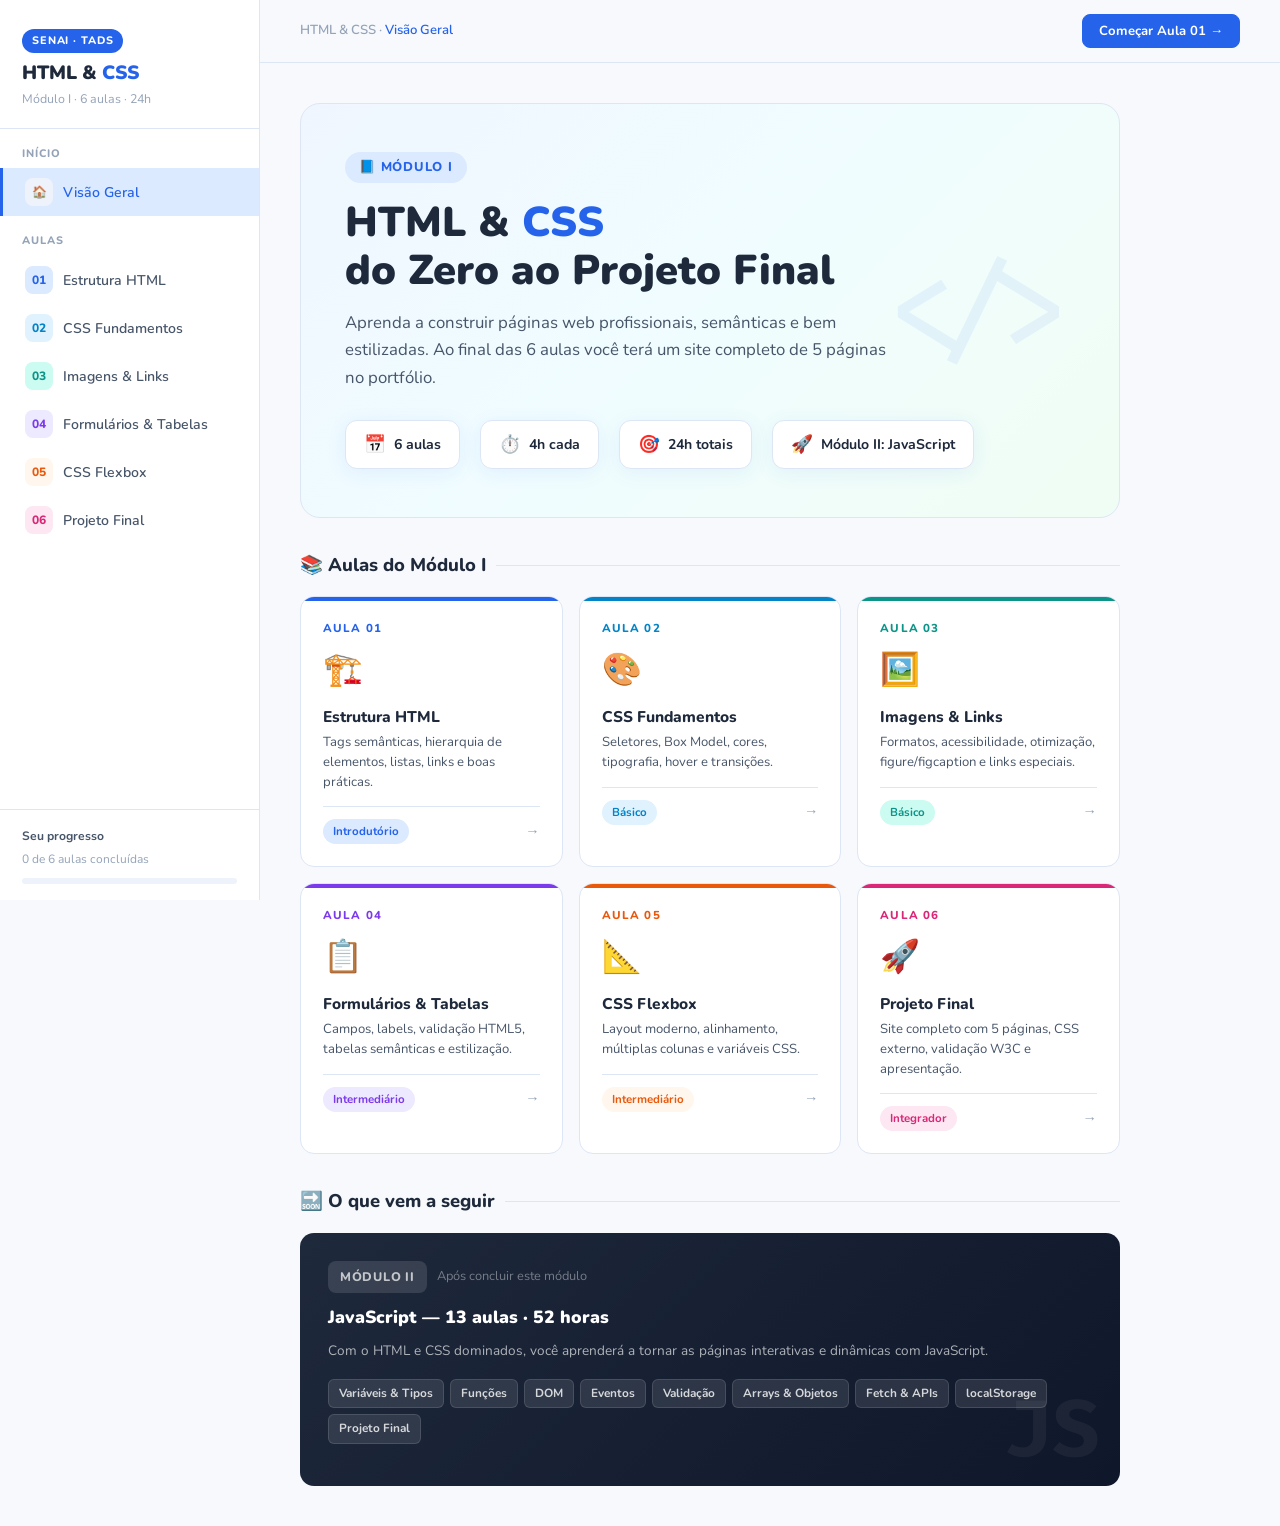
<file: plano-html-css-main/index.html>
<!DOCTYPE html>
<html lang="pt-BR">
<head>
<meta charset="UTF-8">
<meta name="viewport" content="width=device-width, initial-scale=1.0">
<title>HTML & CSS — Plano de Aulas SENAI</title>
<link rel="preconnect" href="https://fonts.googleapis.com">
<link href="https://fonts.googleapis.com/css2?family=Nunito:wght@400;600;700;800;900&family=Fira+Code:wght@400;500&display=swap" rel="stylesheet">
<style>
/* ══════════════════════════════════════════════
   RESET & VARIÁVEIS
══════════════════════════════════════════════ */
*, *::before, *::after { margin: 0; padding: 0; box-sizing: border-box; }

:root {
  --bg:        #F7F9FC;
  --surface:   #FFFFFF;
  --surface2:  #EEF3FB;
  --border:    #DDE6F5;

  --blue:      #2563EB;
  --blue-lt:   #DBEAFE;
  --blue-mid:  #3B82F6;
  --sky:       #38BDF8;
  --sky-lt:    #E0F7FF;

  --teal:      #0D9488;
  --teal-lt:   #CCFBF1;
  --green:     #16A34A;
  --green-lt:  #DCFCE7;
  --purple:    #7C3AED;
  --purple-lt: #EDE9FE;
  --orange:    #EA580C;
  --orange-lt: #FFF7ED;
  --pink:      #DB2777;
  --pink-lt:   #FCE7F3;
  --amber:     #D97706;
  --amber-lt:  #FEF3C7;

  --txt:       #1E293B;
  --txt-2:     #475569;
  --txt-3:     #94A3B8;

  --nav-w:     260px;
  --radius:    14px;
  --shadow:    0 4px 20px rgba(37,99,235,.08);
  --shadow-lg: 0 8px 40px rgba(37,99,235,.14);

  --font:      'Nunito', sans-serif;
  --mono:      'Fira Code', monospace;
}

html { scroll-behavior: smooth; }

body {
  font-family: var(--font);
  background: var(--bg);
  color: var(--txt);
  display: flex;
  min-height: 100vh;
  line-height: 1.65;
}

/* ══════════════════════════════════════════════
   SIDEBAR NAV
══════════════════════════════════════════════ */
#sidebar {
  width: var(--nav-w);
  background: var(--surface);
  border-right: 1px solid var(--border);
  position: fixed;
  top: 0; left: 0;
  height: 100vh;
  overflow-y: auto;
  display: flex;
  flex-direction: column;
  z-index: 200;
  transition: transform .3s ease;
}

.sidebar-brand {
  padding: 26px 22px 18px;
  border-bottom: 1px solid var(--border);
}
.brand-badge {
  display: inline-block;
  background: var(--blue);
  color: #fff;
  font-size: .68rem;
  font-weight: 800;
  letter-spacing: .08em;
  padding: 3px 10px;
  border-radius: 20px;
  margin-bottom: 8px;
  text-transform: uppercase;
}
.brand-title {
  font-size: 1.2rem;
  font-weight: 900;
  color: var(--txt);
  line-height: 1.25;
}
.brand-title span { color: var(--blue); }
.brand-sub {
  font-size: .78rem;
  color: var(--txt-3);
  margin-top: 4px;
}

.nav-section-label {
  font-size: .68rem;
  font-weight: 800;
  letter-spacing: .1em;
  color: var(--txt-3);
  text-transform: uppercase;
  padding: 16px 22px 6px;
}

.nav-item {
  display: flex;
  align-items: center;
  gap: 10px;
  padding: 10px 18px 10px 22px;
  border-radius: 0;
  cursor: pointer;
  text-decoration: none;
  color: var(--txt-2);
  font-size: .88rem;
  font-weight: 600;
  transition: background .18s, color .18s;
  border-left: 3px solid transparent;
  position: relative;
}
.nav-item:hover { background: var(--surface2); color: var(--blue); }
.nav-item.active {
  background: var(--blue-lt);
  color: var(--blue);
  border-left-color: var(--blue);
}
.nav-dot {
  width: 28px; height: 28px;
  border-radius: 8px;
  display: flex; align-items: center; justify-content: center;
  font-size: .75rem;
  font-weight: 800;
  flex-shrink: 0;
}
.nav-check {
  margin-left: auto;
  font-size: .7rem;
  opacity: 0;
  transition: opacity .2s;
}
.nav-item.done .nav-check { opacity: 1; color: var(--green); }

.sidebar-footer {
  margin-top: auto;
  padding: 16px 22px;
  border-top: 1px solid var(--border);
  font-size: .76rem;
  color: var(--txt-3);
}
.progress-bar-wrap {
  background: var(--surface2);
  border-radius: 20px;
  height: 6px;
  margin-top: 8px;
  overflow: hidden;
}
.progress-bar-fill {
  height: 100%;
  background: linear-gradient(90deg, var(--blue), var(--sky));
  border-radius: 20px;
  transition: width .4s ease;
}

/* ══════════════════════════════════════════════
   MAIN CONTENT
══════════════════════════════════════════════ */
#main {
  margin-left: var(--nav-w);
  flex: 1;
  min-height: 100vh;
}

/* ── TOP BAR ── */
.topbar {
  position: sticky; top: 0;
  background: rgba(247,249,252,.92);
  backdrop-filter: blur(12px);
  border-bottom: 1px solid var(--border);
  padding: 14px 40px;
  display: flex;
  align-items: center;
  justify-content: space-between;
  z-index: 100;
}
.topbar-left { display: flex; align-items: center; gap: 12px; }
.topbar-crumb {
  font-size: .82rem;
  color: var(--txt-3);
  font-weight: 600;
}
.topbar-crumb span { color: var(--blue); }
.topbar-right { display: flex; gap: 8px; }
.btn-nav {
  background: var(--surface);
  border: 1px solid var(--border);
  color: var(--txt-2);
  padding: 7px 16px;
  border-radius: 8px;
  font-size: .82rem;
  font-weight: 700;
  cursor: pointer;
  font-family: var(--font);
  transition: all .18s;
  display: flex; align-items: center; gap: 6px;
}
.btn-nav:hover { background: var(--blue); color: #fff; border-color: var(--blue); }
.btn-nav.primary { background: var(--blue); color: #fff; border-color: var(--blue); }
.btn-nav.primary:hover { background: #1D4ED8; }
#menu-toggle {
  display: none;
  background: none; border: none;
  font-size: 1.3rem; cursor: pointer; color: var(--txt);
}

/* ── PÁGINAS ── */
.page { display: none; padding: 40px; max-width: 900px; animation: fadeIn .35s ease; }
.page.active { display: block; }
@keyframes fadeIn { from { opacity: 0; transform: translateY(14px); } to { opacity: 1; transform: translateY(0); } }

/* ══════════════════════════════════════════════
   HOME PAGE
══════════════════════════════════════════════ */
.hero-home {
  background: linear-gradient(135deg, #EFF6FF 0%, #F0FDFF 50%, #F0FDF4 100%);
  border: 1px solid var(--border);
  border-radius: 20px;
  padding: 48px 44px;
  margin-bottom: 32px;
  position: relative;
  overflow: hidden;
}
.hero-home::before {
  content: '</>';
  position: absolute;
  right: 40px; top: 50%;
  transform: translateY(-50%);
  font-family: var(--mono);
  font-size: 7rem;
  color: rgba(37,99,235,.07);
  font-weight: 500;
  user-select: none;
}
.hero-eyebrow {
  display: inline-flex; align-items: center; gap: 8px;
  background: var(--blue-lt);
  color: var(--blue);
  font-size: .8rem;
  font-weight: 800;
  letter-spacing: .06em;
  padding: 5px 14px;
  border-radius: 20px;
  margin-bottom: 16px;
  text-transform: uppercase;
}
.hero-home h1 {
  font-size: 2.6rem;
  font-weight: 900;
  line-height: 1.15;
  color: var(--txt);
  margin-bottom: 14px;
}
.hero-home h1 span { color: var(--blue); }
.hero-home p { font-size: 1.05rem; color: var(--txt-2); max-width: 560px; margin-bottom: 28px; }

.hero-stats {
  display: flex; gap: 20px; flex-wrap: wrap;
}
.stat-pill {
  display: flex; align-items: center; gap: 8px;
  background: var(--surface);
  border: 1px solid var(--border);
  padding: 9px 18px;
  border-radius: 12px;
  font-size: .88rem;
  font-weight: 700;
  color: var(--txt);
  box-shadow: var(--shadow);
}
.stat-pill .icon { font-size: 1.1rem; }

/* ── GRID DE AULAS ── */
.section-title {
  font-size: 1.15rem;
  font-weight: 800;
  color: var(--txt);
  margin-bottom: 16px;
  display: flex; align-items: center; gap: 10px;
}
.section-title::after {
  content: '';
  flex: 1;
  height: 1px;
  background: var(--border);
}

.aulas-grid {
  display: grid;
  grid-template-columns: repeat(auto-fill, minmax(260px, 1fr));
  gap: 16px;
  margin-bottom: 32px;
}

.aula-card {
  background: var(--surface);
  border: 1px solid var(--border);
  border-radius: var(--radius);
  padding: 22px;
  cursor: pointer;
  transition: transform .2s, box-shadow .2s, border-color .2s;
  position: relative;
  overflow: hidden;
}
.aula-card::before {
  content: '';
  position: absolute;
  top: 0; left: 0; right: 0;
  height: 4px;
  border-radius: var(--radius) var(--radius) 0 0;
}
.aula-card:hover {
  transform: translateY(-4px);
  box-shadow: var(--shadow-lg);
  border-color: transparent;
}
.aula-card-num {
  font-size: .72rem;
  font-weight: 800;
  letter-spacing: .1em;
  text-transform: uppercase;
  margin-bottom: 6px;
}
.aula-card-icon {
  font-size: 2rem;
  margin-bottom: 10px;
  display: block;
}
.aula-card h3 {
  font-size: .97rem;
  font-weight: 800;
  color: var(--txt);
  margin-bottom: 6px;
  line-height: 1.3;
}
.aula-card p {
  font-size: .82rem;
  color: var(--txt-2);
  line-height: 1.5;
}
.aula-card-footer {
  display: flex;
  align-items: center;
  justify-content: space-between;
  margin-top: 14px;
  padding-top: 12px;
  border-top: 1px solid var(--border);
}
.tag-nivel {
  font-size: .72rem;
  font-weight: 700;
  padding: 3px 10px;
  border-radius: 20px;
}
.aula-card-arrow { font-size: .9rem; color: var(--txt-3); }

/* Módulo II card */
.modulo2-card {
  background: linear-gradient(135deg, #1E293B 0%, #0F172A 100%);
  border: none;
  border-radius: var(--radius);
  padding: 28px;
  color: #fff;
  position: relative;
  overflow: hidden;
}
.modulo2-card::after {
  content: 'JS';
  position: absolute;
  right: 20px; bottom: -10px;
  font-family: var(--mono);
  font-size: 5rem;
  font-weight: 700;
  color: rgba(255,255,255,.05);
}
.modulo2-card h3 { font-size: 1.1rem; font-weight: 900; margin-bottom: 8px; }
.modulo2-card p { font-size: .85rem; color: rgba(255,255,255,.65); margin-bottom: 16px; }
.js-topics {
  display: flex; flex-wrap: wrap; gap: 6px; margin-bottom: 14px;
}
.js-chip {
  background: rgba(255,255,255,.1);
  color: rgba(255,255,255,.8);
  font-size: .74rem;
  font-weight: 700;
  padding: 4px 10px;
  border-radius: 6px;
  border: 1px solid rgba(255,255,255,.12);
}

/* ══════════════════════════════════════════════
   AULA PAGE
══════════════════════════════════════════════ */
.aula-hero {
  border-radius: 20px;
  padding: 40px 40px 36px;
  margin-bottom: 28px;
  position: relative;
  overflow: hidden;
}
.aula-hero-eyebrow {
  font-size: .76rem;
  font-weight: 800;
  letter-spacing: .1em;
  text-transform: uppercase;
  opacity: .7;
  margin-bottom: 8px;
}
.aula-hero h1 {
  font-size: 2rem;
  font-weight: 900;
  line-height: 1.2;
  margin-bottom: 12px;
  color: var(--txt);
}
.aula-hero p {
  font-size: 1rem;
  color: var(--txt-2);
  max-width: 600px;
  margin-bottom: 22px;
}
.aula-meta-row {
  display: flex; gap: 10px; flex-wrap: wrap;
}
.meta-chip {
  display: flex; align-items: center; gap: 6px;
  background: rgba(255,255,255,.7);
  border: 1px solid var(--border);
  border-radius: 8px;
  padding: 6px 14px;
  font-size: .82rem;
  font-weight: 700;
  color: var(--txt);
  backdrop-filter: blur(4px);
}

/* ── SEÇÕES DA AULA ── */
.content-section {
  background: var(--surface);
  border: 1px solid var(--border);
  border-radius: var(--radius);
  margin-bottom: 20px;
  overflow: hidden;
}
.section-header {
  padding: 16px 22px;
  display: flex;
  align-items: center;
  gap: 12px;
  cursor: pointer;
  user-select: none;
  border-bottom: 1px solid transparent;
  transition: background .15s;
}
.section-header:hover { background: var(--surface2); }
.section-header.open { border-bottom-color: var(--border); }
.section-icon {
  width: 36px; height: 36px;
  border-radius: 10px;
  display: flex; align-items: center; justify-content: center;
  font-size: 1rem;
  flex-shrink: 0;
}
.section-label {
  font-size: .97rem;
  font-weight: 800;
  color: var(--txt);
  flex: 1;
}
.section-chevron {
  color: var(--txt-3);
  transition: transform .25s;
  font-size: .9rem;
}
.section-header.open .section-chevron { transform: rotate(180deg); }
.section-body {
  padding: 0;
  max-height: 0;
  overflow: hidden;
  transition: max-height .35s ease, padding .35s;
}
.section-body.open {
  padding: 20px 22px 22px;
  max-height: 2000px;
}

/* ── LISTAS ── */
.item-list { list-style: none; display: flex; flex-direction: column; gap: 8px; }
.item-list li {
  display: flex;
  align-items: flex-start;
  gap: 10px;
  font-size: .9rem;
  color: var(--txt-2);
  line-height: 1.55;
}
.item-list li::before {
  content: '›';
  font-size: 1.1rem;
  font-weight: 800;
  flex-shrink: 0;
  margin-top: 1px;
}

.steps-list { list-style: none; display: flex; flex-direction: column; gap: 12px; }
.steps-list li {
  display: flex;
  gap: 14px;
  align-items: flex-start;
  font-size: .9rem;
  color: var(--txt-2);
  line-height: 1.55;
}
.step-num {
  width: 26px; height: 26px;
  border-radius: 8px;
  background: var(--blue-lt);
  color: var(--blue);
  font-size: .78rem;
  font-weight: 800;
  display: flex; align-items: center; justify-content: center;
  flex-shrink: 0;
  margin-top: 2px;
}

/* ── RECURSOS ── */
.recursos-grid {
  display: grid;
  grid-template-columns: repeat(auto-fill, minmax(240px, 1fr));
  gap: 12px;
}
.recurso-card {
  background: var(--surface2);
  border: 1px solid var(--border);
  border-radius: 12px;
  padding: 16px;
  text-decoration: none;
  color: var(--txt);
  transition: all .2s;
  display: flex;
  flex-direction: column;
  gap: 6px;
}
.recurso-card:hover {
  border-color: var(--blue);
  box-shadow: 0 0 0 3px var(--blue-lt);
  transform: translateY(-2px);
}
.recurso-icon { font-size: 1.5rem; }
.recurso-title {
  font-size: .88rem;
  font-weight: 800;
  color: var(--txt);
  line-height: 1.3;
}
.recurso-desc {
  font-size: .78rem;
  color: var(--txt-3);
}
.recurso-link {
  display: flex; align-items: center; gap: 5px;
  font-size: .78rem;
  font-weight: 700;
  color: var(--blue);
  margin-top: 4px;
}

/* ── APROFUNDAMENTO ── */
.deep-list { display: flex; flex-direction: column; gap: 8px; }
.deep-link {
  display: flex;
  align-items: center;
  gap: 10px;
  background: var(--surface2);
  border: 1px solid var(--border);
  border-radius: 10px;
  padding: 11px 16px;
  text-decoration: none;
  color: var(--txt);
  font-size: .88rem;
  font-weight: 600;
  transition: all .18s;
}
.deep-link:hover {
  border-color: var(--blue);
  color: var(--blue);
  background: var(--blue-lt);
}
.deep-link-arrow { margin-left: auto; color: var(--txt-3); font-size: .85rem; transition: transform .18s; }
.deep-link:hover .deep-link-arrow { transform: translateX(4px); color: var(--blue); }

/* ── DESAFIO ── */
.desafio-box {
  border-radius: 16px;
  border: 2px solid;
  overflow: hidden;
}
.desafio-header {
  padding: 20px 24px 16px;
  display: flex;
  align-items: flex-start;
  gap: 14px;
}
.desafio-emoji { font-size: 2.2rem; line-height: 1; }
.desafio-header-text h3 {
  font-size: 1.1rem;
  font-weight: 900;
  margin-bottom: 4px;
}
.desafio-header-text p {
  font-size: .88rem;
  opacity: .75;
  line-height: 1.5;
}
.desafio-body { padding: 0 24px 24px; }
.desafio-checklist {
  list-style: none;
  display: flex;
  flex-direction: column;
  gap: 8px;
  margin-bottom: 20px;
}
.desafio-checklist li {
  display: flex;
  align-items: flex-start;
  gap: 10px;
  font-size: .9rem;
  line-height: 1.55;
  padding: 8px 12px;
  border-radius: 8px;
}
.check-box {
  width: 20px; height: 20px;
  border-radius: 5px;
  border: 2px solid;
  flex-shrink: 0;
  margin-top: 2px;
  cursor: pointer;
  display: flex; align-items: center; justify-content: center;
  font-size: .7rem;
  transition: all .15s;
}
.check-box.checked { content: '✓'; }
.desafio-entrega {
  border-radius: 10px;
  padding: 14px 16px;
  font-size: .88rem;
  margin-bottom: 16px;
}
.desafio-entrega strong { display: block; font-size: .8rem; font-weight: 800; letter-spacing: .06em; text-transform: uppercase; margin-bottom: 4px; }
.criterios-grid {
  display: grid;
  grid-template-columns: 1fr 1fr;
  gap: 8px;
}
.criterio-chip {
  background: rgba(255,255,255,.5);
  border: 1px solid;
  border-radius: 8px;
  padding: 8px 12px;
  font-size: .8rem;
  font-weight: 700;
  display: flex;
  align-items: center;
  gap: 6px;
}

/* ── MUNDO DO TRABALHO ── */
.mundo-box {
  background: linear-gradient(135deg, #EFF6FF, #F0FDFF);
  border: 1px solid var(--blue-lt);
  border-radius: 14px;
  padding: 22px 24px;
  display: flex;
  gap: 16px;
  align-items: flex-start;
}
.mundo-icon { font-size: 2rem; flex-shrink: 0; }
.mundo-box h4 { font-size: .88rem; font-weight: 800; color: var(--blue); margin-bottom: 6px; text-transform: uppercase; letter-spacing: .06em; }
.mundo-box p { font-size: .9rem; color: var(--txt-2); line-height: 1.6; }

/* ── PROGRESSO DA AULA ── */
.aula-progress {
  background: var(--surface);
  border: 1px solid var(--border);
  border-radius: var(--radius);
  padding: 18px 22px;
  margin-bottom: 20px;
  display: flex;
  align-items: center;
  gap: 16px;
}
.progress-ring { font-size: 2rem; }
.progress-text { flex: 1; }
.progress-text h4 { font-size: .88rem; font-weight: 800; color: var(--txt); margin-bottom: 2px; }
.progress-text p { font-size: .78rem; color: var(--txt-3); }
.btn-complete {
  background: var(--green);
  color: #fff;
  border: none;
  padding: 9px 20px;
  border-radius: 9px;
  font-size: .85rem;
  font-weight: 800;
  cursor: pointer;
  font-family: var(--font);
  transition: all .18s;
  display: flex; align-items: center; gap: 6px;
}
.btn-complete:hover { background: #15803D; transform: scale(1.03); }
.btn-complete.done { background: var(--surface2); color: var(--green); border: 2px solid var(--green); }

/* ── CÓDIGO INLINE ── */
code {
  font-family: var(--mono);
  background: var(--surface2);
  border: 1px solid var(--border);
  color: var(--blue);
  padding: 2px 7px;
  border-radius: 5px;
  font-size: .82em;
}

/* ══════════════════════════════════════════════
   AULA CORES TEMÁTICAS
══════════════════════════════════════════════ */
/* Aula 1 — Azul */
.t1 { --ac: var(--blue); --ac-lt: var(--blue-lt); --ac-mid: var(--blue-mid); }
/* Aula 2 — Sky */
.t2 { --ac: #0284C7; --ac-lt: #E0F2FE; --ac-mid: #0EA5E9; }
/* Aula 3 — Teal */
.t3 { --ac: var(--teal); --ac-lt: var(--teal-lt); --ac-mid: #14B8A6; }
/* Aula 4 — Roxo */
.t4 { --ac: var(--purple); --ac-lt: var(--purple-lt); --ac-mid: #8B5CF6; }
/* Aula 5 — Orange */
.t5 { --ac: var(--orange); --ac-lt: var(--orange-lt); --ac-mid: #F97316; }
/* Aula 6 — Pink */
.t6 { --ac: var(--pink); --ac-lt: var(--pink-lt); --ac-mid: #EC4899; }

/* Aplicação das cores */
[class*="t"] .aula-hero { background: linear-gradient(135deg, var(--ac-lt), #F7F9FC); border: 1px solid var(--border); }
[class*="t"] .aula-hero h1 { color: var(--txt); }
[class*="t"] .aula-hero-eyebrow { color: var(--ac); }
[class*="t"] .section-icon { background: var(--ac-lt); color: var(--ac); }
[class*="t"] .item-list li::before { color: var(--ac); }
[class*="t"] .step-num { background: var(--ac-lt); color: var(--ac); }

/* Cards na home */
.c1::before { background: var(--blue); }
.c2::before { background: #0284C7; }
.c3::before { background: var(--teal); }
.c4::before { background: var(--purple); }
.c5::before { background: var(--orange); }
.c6::before { background: var(--pink); }

.c1 .aula-card-num { color: var(--blue); }
.c2 .aula-card-num { color: #0284C7; }
.c3 .aula-card-num { color: var(--teal); }
.c4 .aula-card-num { color: var(--purple); }
.c5 .aula-card-num { color: var(--orange); }
.c6 .aula-card-num { color: var(--pink); }

.c1 .tag-nivel { background: var(--blue-lt); color: var(--blue); }
.c2 .tag-nivel { background: #E0F2FE; color: #0284C7; }
.c3 .tag-nivel { background: var(--teal-lt); color: var(--teal); }
.c4 .tag-nivel { background: var(--purple-lt); color: var(--purple); }
.c5 .tag-nivel { background: var(--orange-lt); color: var(--orange); }
.c6 .tag-nivel { background: var(--pink-lt); color: var(--pink); }

/* Sidebar nav dots */
.nd1 { background: var(--blue-lt); color: var(--blue); }
.nd2 { background: #E0F2FE; color: #0284C7; }
.nd3 { background: var(--teal-lt); color: var(--teal); }
.nd4 { background: var(--purple-lt); color: var(--purple); }
.nd5 { background: var(--orange-lt); color: var(--orange); }
.nd6 { background: var(--pink-lt); color: var(--pink); }

/* Desafio boxes */
.t1 .desafio-box { border-color: var(--blue-lt); }
.t1 .desafio-header { background: var(--blue-lt); }
.t1 .desafio-header-text h3 { color: var(--blue); }
.t1 .desafio-checklist li { background: #F0F7FF; }
.t1 .check-box { border-color: var(--blue); color: var(--blue); }
.t1 .check-box.checked { background: var(--blue); color: #fff; }
.t1 .desafio-entrega { background: var(--blue-lt); color: var(--blue); }
.t1 .criterio-chip { border-color: var(--blue-lt); background: var(--blue-lt); color: var(--blue); }

.t2 .desafio-box { border-color: #BAE6FD; }
.t2 .desafio-header { background: #E0F2FE; }
.t2 .desafio-header-text h3 { color: #0284C7; }
.t2 .desafio-checklist li { background: #F0F9FF; }
.t2 .check-box { border-color: #0284C7; color: #0284C7; }
.t2 .check-box.checked { background: #0284C7; color: #fff; }
.t2 .desafio-entrega { background: #E0F2FE; color: #0284C7; }
.t2 .criterio-chip { border-color: #BAE6FD; background: #E0F2FE; color: #0284C7; }

.t3 .desafio-box { border-color: var(--teal-lt); }
.t3 .desafio-header { background: var(--teal-lt); }
.t3 .desafio-header-text h3 { color: var(--teal); }
.t3 .desafio-checklist li { background: #F0FDFA; }
.t3 .check-box { border-color: var(--teal); color: var(--teal); }
.t3 .check-box.checked { background: var(--teal); color: #fff; }
.t3 .desafio-entrega { background: var(--teal-lt); color: var(--teal); }
.t3 .criterio-chip { border-color: var(--teal-lt); background: var(--teal-lt); color: var(--teal); }

.t4 .desafio-box { border-color: var(--purple-lt); }
.t4 .desafio-header { background: var(--purple-lt); }
.t4 .desafio-header-text h3 { color: var(--purple); }
.t4 .desafio-checklist li { background: #FAF5FF; }
.t4 .check-box { border-color: var(--purple); color: var(--purple); }
.t4 .check-box.checked { background: var(--purple); color: #fff; }
.t4 .desafio-entrega { background: var(--purple-lt); color: var(--purple); }
.t4 .criterio-chip { border-color: var(--purple-lt); background: var(--purple-lt); color: var(--purple); }

.t5 .desafio-box { border-color: #FED7AA; }
.t5 .desafio-header { background: var(--orange-lt); }
.t5 .desafio-header-text h3 { color: var(--orange); }
.t5 .desafio-checklist li { background: #FFF7ED; }
.t5 .check-box { border-color: var(--orange); color: var(--orange); }
.t5 .check-box.checked { background: var(--orange); color: #fff; }
.t5 .desafio-entrega { background: var(--orange-lt); color: var(--orange); }
.t5 .criterio-chip { border-color: #FED7AA; background: var(--orange-lt); color: var(--orange); }

.t6 .desafio-box { border-color: #FBCFE8; }
.t6 .desafio-header { background: var(--pink-lt); }
.t6 .desafio-header-text h3 { color: var(--pink); }
.t6 .desafio-checklist li { background: #FFF1F5; }
.t6 .check-box { border-color: var(--pink); color: var(--pink); }
.t6 .check-box.checked { background: var(--pink); color: #fff; }
.t6 .desafio-entrega { background: var(--pink-lt); color: var(--pink); }
.t6 .criterio-chip { border-color: #FBCFE8; background: var(--pink-lt); color: var(--pink); }

/* ══════════════════════════════════════════════
   MOBILE
══════════════════════════════════════════════ */
@media (max-width: 768px) {
  #sidebar { transform: translateX(-100%); }
  #sidebar.open { transform: translateX(0); }
  #main { margin-left: 0; }
  #menu-toggle { display: flex; }
  .page { padding: 24px 18px; }
  .hero-home { padding: 28px 22px; }
  .hero-home h1 { font-size: 1.9rem; }
  .hero-home::before { display: none; }
  .criterios-grid { grid-template-columns: 1fr; }
  .topbar { padding: 12px 18px; }
  .aula-hero { padding: 26px 22px; }
  .aula-hero h1 { font-size: 1.5rem; }
}

/* Overlay mobile */
#overlay {
  display: none;
  position: fixed;
  inset: 0;
  background: rgba(0,0,0,.35);
  z-index: 150;
}
#overlay.show { display: block; }
</style>
</head>
<body>

<!-- ══════════════════════════════════════════
     SIDEBAR
══════════════════════════════════════════ -->
<nav id="sidebar">
  <div class="sidebar-brand">
    <div class="brand-badge">SENAI · TADS</div>
    <div class="brand-title">HTML &amp; <span>CSS</span></div>
    <div class="brand-sub">Módulo I · 6 aulas · 24h</div>
  </div>

  <div class="nav-section-label">Início</div>
  <a class="nav-item active" onclick="goTo('home')" href="#">
    <span class="nav-dot" style="background:#EEF3FB;color:#64748B;">🏠</span>
    Visão Geral
  </a>

  <div class="nav-section-label">Aulas</div>
  <a class="nav-item" onclick="goTo('a1')" href="#" data-page="a1">
    <span class="nav-dot nd1">01</span>
    Estrutura HTML
    <span class="nav-check">✓</span>
  </a>
  <a class="nav-item" onclick="goTo('a2')" href="#" data-page="a2">
    <span class="nav-dot nd2">02</span>
    CSS Fundamentos
    <span class="nav-check">✓</span>
  </a>
  <a class="nav-item" onclick="goTo('a3')" href="#" data-page="a3">
    <span class="nav-dot nd3">03</span>
    Imagens &amp; Links
    <span class="nav-check">✓</span>
  </a>
  <a class="nav-item" onclick="goTo('a4')" href="#" data-page="a4">
    <span class="nav-dot nd4">04</span>
    Formulários &amp; Tabelas
    <span class="nav-check">✓</span>
  </a>
  <a class="nav-item" onclick="goTo('a5')" href="#" data-page="a5">
    <span class="nav-dot nd5">05</span>
    CSS Flexbox
    <span class="nav-check">✓</span>
  </a>
  <a class="nav-item" onclick="goTo('a6')" href="#" data-page="a6">
    <span class="nav-dot nd6">06</span>
    Projeto Final
    <span class="nav-check">✓</span>
  </a>

  <div class="sidebar-footer">
    <div style="font-weight:700;color:var(--txt-2);margin-bottom:4px;">Seu progresso</div>
    <div style="color:var(--txt-3);font-size:.75rem;" id="progress-label">0 de 6 aulas concluídas</div>
    <div class="progress-bar-wrap">
      <div class="progress-bar-fill" id="progress-fill" style="width:0%"></div>
    </div>
  </div>
</nav>

<div id="overlay" onclick="closeSidebar()"></div>

<!-- ══════════════════════════════════════════
     MAIN
══════════════════════════════════════════ -->
<div id="main">

  <!-- TOPBAR -->
  <div class="topbar">
    <div class="topbar-left">
      <button id="menu-toggle" onclick="toggleSidebar()">☰</button>
      <span class="topbar-crumb" id="topbar-crumb">HTML &amp; CSS · <span>Visão Geral</span></span>
    </div>
    <div class="topbar-right">
      <button class="btn-nav" id="btn-prev" onclick="prevPage()" style="display:none">← Anterior</button>
      <button class="btn-nav primary" id="btn-next" onclick="nextPage()">Próxima aula →</button>
    </div>
  </div>

  <!-- ════════════════ HOME ════════════════ -->
  <div class="page active" id="page-home">
    <div class="hero-home">
      <div class="hero-eyebrow">📘 Módulo I</div>
      <h1>HTML &amp; <span>CSS</span><br>do Zero ao Projeto Final</h1>
      <p>Aprenda a construir páginas web profissionais, semânticas e bem estilizadas. Ao final das 6 aulas você terá um site completo de 5 páginas no portfólio.</p>
      <div class="hero-stats">
        <div class="stat-pill"><span class="icon">📅</span> 6 aulas</div>
        <div class="stat-pill"><span class="icon">⏱️</span> 4h cada</div>
        <div class="stat-pill"><span class="icon">🎯</span> 24h totais</div>
        <div class="stat-pill"><span class="icon">🚀</span> Módulo II: JavaScript</div>
      </div>
    </div>

    <div class="section-title">📚 Aulas do Módulo I</div>
    <div class="aulas-grid">
      <div class="aula-card c1" onclick="goTo('a1')">
        <div class="aula-card-num">Aula 01</div>
        <span class="aula-card-icon">🏗️</span>
        <h3>Estrutura HTML</h3>
        <p>Tags semânticas, hierarquia de elementos, listas, links e boas práticas.</p>
        <div class="aula-card-footer">
          <span class="tag-nivel">Introdutório</span>
          <span class="aula-card-arrow">→</span>
        </div>
      </div>
      <div class="aula-card c2" onclick="goTo('a2')">
        <div class="aula-card-num">Aula 02</div>
        <span class="aula-card-icon">🎨</span>
        <h3>CSS Fundamentos</h3>
        <p>Seletores, Box Model, cores, tipografia, hover e transições.</p>
        <div class="aula-card-footer">
          <span class="tag-nivel">Básico</span>
          <span class="aula-card-arrow">→</span>
        </div>
      </div>
      <div class="aula-card c3" onclick="goTo('a3')">
        <div class="aula-card-num">Aula 03</div>
        <span class="aula-card-icon">🖼️</span>
        <h3>Imagens &amp; Links</h3>
        <p>Formatos, acessibilidade, otimização, figure/figcaption e links especiais.</p>
        <div class="aula-card-footer">
          <span class="tag-nivel">Básico</span>
          <span class="aula-card-arrow">→</span>
        </div>
      </div>
      <div class="aula-card c4" onclick="goTo('a4')">
        <div class="aula-card-num">Aula 04</div>
        <span class="aula-card-icon">📋</span>
        <h3>Formulários &amp; Tabelas</h3>
        <p>Campos, labels, validação HTML5, tabelas semânticas e estilização.</p>
        <div class="aula-card-footer">
          <span class="tag-nivel">Intermediário</span>
          <span class="aula-card-arrow">→</span>
        </div>
      </div>
      <div class="aula-card c5" onclick="goTo('a5')">
        <div class="aula-card-num">Aula 05</div>
        <span class="aula-card-icon">📐</span>
        <h3>CSS Flexbox</h3>
        <p>Layout moderno, alinhamento, múltiplas colunas e variáveis CSS.</p>
        <div class="aula-card-footer">
          <span class="tag-nivel">Intermediário</span>
          <span class="aula-card-arrow">→</span>
        </div>
      </div>
      <div class="aula-card c6" onclick="goTo('a6')">
        <div class="aula-card-num">Aula 06</div>
        <span class="aula-card-icon">🚀</span>
        <h3>Projeto Final</h3>
        <p>Site completo com 5 páginas, CSS externo, validação W3C e apresentação.</p>
        <div class="aula-card-footer">
          <span class="tag-nivel">Integrador</span>
          <span class="aula-card-arrow">→</span>
        </div>
      </div>
    </div>

    <div class="section-title">🔜 O que vem a seguir</div>
    <div class="modulo2-card">
      <div style="display:flex;align-items:center;gap:10px;margin-bottom:10px;">
        <span style="background:rgba(255,255,255,.12);border-radius:8px;padding:6px 12px;font-size:.78rem;font-weight:800;color:rgba(255,255,255,.7);letter-spacing:.06em;">MÓDULO II</span>
        <span style="color:rgba(255,255,255,.4);font-size:.8rem;">Após concluir este módulo</span>
      </div>
      <h3>JavaScript — 13 aulas · 52 horas</h3>
      <p>Com o HTML e CSS dominados, você aprenderá a tornar as páginas interativas e dinâmicas com JavaScript.</p>
      <div class="js-topics">
        <span class="js-chip">Variáveis &amp; Tipos</span>
        <span class="js-chip">Funções</span>
        <span class="js-chip">DOM</span>
        <span class="js-chip">Eventos</span>
        <span class="js-chip">Validação</span>
        <span class="js-chip">Arrays &amp; Objetos</span>
        <span class="js-chip">Fetch &amp; APIs</span>
        <span class="js-chip">localStorage</span>
        <span class="js-chip">Projeto Final</span>
      </div>
    </div>
  </div><!-- /home -->


<!-- ════════════════════════════════════════════════════════════
     AULA 01 — HTML
════════════════════════════════════════════════════════════ -->
<div class="page t1" id="page-a1">
  <div class="aula-progress">
    <span class="progress-ring">📖</span>
    <div class="progress-text">
      <h4>Aula 01 de 06</h4>
      <p>Marque como concluída quando terminar o desafio</p>
    </div>
    <button class="btn-complete" id="complete-a1" onclick="markDone('a1')">✓ Marcar como concluída</button>
  </div>
  <div class="aula-hero">
    <div class="aula-hero-eyebrow">Aula 01 · Introdutório · 4 horas</div>
    <h1>🏗️ Estrutura HTML</h1>
    <p>A espinha dorsal de qualquer página web. Aprenda a escrever HTML semântico, organizado e acessível — a base de tudo que vem depois.</p>
    <div class="aula-meta-row">
      <span class="meta-chip">⏱️ 4 horas</span>
      <span class="meta-chip">📁 1 arquivo HTML</span>
      <span class="meta-chip">🎯 Nível introdutório</span>
    </div>
  </div>

  <div class="content-section">
    <div class="section-header open" onclick="toggle(this)">
      <span class="section-icon">🎯</span>
      <span class="section-label">Objetivo Geral</span>
      <span class="section-chevron">▼</span>
    </div>
    <div class="section-body open">
      <p style="font-size:.95rem;color:var(--txt-2);line-height:1.7;">Desenvolver a capacidade de construir a estrutura básica de uma página HTML5, compreendendo a hierarquia de elementos, semântica e boas práticas de codificação — fundamentos que serão usados em todas as aulas seguintes.</p>
    </div>
  </div>

  <div class="content-section">
    <div class="section-header open" onclick="toggle(this)">
      <span class="section-icon">💡</span>
      <span class="section-label">O que você vai aprender</span>
      <span class="section-chevron">▼</span>
    </div>
    <div class="section-body open">
      <ul class="item-list">
        <li>A estrutura obrigatória de todo documento HTML5: <code>!DOCTYPE</code>, <code>html</code>, <code>head</code>, <code>body</code></li>
        <li>Tags de conteúdo: <code>h1–h6</code>, <code>p</code>, <code>strong</code>, <code>em</code>, <code>span</code>, <code>div</code></li>
        <li>Tags semânticas do HTML5: <code>header</code>, <code>nav</code>, <code>main</code>, <code>section</code>, <code>article</code>, <code>aside</code>, <code>footer</code></li>
        <li>Listas: <code>ul</code> (marcadores), <code>ol</code> (numerada), <code>li</code> (item)</li>
        <li>Hyperlinks: <code>&lt;a href&gt;</code>, atributos <code>target="_blank"</code> e <code>rel="noopener"</code></li>
        <li>Comentários no código: <code>&lt;!-- comentário --&gt;</code></li>
        <li>Boas práticas: indentação, nomenclatura de arquivos, organização</li>
      </ul>
    </div>
  </div>

  <div class="content-section">
    <div class="section-header" onclick="toggle(this)">
      <span class="section-icon">📋</span>
      <span class="section-label">Roteiro da Aula</span>
      <span class="section-chevron">▼</span>
    </div>
    <div class="section-body">
      <ol class="steps-list">
        <li><span class="step-num">1</span><span><strong>Exposição dialogada — 30 min:</strong> História do HTML e evolução até o HTML5, com linha do tempo visual no projetor.</span></li>
        <li><span class="step-num">2</span><span><strong>Demonstração ao vivo — 45 min:</strong> Docente cria uma página do zero no VS Code, explicando cada tag enquanto digita. Alunos acompanham sem digitar.</span></li>
        <li><span class="step-num">3</span><span><strong>Prática guiada — 60 min:</strong> Alunos replicam a página no próprio computador com acompanhamento do docente.</span></li>
        <li><span class="step-num">4</span><span><strong>Desafio autônomo — 60 min:</strong> Cada aluno cria sua própria página de apresentação (ver Desafio).</span></li>
        <li><span class="step-num">5</span><span><strong>Apresentação e feedback — 45 min:</strong> Alunos exibem as páginas no navegador; feedback coletivo sobre semântica e organização.</span></li>
      </ol>
    </div>
  </div>

  <div class="content-section">
    <div class="section-header" onclick="toggle(this)">
      <span class="section-icon">🔗</span>
      <span class="section-label">Ferramentas e Recursos</span>
      <span class="section-chevron">▼</span>
    </div>
    <div class="section-body">
      <div class="recursos-grid">
        <a href="https://code.visualstudio.com/" target="_blank" class="recurso-card">
          <span class="recurso-icon">🛠️</span>
          <div class="recurso-title">VS Code</div>
          <div class="recurso-desc">Editor de código gratuito da Microsoft</div>
          <div class="recurso-link">Download gratuito ↗</div>
        </a>
        <a href="https://marketplace.visualstudio.com/items?itemName=ritwickdey.LiveServer" target="_blank" class="recurso-card">
          <span class="recurso-icon">🔌</span>
          <div class="recurso-title">Live Server</div>
          <div class="recurso-desc">Extensão para ver o HTML ao vivo no navegador</div>
          <div class="recurso-link">VS Code Marketplace ↗</div>
        </a>
        <a href="https://developer.mozilla.org/pt-BR/docs/Web/HTML/Element" target="_blank" class="recurso-card">
          <span class="recurso-icon">📖</span>
          <div class="recurso-title">MDN — Todas as Tags</div>
          <div class="recurso-desc">Referência oficial e completa do HTML</div>
          <div class="recurso-link">Abrir referência ↗</div>
        </a>
        <a href="https://www.w3schools.com/html/default.asp" target="_blank" class="recurso-card">
          <span class="recurso-icon">🎓</span>
          <div class="recurso-title">W3Schools HTML</div>
          <div class="recurso-desc">Tutorial interativo passo a passo</div>
          <div class="recurso-link">Acessar tutorial ↗</div>
        </a>
        <a href="https://validator.w3.org/" target="_blank" class="recurso-card">
          <span class="recurso-icon">✅</span>
          <div class="recurso-title">W3C Validator</div>
          <div class="recurso-desc">Verifique se seu HTML está correto</div>
          <div class="recurso-link">Validar HTML ↗</div>
        </a>
        <a href="https://htmldog.com/guides/html/beginner/" target="_blank" class="recurso-card">
          <span class="recurso-icon">🐶</span>
          <div class="recurso-title">HTML Dog — Guia</div>
          <div class="recurso-desc">Exercícios práticos para iniciantes</div>
          <div class="recurso-link">Abrir guia ↗</div>
        </a>
      </div>
    </div>
  </div>

  <div class="content-section">
    <div class="section-header" onclick="toggle(this)">
      <span class="section-icon">📚</span>
      <span class="section-label">Para se Aprofundar</span>
      <span class="section-chevron">▼</span>
    </div>
    <div class="section-body">
      <div class="deep-list">
        <a href="https://css-tricks.com/why-how-and-when-to-use-semantic-html-and-aria/" target="_blank" class="deep-link">
          Por que HTML Semântico importa — CSS-Tricks <span class="deep-link-arrow">→</span>
        </a>
        <a href="https://web.dev/learn/html/document-structure/" target="_blank" class="deep-link">
          Estrutura de documentos HTML5 — web.dev (Google) <span class="deep-link-arrow">→</span>
        </a>
        <a href="https://github.com/hail2u/html-best-practices" target="_blank" class="deep-link">
          Boas práticas de HTML — repositório GitHub <span class="deep-link-arrow">→</span>
        </a>
        <a href="https://www.w3.org/WAI/fundamentals/accessibility-intro/pt-br" target="_blank" class="deep-link">
          Introdução à Acessibilidade na Web — W3C/WAI <span class="deep-link-arrow">→</span>
        </a>
        <a href="https://developer.mozilla.org/pt-BR/docs/Learn/HTML/Introduction_to_HTML" target="_blank" class="deep-link">
          Guia introdutório ao HTML — MDN Learning Area <span class="deep-link-arrow">→</span>
        </a>
      </div>
    </div>
  </div>

  <div class="desafio-box t1" style="margin-bottom:20px;">
    <div class="desafio-header">
      <span class="desafio-emoji">🎯</span>
      <div class="desafio-header-text">
        <h3>Desafio — Minha Página de Apresentação</h3>
        <p>Crie uma página HTML completa que apresente você ao mundo. Use tudo que aprendeu nesta aula.</p>
      </div>
    </div>
    <div class="desafio-body">
      <ul class="desafio-checklist" id="check-a1">
        <li><span class="check-box" onclick="checkItem(this)"></span>Estrutura completa e válida: <code>!DOCTYPE</code>, <code>html lang="pt-BR"</code>, <code>head</code> com charset e title, <code>body</code></li>
        <li><span class="check-box" onclick="checkItem(this)"></span>Cabeçalho <code>&lt;header&gt;</code> com seu nome em <code>&lt;h1&gt;</code> e uma frase de efeito em <code>&lt;p&gt;</code></li>
        <li><span class="check-box" onclick="checkItem(this)"></span>Navegação <code>&lt;nav&gt;</code> com pelo menos 3 links para páginas futuras do projeto</li>
        <li><span class="check-box" onclick="checkItem(this)"></span>Seção principal <code>&lt;main&gt;</code> com <code>h2</code>, dois parágrafos sobre você e suas áreas de interesse</li>
        <li><span class="check-box" onclick="checkItem(this)"></span>Lista não-ordenada <code>&lt;ul&gt;</code> com 5 tecnologias ou curiosidades</li>
        <li><span class="check-box" onclick="checkItem(this)"></span>Lista ordenada <code>&lt;ol&gt;</code> com os passos para acessar um site de sua escolha</li>
        <li><span class="check-box" onclick="checkItem(this)"></span>Link externo para um site de tecnologia que você usa (abre em nova aba com <code>target="_blank"</code>)</li>
        <li><span class="check-box" onclick="checkItem(this)"></span>Rodapé <code>&lt;footer&gt;</code> com seu nome e o ano</li>
        <li><span class="check-box" onclick="checkItem(this)"></span>Comentários no código indicando cada seção</li>
      </ul>
      <div class="desafio-entrega">
        <strong>📦 Entrega</strong>
        Arquivo <code>index.html</code> salvo na pasta do projeto, exibido no navegador e validado no W3C Validator (zero erros).
      </div>
      <div class="criterios-grid">
        <div class="criterio-chip">✓ HTML válido no W3C</div>
        <div class="criterio-chip">✓ Tags semânticas corretas</div>
        <div class="criterio-chip">✓ Código indentado</div>
        <div class="criterio-chip">✓ Todos os links funcionando</div>
        <div class="criterio-chip">✓ Comentários em cada seção</div>
      </div>
    </div>
  </div>

  <div class="mundo-box">
    <span class="mundo-icon">🌐</span>
    <div>
      <h4>Conexão com o Mundo do Trabalho</h4>
      <p>Empresas como Totvs, CI&amp;T e Stefanini exigem HTML semântico em todos os projetos. A semântica correta melhora o SEO (posicionamento no Google) e a acessibilidade — dois requisitos obrigatórios em contratos corporativos. Saber escrever HTML limpo é o primeiro passo para qualquer vaga de desenvolvedor web.</p>
    </div>
  </div>
</div><!-- /a1 -->


<!-- ════════════════════════════════════════════════════════════
     AULA 02 — CSS
════════════════════════════════════════════════════════════ -->
<div class="page t2" id="page-a2">
  <div class="aula-progress">
    <span class="progress-ring">📖</span>
    <div class="progress-text"><h4>Aula 02 de 06</h4><p>Marque como concluída quando terminar o desafio</p></div>
    <button class="btn-complete" id="complete-a2" onclick="markDone('a2')">✓ Marcar como concluída</button>
  </div>
  <div class="aula-hero">
    <div class="aula-hero-eyebrow">Aula 02 · Básico · 4 horas</div>
    <h1>🎨 CSS Fundamentos</h1>
    <p>Transforme páginas sem estilo em interfaces atraentes. Domine seletores, cores, tipografia e o Box Model — a lógica por trás de todo layout CSS.</p>
    <div class="aula-meta-row">
      <span class="meta-chip">⏱️ 4 horas</span>
      <span class="meta-chip">📁 + arquivo CSS externo</span>
      <span class="meta-chip">🎯 Nível básico</span>
    </div>
  </div>

  <div class="content-section">
    <div class="section-header open" onclick="toggle(this)">
      <span class="section-icon">💡</span>
      <span class="section-label">O que você vai aprender</span>
      <span class="section-chevron">▼</span>
    </div>
    <div class="section-body open">
      <ul class="item-list">
        <li>As 3 formas de aplicar CSS: inline (<code>style=""</code>), interno (<code>&lt;style&gt;</code>) e externo (arquivo <code>.css</code>)</li>
        <li>Seletores: por tag, <code>.classe</code>, <code>#id</code>, agrupado (<code>A, B</code>), descendente (<code>A B</code>), filho direto (<code>A &gt; B</code>)</li>
        <li>Cores: palavras-chave, hexadecimal (<code>#1a73e8</code>), RGB e RGBA com transparência</li>
        <li>Box Model: <code>box-sizing</code>, <code>width</code>, <code>height</code>, <code>padding</code>, <code>margin</code>, <code>border</code></li>
        <li>Tipografia: <code>font-family</code>, <code>font-size</code>, <code>font-weight</code>, <code>line-height</code>, <code>text-align</code></li>
        <li>Pseudo-classes: <code>:hover</code>, <code>:focus</code>, <code>:active</code>, <code>:nth-child</code></li>
        <li>Transições: <code>transition: property duration timing-function</code></li>
      </ul>
    </div>
  </div>

  <div class="content-section">
    <div class="section-header" onclick="toggle(this)">
      <span class="section-icon">📋</span>
      <span class="section-label">Roteiro da Aula</span>
      <span class="section-chevron">▼</span>
    </div>
    <div class="section-body">
      <ol class="steps-list">
        <li><span class="step-num">1</span><span><strong>Exposição dialogada — 30 min:</strong> CSS com exemplos ao vivo no DevTools do Chrome: alterar estilos em tempo real.</span></li>
        <li><span class="step-num">2</span><span><strong>Atividade Box Model — 25 min:</strong> Alunos desenham no papel o Box Model de um elemento, depois inspecionam um site real no Chrome DevTools.</span></li>
        <li><span class="step-num">3</span><span><strong>Prática guiada — 60 min:</strong> Criar o <code>estilos.css</code> externo e estilizar a página da Aula 01 juntos, passo a passo.</span></li>
        <li><span class="step-num">4</span><span><strong>Exploração livre — 30 min:</strong> Alunos testam variações de cores, fontes e espaçamentos no próprio projeto.</span></li>
        <li><span class="step-num">5</span><span><strong>Desafio autônomo — 55 min:</strong> Estilização completa com foco em Box Model e seletores.</span></li>
        <li><span class="step-num">6</span><span><strong>Code review coletivo — 20 min:</strong> 3 alunos exibem o CSS no projetor; turma discute as escolhas.</span></li>
      </ol>
    </div>
  </div>

  <div class="content-section">
    <div class="section-header" onclick="toggle(this)">
      <span class="section-icon">🔗</span>
      <span class="section-label">Ferramentas e Recursos</span>
      <span class="section-chevron">▼</span>
    </div>
    <div class="section-body">
      <div class="recursos-grid">
        <a href="https://coolors.co/" target="_blank" class="recurso-card">
          <span class="recurso-icon">🎨</span>
          <div class="recurso-title">Coolors.co</div>
          <div class="recurso-desc">Gerador de paletas de cores profissionais</div>
          <div class="recurso-link">Criar paleta ↗</div>
        </a>
        <a href="https://fonts.google.com/" target="_blank" class="recurso-card">
          <span class="recurso-icon">🔤</span>
          <div class="recurso-title">Google Fonts</div>
          <div class="recurso-desc">Centenas de fontes gratuitas para web</div>
          <div class="recurso-link">Escolher fonte ↗</div>
        </a>
        <a href="https://developer.mozilla.org/pt-BR/docs/Web/CSS/Reference" target="_blank" class="recurso-card">
          <span class="recurso-icon">📖</span>
          <div class="recurso-title">MDN — Referência CSS</div>
          <div class="recurso-desc">Todas as propriedades CSS documentadas</div>
          <div class="recurso-link">Abrir referência ↗</div>
        </a>
        <a href="https://developer.chrome.com/docs/devtools/css/box-model/" target="_blank" class="recurso-card">
          <span class="recurso-icon">🔍</span>
          <div class="recurso-title">Chrome DevTools</div>
          <div class="recurso-desc">Inspecionar o Box Model ao vivo</div>
          <div class="recurso-link">Ver tutorial ↗</div>
        </a>
        <a href="https://www.w3schools.com/colors/colors_picker.asp" target="_blank" class="recurso-card">
          <span class="recurso-icon">🌈</span>
          <div class="recurso-title">Color Picker</div>
          <div class="recurso-desc">Conversor interativo RGB / HEX / HSL</div>
          <div class="recurso-link">Abrir ferramenta ↗</div>
        </a>
        <a href="https://www.w3schools.com/css/default.asp" target="_blank" class="recurso-card">
          <span class="recurso-icon">🎓</span>
          <div class="recurso-title">W3Schools CSS</div>
          <div class="recurso-desc">Tutorial interativo com exercícios</div>
          <div class="recurso-link">Acessar tutorial ↗</div>
        </a>
      </div>
    </div>
  </div>

  <div class="content-section">
    <div class="section-header" onclick="toggle(this)">
      <span class="section-icon">📚</span>
      <span class="section-label">Para se Aprofundar</span>
      <span class="section-chevron">▼</span>
    </div>
    <div class="section-body">
      <div class="deep-list">
        <a href="https://developer.mozilla.org/pt-BR/docs/Web/CSS/CSS_box_model/Introduction_to_the_CSS_box_model" target="_blank" class="deep-link">Box Model em detalhes — MDN <span class="deep-link-arrow">→</span></a>
        <a href="https://css-tricks.com/specifics-on-css-specificity/" target="_blank" class="deep-link">Especificidade CSS — como a cascata decide qual estilo vence <span class="deep-link-arrow">→</span></a>
        <a href="https://web.dev/articles/css-variables" target="_blank" class="deep-link">Variáveis CSS (Custom Properties) — web.dev <span class="deep-link-arrow">→</span></a>
        <a href="https://developer.mozilla.org/pt-BR/docs/Web/CSS/Pseudo-classes" target="_blank" class="deep-link">Guia completo de pseudo-classes — MDN <span class="deep-link-arrow">→</span></a>
        <a href="https://developer.mozilla.org/pt-BR/docs/Web/CSS/CSS_transitions/Using_CSS_transitions" target="_blank" class="deep-link">Transições CSS — MDN <span class="deep-link-arrow">→</span></a>
      </div>
    </div>
  </div>

  <div class="desafio-box t2" style="margin-bottom:20px;">
    <div class="desafio-header">
      <span class="desafio-emoji">🎯</span>
      <div class="desafio-header-text">
        <h3>Desafio — Página Estilizada com CSS Externo</h3>
        <p>Crie o <code>estilos.css</code> e aplique à página da Aula 01. Deixe-a irreconhecível (no bom sentido)!</p>
      </div>
    </div>
    <div class="desafio-body">
      <ul class="desafio-checklist">
        <li><span class="check-box" onclick="checkItem(this)"></span>Arquivo <code>estilos.css</code> externo linkado com <code>&lt;link rel="stylesheet"&gt;</code></li>
        <li><span class="check-box" onclick="checkItem(this)"></span>Paleta de 3 cores comentada no topo do CSS (primária, secundária, destaque)</li>
        <li><span class="check-box" onclick="checkItem(this)"></span>Cabeçalho com cor de fundo, padding generoso e texto centralizado</li>
        <li><span class="check-box" onclick="checkItem(this)"></span>Navegação com links sem sublinhado, com padding e efeito <code>:hover</code> + <code>transition</code></li>
        <li><span class="check-box" onclick="checkItem(this)"></span>Pelo menos 3 classes CSS criadas por você e aplicadas no HTML</li>
        <li><span class="check-box" onclick="checkItem(this)"></span>Box Model explorado: margin, padding e border visíveis e intencionais</li>
        <li><span class="check-box" onclick="checkItem(this)"></span>Fonte do Google Fonts aplicada, com tamanhos diferentes para h1, h2 e p</li>
        <li><span class="check-box" onclick="checkItem(this)"></span>CSS comentado por seção: <code>/* === HEADER === */</code></li>
      </ul>
      <div class="desafio-entrega">
        <strong>📦 Entrega</strong>
        Pasta com <code>index.html</code> + <code>estilos.css</code>. Mostrar no navegador e explicar ao docente uma escolha de estilo.
      </div>
      <div class="criterios-grid">
        <div class="criterio-chip">✓ CSS externo sem erros</div>
        <div class="criterio-chip">✓ Seletores tag, classe e ID</div>
        <div class="criterio-chip">✓ Box Model visível</div>
        <div class="criterio-chip">✓ CSS comentado</div>
        <div class="criterio-chip">✓ Identidade visual coerente</div>
      </div>
    </div>
  </div>

  <div class="mundo-box">
    <span class="mundo-icon">🌐</span>
    <div>
      <h4>Conexão com o Mundo do Trabalho</h4>
      <p>Todo sistema web — de aplicativos bancários a e-commerces — tem um CSS que define sua identidade visual. Equipes de front-end em empresas como iFood, Nubank e Magazine Luiza mantêm design systems completos construídos em CSS. Saber escrever CSS organizado é diferencial em qualquer vaga.</p>
    </div>
  </div>
</div><!-- /a2 -->


<!-- ════════════════════════════════════════════════════════════
     AULA 03 — IMAGENS & LINKS
════════════════════════════════════════════════════════════ -->
<div class="page t3" id="page-a3">
  <div class="aula-progress">
    <span class="progress-ring">📖</span>
    <div class="progress-text"><h4>Aula 03 de 06</h4><p>Marque como concluída quando terminar o desafio</p></div>
    <button class="btn-complete" id="complete-a3" onclick="markDone('a3')">✓ Marcar como concluída</button>
  </div>
  <div class="aula-hero">
    <div class="aula-hero-eyebrow">Aula 03 · Básico · 4 horas</div>
    <h1>🖼️ Imagens &amp; Links</h1>
    <p>Enriqueça suas páginas com imagens otimizadas, ícones e links de todos os tipos. Aprenda acessibilidade e performance desde o início.</p>
    <div class="aula-meta-row">
      <span class="meta-chip">⏱️ 4 horas</span>
      <span class="meta-chip">📁 pasta img/</span>
      <span class="meta-chip">🎯 Nível básico</span>
    </div>
  </div>

  <div class="content-section">
    <div class="section-header open" onclick="toggle(this)">
      <span class="section-icon">💡</span>
      <span class="section-label">O que você vai aprender</span>
      <span class="section-chevron">▼</span>
    </div>
    <div class="section-body open">
      <ul class="item-list">
        <li>Tag <code>&lt;img&gt;</code>: atributos <code>src</code>, <code>alt</code>, <code>width</code>, <code>height</code>, <code>loading="lazy"</code></li>
        <li>Formatos de imagem: JPG (fotos), PNG (transparência), WebP (moderno e leve), SVG (vetorial)</li>
        <li>Tags semânticas <code>&lt;figure&gt;</code> e <code>&lt;figcaption&gt;</code> para imagens com legenda</li>
        <li>Links especiais: <code>mailto:</code>, <code>tel:</code>, âncoras com <code>id</code> (<code>#secao</code>), links relativos e absolutos</li>
        <li>Ícones com Font Awesome via CDN</li>
        <li>CSS para imagens: <code>object-fit</code>, <code>border-radius</code>, <code>box-shadow</code>, <code>opacity</code> com <code>transition</code></li>
        <li>Otimização: imagens com menos de 300 KB, lazy loading nativo</li>
      </ul>
    </div>
  </div>

  <div class="content-section">
    <div class="section-header" onclick="toggle(this)">
      <span class="section-icon">📋</span>
      <span class="section-label">Roteiro da Aula</span>
      <span class="section-chevron">▼</span>
    </div>
    <div class="section-body">
      <ol class="steps-list">
        <li><span class="step-num">1</span><span><strong>Exposição — 25 min:</strong> Comparação visual de formatos de imagem lado a lado (JPG vs PNG vs WebP). Diferença no tamanho do arquivo.</span></li>
        <li><span class="step-num">2</span><span><strong>Análise em sites reais — 20 min:</strong> Alunos inspecionam imagens de um site popular no DevTools: atributos alt, src, loading.</span></li>
        <li><span class="step-num">3</span><span><strong>Prática guiada — 60 min:</strong> Montar uma galeria com figure/figcaption, baixar imagens do Unsplash e otimizar no Squoosh.</span></li>
        <li><span class="step-num">4</span><span><strong>Atividade de links — 30 min:</strong> Criar uma página de links com todos os tipos: externo, âncora, e-mail, telefone.</span></li>
        <li><span class="step-num">5</span><span><strong>Desafio autônomo — 50 min:</strong> Seção hero e galeria do projeto.</span></li>
        <li><span class="step-num">6</span><span><strong>Feedback — 35 min:</strong> Exibir projetos e discutir acessibilidade, tamanho de arquivo e organização.</span></li>
      </ol>
    </div>
  </div>

  <div class="content-section">
    <div class="section-header" onclick="toggle(this)">
      <span class="section-icon">🔗</span>
      <span class="section-label">Ferramentas e Recursos</span>
      <span class="section-chevron">▼</span>
    </div>
    <div class="section-body">
      <div class="recursos-grid">
        <a href="https://unsplash.com/" target="_blank" class="recurso-card">
          <span class="recurso-icon">📸</span>
          <div class="recurso-title">Unsplash</div>
          <div class="recurso-desc">Fotos gratuitas de alta qualidade</div>
          <div class="recurso-link">Baixar fotos ↗</div>
        </a>
        <a href="https://www.pexels.com/pt-br/" target="_blank" class="recurso-card">
          <span class="recurso-icon">🖼️</span>
          <div class="recurso-title">Pexels</div>
          <div class="recurso-desc">Fotos e vídeos gratuitos para projetos</div>
          <div class="recurso-link">Explorar ↗</div>
        </a>
        <a href="https://squoosh.app/" target="_blank" class="recurso-card">
          <span class="recurso-icon">📉</span>
          <div class="recurso-title">Squoosh</div>
          <div class="recurso-desc">Comprimir imagens sem perder qualidade</div>
          <div class="recurso-link">Otimizar imagem ↗</div>
        </a>
        <a href="https://fontawesome.com/start" target="_blank" class="recurso-card">
          <span class="recurso-icon">⭐</span>
          <div class="recurso-title">Font Awesome</div>
          <div class="recurso-desc">Ícones gratuitos via CDN no HTML</div>
          <div class="recurso-link">Ver ícones ↗</div>
        </a>
        <a href="https://developer.mozilla.org/pt-BR/docs/Web/HTML/Element/img" target="_blank" class="recurso-card">
          <span class="recurso-icon">📖</span>
          <div class="recurso-title">MDN — tag &lt;img&gt;</div>
          <div class="recurso-desc">Todos os atributos da tag de imagem</div>
          <div class="recurso-link">Ler documentação ↗</div>
        </a>
        <a href="https://developer.mozilla.org/pt-BR/docs/Web/CSS/object-fit" target="_blank" class="recurso-card">
          <span class="recurso-icon">🎛️</span>
          <div class="recurso-title">CSS object-fit</div>
          <div class="recurso-desc">Controlar o recorte de imagens com CSS</div>
          <div class="recurso-link">Ver exemplos ↗</div>
        </a>
      </div>
    </div>
  </div>

  <div class="content-section">
    <div class="section-header" onclick="toggle(this)">
      <span class="section-icon">📚</span>
      <span class="section-label">Para se Aprofundar</span>
      <span class="section-chevron">▼</span>
    </div>
    <div class="section-body">
      <div class="deep-list">
        <a href="https://web.dev/articles/lazy-loading-images" target="_blank" class="deep-link">Lazy loading de imagens — web.dev <span class="deep-link-arrow">→</span></a>
        <a href="https://web.dev/articles/choose-the-right-image-format" target="_blank" class="deep-link">Como escolher o formato de imagem certo — web.dev <span class="deep-link-arrow">→</span></a>
        <a href="https://developer.mozilla.org/pt-BR/docs/Learn/Accessibility/HTML" target="_blank" class="deep-link">Acessibilidade em HTML — atributo alt e mais — MDN <span class="deep-link-arrow">→</span></a>
        <a href="https://css-tricks.com/almanac/properties/b/background-image/" target="_blank" class="deep-link">background-image no CSS — CSS-Tricks <span class="deep-link-arrow">→</span></a>
        <a href="https://developer.mozilla.org/pt-BR/docs/Web/HTML/Element/figure" target="_blank" class="deep-link">Tags figure e figcaption — MDN <span class="deep-link-arrow">→</span></a>
      </div>
    </div>
  </div>

  <div class="desafio-box t3" style="margin-bottom:20px;">
    <div class="desafio-header">
      <span class="desafio-emoji">🎯</span>
      <div class="desafio-header-text">
        <h3>Desafio — Seção Hero e Galeria de Imagens</h3>
        <p>Crie a seção de destaque e uma galeria para o projeto final, com imagens otimizadas e acessíveis.</p>
      </div>
    </div>
    <div class="desafio-body">
      <ul class="desafio-checklist">
        <li><span class="check-box" onclick="checkItem(this)"></span>Seção hero com <code>background-image</code> no CSS, título e parágrafo em sobreposição</li>
        <li><span class="check-box" onclick="checkItem(this)"></span>Galeria com pelo menos 6 imagens usando <code>&lt;figure&gt;</code> e <code>&lt;figcaption&gt;</code> para cada</li>
        <li><span class="check-box" onclick="checkItem(this)"></span>Todas as imagens com <code>alt</code> descritivo e <code>loading="lazy"</code></li>
        <li><span class="check-box" onclick="checkItem(this)"></span>Nenhuma imagem maior que 300 KB (use o Squoosh para comprimir)</li>
        <li><span class="check-box" onclick="checkItem(this)"></span>Ícones do Font Awesome em pelo menos 3 elementos da página</li>
        <li><span class="check-box" onclick="checkItem(this)"></span>Links de todos os tipos: externo, âncora (<code>#secao</code>), e-mail (<code>mailto:</code>), telefone (<code>tel:</code>)</li>
        <li><span class="check-box" onclick="checkItem(this)"></span>CSS: imagens com <code>border-radius</code>, <code>box-shadow</code> e efeito hover com <code>opacity</code> e <code>transition</code></li>
        <li><span class="check-box" onclick="checkItem(this)"></span>Pasta <code>img/</code> criada com nomes de arquivo padronizados (sem espaços, em minúsculas)</li>
      </ul>
      <div class="desafio-entrega">
        <strong>📦 Entrega</strong>
        Pasta do projeto atualizada. Apresentar a galeria no navegador e explicar a escolha de formato de imagem e por que otimizou.
      </div>
      <div class="criterios-grid">
        <div class="criterio-chip">✓ alt em todas as imagens</div>
        <div class="criterio-chip">✓ figure/figcaption corretos</div>
        <div class="criterio-chip">✓ Imagens otimizadas</div>
        <div class="criterio-chip">✓ Links de todos os tipos</div>
        <div class="criterio-chip">✓ Hover + transition no CSS</div>
      </div>
    </div>
  </div>

  <div class="mundo-box">
    <span class="mundo-icon">🌐</span>
    <div>
      <h4>Conexão com o Mundo do Trabalho</h4>
      <p>A performance de carregamento de imagens impacta diretamente a taxa de conversão de e-commerces — estudos do Google mostram que cada segundo a mais de carregamento custa vendas. Sites do Mercado Livre e Amazon investem muito em otimização de imagens. É habilidade cobrada em toda vaga front-end.</p>
    </div>
  </div>
</div><!-- /a3 -->


<!-- ════════════════════════════════════════════════════════════
     AULA 04 — FORMULÁRIOS & TABELAS
════════════════════════════════════════════════════════════ -->
<div class="page t4" id="page-a4">
  <div class="aula-progress">
    <span class="progress-ring">📖</span>
    <div class="progress-text"><h4>Aula 04 de 06</h4><p>Marque como concluída quando terminar o desafio</p></div>
    <button class="btn-complete" id="complete-a4" onclick="markDone('a4')">✓ Marcar como concluída</button>
  </div>
  <div class="aula-hero">
    <div class="aula-hero-eyebrow">Aula 04 · Intermediário · 4 horas</div>
    <h1>📋 Formulários &amp; Tabelas</h1>
    <p>Formulários são a porta de entrada de dados em qualquer sistema. Aprenda a construí-los corretamente, com acessibilidade e validação nativa do HTML5.</p>
    <div class="aula-meta-row">
      <span class="meta-chip">⏱️ 4 horas</span>
      <span class="meta-chip">📄 contato.html</span>
      <span class="meta-chip">🎯 Nível intermediário</span>
    </div>
  </div>

  <div class="content-section">
    <div class="section-header open" onclick="toggle(this)">
      <span class="section-icon">💡</span>
      <span class="section-label">O que você vai aprender</span>
      <span class="section-chevron">▼</span>
    </div>
    <div class="section-body open">
      <ul class="item-list">
        <li>Tag <code>&lt;form&gt;</code> com atributos <code>action</code>, <code>method</code> (get/post)</li>
        <li>Tipos de input: <code>text</code>, <code>email</code>, <code>password</code>, <code>number</code>, <code>date</code>, <code>tel</code>, <code>url</code>, <code>color</code>, <code>range</code></li>
        <li>Inputs especiais: <code>radio</code>, <code>checkbox</code>, <code>file</code>, <code>submit</code>, <code>reset</code></li>
        <li><code>&lt;label for&gt;</code>, <code>&lt;select&gt;</code> + <code>&lt;option&gt;</code>, <code>&lt;textarea&gt;</code>, <code>&lt;fieldset&gt;</code>, <code>&lt;legend&gt;</code></li>
        <li>Validação HTML5: <code>required</code>, <code>minlength</code>, <code>maxlength</code>, <code>min</code>, <code>max</code>, <code>pattern</code>, <code>placeholder</code></li>
        <li>Tabelas: <code>&lt;table&gt;</code>, <code>&lt;caption&gt;</code>, <code>&lt;thead&gt;</code>, <code>&lt;tbody&gt;</code>, <code>&lt;tfoot&gt;</code>, <code>colspan</code>, <code>rowspan</code></li>
        <li>CSS: <code>:focus</code> com <code>box-shadow</code>, linhas alternadas com <code>:nth-child</code>, hover em linhas</li>
      </ul>
    </div>
  </div>

  <div class="content-section">
    <div class="section-header" onclick="toggle(this)">
      <span class="section-icon">📋</span>
      <span class="section-label">Roteiro da Aula</span>
      <span class="section-chevron">▼</span>
    </div>
    <div class="section-body">
      <ol class="steps-list">
        <li><span class="step-num">1</span><span><strong>Exposição — 25 min:</strong> Análise de formulários reais (Google Forms, iFood, login bancário) identificando tipos de campo.</span></li>
        <li><span class="step-num">2</span><span><strong>Análise em duplas — 20 min:</strong> Cada dupla recebe um formulário real impresso e identifica todos os tipos de campo e atributos.</span></li>
        <li><span class="step-num">3</span><span><strong>Prática guiada — 55 min:</strong> Construção de formulário de cadastro completo com todos os tipos de campo.</span></li>
        <li><span class="step-num">4</span><span><strong>Prática guiada — 25 min:</strong> Tabela de dados com mescla de células (colspan/rowspan).</span></li>
        <li><span class="step-num">5</span><span><strong>Desafio autônomo — 55 min:</strong> Criar a página de contato completa do projeto.</span></li>
        <li><span class="step-num">6</span><span><strong>Feedback — 40 min:</strong> Testar os formulários dos colegas e dar feedback sobre usabilidade.</span></li>
      </ol>
    </div>
  </div>

  <div class="content-section">
    <div class="section-header" onclick="toggle(this)">
      <span class="section-icon">🔗</span>
      <span class="section-label">Ferramentas e Recursos</span>
      <span class="section-chevron">▼</span>
    </div>
    <div class="section-body">
      <div class="recursos-grid">
        <a href="https://developer.mozilla.org/pt-BR/docs/Learn/Forms" target="_blank" class="recurso-card">
          <span class="recurso-icon">📖</span>
          <div class="recurso-title">MDN — Formulários Web</div>
          <div class="recurso-desc">Guia completo de formulários HTML</div>
          <div class="recurso-link">Ler guia ↗</div>
        </a>
        <a href="https://www.w3schools.com/html/html_form_input_types.asp" target="_blank" class="recurso-card">
          <span class="recurso-icon">📋</span>
          <div class="recurso-title">W3Schools — Input Types</div>
          <div class="recurso-desc">Todos os tipos de input com exemplos</div>
          <div class="recurso-link">Ver tipos ↗</div>
        </a>
        <a href="https://webaim.org/techniques/forms/" target="_blank" class="recurso-card">
          <span class="recurso-icon">♿</span>
          <div class="recurso-title">WebAIM — Forms</div>
          <div class="recurso-desc">Acessibilidade em formulários web</div>
          <div class="recurso-link">Ler artigo ↗</div>
        </a>
        <a href="https://developer.mozilla.org/pt-BR/docs/Web/HTML/Element/table" target="_blank" class="recurso-card">
          <span class="recurso-icon">📊</span>
          <div class="recurso-title">MDN — Tabelas HTML</div>
          <div class="recurso-desc">Referência completa da tag table</div>
          <div class="recurso-link">Ver referência ↗</div>
        </a>
        <a href="https://developer.mozilla.org/pt-BR/docs/Learn/Forms/Form_validation" target="_blank" class="recurso-card">
          <span class="recurso-icon">✅</span>
          <div class="recurso-title">Validação HTML5</div>
          <div class="recurso-desc">required, pattern, minlength e mais</div>
          <div class="recurso-link">Ler guia ↗</div>
        </a>
        <a href="https://developer.mozilla.org/pt-BR/docs/Web/HTML/Element/fieldset" target="_blank" class="recurso-card">
          <span class="recurso-icon">🗂️</span>
          <div class="recurso-title">Fieldset e Legend</div>
          <div class="recurso-desc">Quando e como agrupar campos</div>
          <div class="recurso-link">Ver MDN ↗</div>
        </a>
      </div>
    </div>
  </div>

  <div class="content-section">
    <div class="section-header" onclick="toggle(this)">
      <span class="section-icon">📚</span>
      <span class="section-label">Para se Aprofundar</span>
      <span class="section-chevron">▼</span>
    </div>
    <div class="section-body">
      <div class="deep-list">
        <a href="https://www.smashingmagazine.com/2011/11/extensive-guide-web-form-usability/" target="_blank" class="deep-link">Guia de usabilidade em formulários — Smashing Magazine <span class="deep-link-arrow">→</span></a>
        <a href="https://www.w3.org/WAI/tutorials/tables/" target="_blank" class="deep-link">Tabelas HTML acessíveis — W3C WAI <span class="deep-link-arrow">→</span></a>
        <a href="https://developer.mozilla.org/pt-BR/docs/Web/CSS/border-collapse" target="_blank" class="deep-link">CSS border-collapse e estilização de tabelas — MDN <span class="deep-link-arrow">→</span></a>
        <a href="https://css-tricks.com/styling-cross-browser-compatible-range-inputs-css/" target="_blank" class="deep-link">Estilizando formulários com CSS — CSS-Tricks <span class="deep-link-arrow">→</span></a>
      </div>
    </div>
  </div>

  <div class="desafio-box t4" style="margin-bottom:20px;">
    <div class="desafio-header">
      <span class="desafio-emoji">🎯</span>
      <div class="desafio-header-text">
        <h3>Desafio — Página de Contato Profissional</h3>
        <p>Crie a <code>contato.html</code> do projeto com formulário completo e tabela de informações.</p>
      </div>
    </div>
    <div class="desafio-body">
      <ul class="desafio-checklist">
        <li><span class="check-box" onclick="checkItem(this)"></span>Formulário com: nome (<code>text, required</code>), e-mail (<code>email, required</code>), telefone (<code>tel</code>), assunto (<code>select</code> com 4 opções) e mensagem (<code>textarea, required, minlength="20"</code>)</li>
        <li><span class="check-box" onclick="checkItem(this)"></span>Todos os campos com <code>&lt;label for&gt;</code> associado ao <code>id</code> do campo</li>
        <li><span class="check-box" onclick="checkItem(this)"></span>Agrupamento com <code>&lt;fieldset&gt;</code> e <code>&lt;legend&gt;</code> (ex: "Dados pessoais" e "Mensagem")</li>
        <li><span class="check-box" onclick="checkItem(this)"></span>Botão enviar e botão limpar com estilos CSS diferentes</li>
        <li><span class="check-box" onclick="checkItem(this)"></span>Tabela com endereço, telefone, e-mail e horário de atendimento</li>
        <li><span class="check-box" onclick="checkItem(this)"></span>Tabela com <code>&lt;thead&gt;</code>, <code>&lt;tbody&gt;</code> e pelo menos 1 uso de <code>colspan</code></li>
        <li><span class="check-box" onclick="checkItem(this)"></span>CSS: campos com <code>:focus</code> + <code>box-shadow</code> colorido, linhas com <code>:hover</code>, botões com <code>:active</code></li>
      </ul>
      <div class="desafio-entrega">
        <strong>📦 Entrega</strong>
        <code>contato.html</code> completo e integrado à navegação. Testar preenchimento e validação nativa dos campos obrigatórios.
      </div>
      <div class="criterios-grid">
        <div class="criterio-chip">✓ Labels associados</div>
        <div class="criterio-chip">✓ Validação HTML5</div>
        <div class="criterio-chip">✓ Fieldset/Legend usados</div>
        <div class="criterio-chip">✓ Tabela com thead/tbody</div>
        <div class="criterio-chip">✓ :focus e :hover no CSS</div>
      </div>
    </div>
  </div>

  <div class="mundo-box">
    <span class="mundo-icon">🌐</span>
    <div>
      <h4>Conexão com o Mundo do Trabalho</h4>
      <p>Formulários são a principal interface de entrada de dados em qualquer sistema. Todo ERP, CRM e e-commerce depende de formulários HTML bem construídos. A acessibilidade é exigida por lei no Brasil — Lei Brasileira de Inclusão, Art. 63.</p>
    </div>
  </div>
</div><!-- /a4 -->


<!-- ════════════════════════════════════════════════════════════
     AULA 05 — FLEXBOX
════════════════════════════════════════════════════════════ -->
<div class="page t5" id="page-a5">
  <div class="aula-progress">
    <span class="progress-ring">📖</span>
    <div class="progress-text"><h4>Aula 05 de 06</h4><p>Marque como concluída quando terminar o desafio</p></div>
    <button class="btn-complete" id="complete-a5" onclick="markDone('a5')">✓ Marcar como concluída</button>
  </div>
  <div class="aula-hero">
    <div class="aula-hero-eyebrow">Aula 05 · Intermediário · 4 horas</div>
    <h1>📐 CSS Flexbox</h1>
    <p>Esqueça os floats — aprenda o jeito moderno de criar layouts. Com Flexbox, alinhar, distribuir e organizar elementos se torna intuitivo e preciso.</p>
    <div class="aula-meta-row">
      <span class="meta-chip">⏱️ 4 horas</span>
      <span class="meta-chip">📁 estilos.css atualizado</span>
      <span class="meta-chip">🎯 Nível intermediário</span>
    </div>
  </div>

  <div class="content-section">
    <div class="section-header open" onclick="toggle(this)">
      <span class="section-icon">💡</span>
      <span class="section-label">O que você vai aprender</span>
      <span class="section-chevron">▼</span>
    </div>
    <div class="section-body open">
      <ul class="item-list">
        <li>Conceito de flex container vs. flex items</li>
        <li><code>display: flex</code> — ativando o contexto Flexbox</li>
        <li><code>flex-direction</code>: <code>row</code> | <code>column</code> | <code>row-reverse</code> | <code>column-reverse</code></li>
        <li><code>justify-content</code>: <code>flex-start</code> | <code>center</code> | <code>flex-end</code> | <code>space-between</code> | <code>space-evenly</code></li>
        <li><code>align-items</code>: <code>stretch</code> | <code>center</code> | <code>flex-start</code> | <code>flex-end</code> | <code>baseline</code></li>
        <li><code>gap</code>: espaçamento uniforme entre itens</li>
        <li><code>flex: 1</code> e <code>flex-grow</code>, <code>flex-shrink</code>, <code>flex-basis</code></li>
        <li><code>flex-wrap: wrap</code> — layout que se adapta à tela</li>
        <li>Variáveis CSS: <code>--cor-primaria: #2563eb</code> + uso com <code>var()</code></li>
      </ul>
    </div>
  </div>

  <div class="content-section">
    <div class="section-header" onclick="toggle(this)">
      <span class="section-icon">📋</span>
      <span class="section-label">Roteiro da Aula</span>
      <span class="section-chevron">▼</span>
    </div>
    <div class="section-body">
      <ol class="steps-list">
        <li><span class="step-num">1</span><span><strong>Comparação — 20 min:</strong> Layout com float (código antigo e cheio de hacks) vs. Flexbox (simples e limpo). Diferença visual imediata.</span></li>
        <li><span class="step-num">2</span><span><strong>Flexbox Froggy — 30 min:</strong> Alunos jogam no próprio computador para aprender as propriedades de forma gamificada.</span></li>
        <li><span class="step-num">3</span><span><strong>Prática guiada — 65 min:</strong> Recriação de um layout real (cabeçalho + cards + rodapé) usando Flexbox.</span></li>
        <li><span class="step-num">4</span><span><strong>Refatoração — 30 min:</strong> Aplicar Flexbox na navegação e nos cards das páginas já criadas.</span></li>
        <li><span class="step-num">5</span><span><strong>Desafio autônomo — 55 min:</strong> Layout completo com variáveis CSS.</span></li>
      </ol>
    </div>
  </div>

  <div class="content-section">
    <div class="section-header" onclick="toggle(this)">
      <span class="section-icon">🔗</span>
      <span class="section-label">Ferramentas e Recursos</span>
      <span class="section-chevron">▼</span>
    </div>
    <div class="section-body">
      <div class="recursos-grid">
        <a href="https://flexboxfroggy.com/#pt-br" target="_blank" class="recurso-card">
          <span class="recurso-icon">🐸</span>
          <div class="recurso-title">Flexbox Froggy</div>
          <div class="recurso-desc">Aprenda Flexbox jogando — em português!</div>
          <div class="recurso-link">Jogar agora ↗</div>
        </a>
        <a href="https://css-tricks.com/snippets/css/a-guide-to-flexbox/" target="_blank" class="recurso-card">
          <span class="recurso-icon">📐</span>
          <div class="recurso-title">CSS-Tricks — Guia Flexbox</div>
          <div class="recurso-desc">O guia visual mais completo da internet</div>
          <div class="recurso-link">Abrir guia ↗</div>
        </a>
        <a href="http://www.flexboxdefense.com/" target="_blank" class="recurso-card">
          <span class="recurso-icon">🎮</span>
          <div class="recurso-title">Flexbox Defense</div>
          <div class="recurso-desc">Outro jogo para praticar Flexbox</div>
          <div class="recurso-link">Jogar ↗</div>
        </a>
        <a href="https://yoksel.github.io/flex-cheatsheet/" target="_blank" class="recurso-card">
          <span class="recurso-icon">📑</span>
          <div class="recurso-title">Flexbox Cheatsheet</div>
          <div class="recurso-desc">Referência visual interativa de todas as propriedades</div>
          <div class="recurso-link">Abrir cheatsheet ↗</div>
        </a>
        <a href="https://loading.io/flexbox/" target="_blank" class="recurso-card">
          <span class="recurso-icon">🔧</span>
          <div class="recurso-title">Flexbox Generator</div>
          <div class="recurso-desc">Gere código Flexbox visualmente</div>
          <div class="recurso-link">Usar ferramenta ↗</div>
        </a>
        <a href="https://developer.mozilla.org/pt-BR/docs/Learn/CSS/CSS_layout/Flexbox" target="_blank" class="recurso-card">
          <span class="recurso-icon">📖</span>
          <div class="recurso-title">MDN — Flexbox</div>
          <div class="recurso-desc">Documentação oficial com exemplos</div>
          <div class="recurso-link">Ler docs ↗</div>
        </a>
      </div>
    </div>
  </div>

  <div class="content-section">
    <div class="section-header" onclick="toggle(this)">
      <span class="section-icon">📚</span>
      <span class="section-label">Para se Aprofundar</span>
      <span class="section-chevron">▼</span>
    </div>
    <div class="section-body">
      <div class="deep-list">
        <a href="https://css-tricks.com/quick-whats-the-difference-between-flexbox-and-grid/" target="_blank" class="deep-link">Flexbox vs CSS Grid — quando usar cada um <span class="deep-link-arrow">→</span></a>
        <a href="https://developer.mozilla.org/pt-BR/docs/Web/CSS/Using_CSS_custom_properties" target="_blank" class="deep-link">Variáveis CSS (Custom Properties) em profundidade — MDN <span class="deep-link-arrow">→</span></a>
        <a href="https://flexbox.io/" target="_blank" class="deep-link">What The Flexbox! — Curso gratuito de Wes Bos <span class="deep-link-arrow">→</span></a>
        <a href="https://developer.mozilla.org/pt-BR/docs/Web/CSS/align-self" target="_blank" class="deep-link">align-self e order — controle individual de itens — MDN <span class="deep-link-arrow">→</span></a>
      </div>
    </div>
  </div>

  <div class="desafio-box t5" style="margin-bottom:20px;">
    <div class="desafio-header">
      <span class="desafio-emoji">🎯</span>
      <div class="desafio-header-text">
        <h3>Desafio — Layout Completo com Flexbox</h3>
        <p>Recrie ou finalize o layout das páginas do projeto usando <strong>exclusivamente Flexbox</strong> — zero floats.</p>
      </div>
    </div>
    <div class="desafio-body">
      <ul class="desafio-checklist">
        <li><span class="check-box" onclick="checkItem(this)"></span>Cabeçalho: logo alinhado à esquerda e nav à direita — tudo com Flexbox</li>
        <li><span class="check-box" onclick="checkItem(this)"></span>Seção hero: texto e imagem lado a lado, verticalmente centralizados com <code>align-items: center</code></li>
        <li><span class="check-box" onclick="checkItem(this)"></span>Grade de cards: mínimo 4 cards em linha com <code>gap</code> uniforme e <code>flex-wrap: wrap</code></li>
        <li><span class="check-box" onclick="checkItem(this)"></span>Layout de 2 colunas: <code>flex: 2</code> (principal) + <code>flex: 1</code> (lateral)</li>
        <li><span class="check-box" onclick="checkItem(this)"></span>Rodapé: 3 colunas distribuídas com <code>justify-content: space-between</code></li>
        <li><span class="check-box" onclick="checkItem(this)"></span>Variáveis CSS no topo: <code>--cor-primaria</code>, <code>--cor-secundaria</code>, <code>--cor-destaque</code>, <code>--fonte-principal</code></li>
        <li><span class="check-box" onclick="checkItem(this)"></span>Nenhum <code>float</code>, <code>position: absolute</code> ou tabela para layout</li>
        <li><span class="check-box" onclick="checkItem(this)"></span>CSS comentado por componente: <code>/* === HEADER === */</code></li>
      </ul>
      <div class="desafio-entrega">
        <strong>📦 Entrega</strong>
        <code>index.html</code> e <code>sobre.html</code> com layout Flexbox completo. CSS com variáveis. Apresentar e explicar o uso de flex em cada contexto.
      </div>
      <div class="criterios-grid">
        <div class="criterio-chip">✓ Flexbox em 5+ contextos</div>
        <div class="criterio-chip">✓ Zero floats</div>
        <div class="criterio-chip">✓ flex-wrap nos cards</div>
        <div class="criterio-chip">✓ Variáveis CSS</div>
        <div class="criterio-chip">✓ CSS comentado</div>
      </div>
    </div>
  </div>

  <div class="mundo-box">
    <span class="mundo-icon">🌐</span>
    <div>
      <h4>Conexão com o Mundo do Trabalho</h4>
      <p>Flexbox é a tecnologia padrão de layout em todas as equipes de front-end modernas. É cobrado diretamente em entrevistas técnicas de empresas como PicPay, QuintoAndar e Totvs. Gmail, Trello e GitHub usam Flexbox em suas interfaces.</p>
    </div>
  </div>
</div><!-- /a5 -->


<!-- ════════════════════════════════════════════════════════════
     AULA 06 — PROJETO FINAL
════════════════════════════════════════════════════════════ -->
<div class="page t6" id="page-a6">
  <div class="aula-progress">
    <span class="progress-ring">📖</span>
    <div class="progress-text"><h4>Aula 06 de 06</h4><p>A aula final! Entregue seu projeto e celebre o aprendizado.</p></div>
    <button class="btn-complete" id="complete-a6" onclick="markDone('a6')">🎉 Concluir Módulo I!</button>
  </div>
  <div class="aula-hero">
    <div class="aula-hero-eyebrow">Aula 06 · Integrador · 4 horas</div>
    <h1>🚀 Projeto Final</h1>
    <p>A hora de juntar tudo. Crie, integre e apresente seu site completo com 5 páginas — o primeiro projeto do seu portfólio como desenvolvedor web.</p>
    <div class="aula-meta-row">
      <span class="meta-chip">⏱️ 4 horas</span>
      <span class="meta-chip">📁 5 páginas HTML</span>
      <span class="meta-chip">🎯 Integrador</span>
    </div>
  </div>

  <div class="content-section">
    <div class="section-header open" onclick="toggle(this)">
      <span class="section-icon">💡</span>
      <span class="section-label">O que esta aula consolida</span>
      <span class="section-chevron">▼</span>
    </div>
    <div class="section-body open">
      <ul class="item-list">
        <li>HTML5 semântico e acessível em múltiplas páginas com consistência</li>
        <li>CSS externo compartilhado com variáveis e Flexbox</li>
        <li>Formulário completo com validação HTML nativa</li>
        <li>Imagens otimizadas, com alt e lazy loading</li>
        <li>Organização de projeto: <code>css/</code>, <code>img/</code>, <code>pages/</code>, nomenclatura padronizada</li>
        <li>Validação W3C para HTML e CSS antes da entrega</li>
        <li>Apresentação oral: explicar decisões técnicas e criativas</li>
      </ul>
    </div>
  </div>

  <div class="content-section">
    <div class="section-header" onclick="toggle(this)">
      <span class="section-icon">📋</span>
      <span class="section-label">Roteiro da Aula</span>
      <span class="section-chevron">▼</span>
    </div>
    <div class="section-body">
      <ol class="steps-list">
        <li><span class="step-num">1</span><span><strong>Revisão e planejamento — 30 min:</strong> Docente apresenta o checklist do projeto final. Alunos planejam páginas restantes e definem a temática.</span></li>
        <li><span class="step-num">2</span><span><strong>Desenvolvimento autônomo — 120 min:</strong> Alunos finalizam o projeto com suporte do docente.</span></li>
        <li><span class="step-num">3</span><span><strong>Integração e testes — 30 min:</strong> Verificar links, validar HTML e CSS no W3C, testar em janela redimensionada.</span></li>
        <li><span class="step-num">4</span><span><strong>Apresentações — 40 min:</strong> Cada aluno apresenta o site por 3 min, explicando pelo menos uma decisão técnica.</span></li>
        <li><span class="step-num">5</span><span><strong>Retrospectiva — 20 min:</strong> Feedback do docente e conexão com o Módulo II (JavaScript).</span></li>
      </ol>
    </div>
  </div>

  <div class="content-section">
    <div class="section-header" onclick="toggle(this)">
      <span class="section-icon">🔗</span>
      <span class="section-label">Ferramentas e Recursos</span>
      <span class="section-chevron">▼</span>
    </div>
    <div class="section-body">
      <div class="recursos-grid">
        <a href="https://validator.w3.org/" target="_blank" class="recurso-card">
          <span class="recurso-icon">✅</span>
          <div class="recurso-title">W3C HTML Validator</div>
          <div class="recurso-desc">Valide o HTML antes de entregar</div>
          <div class="recurso-link">Validar HTML ↗</div>
        </a>
        <a href="https://jigsaw.w3.org/css-validator/" target="_blank" class="recurso-card">
          <span class="recurso-icon">✅</span>
          <div class="recurso-title">W3C CSS Validator</div>
          <div class="recurso-desc">Valide o CSS antes de entregar</div>
          <div class="recurso-link">Validar CSS ↗</div>
        </a>
        <a href="https://app.netlify.com/drop" target="_blank" class="recurso-card">
          <span class="recurso-icon">🚀</span>
          <div class="recurso-title">Netlify Drop</div>
          <div class="recurso-desc">Publique o site online arrastando a pasta</div>
          <div class="recurso-link">Publicar grátis ↗</div>
        </a>
        <a href="https://pages.github.com/" target="_blank" class="recurso-card">
          <span class="recurso-icon">🐱</span>
          <div class="recurso-title">GitHub Pages</div>
          <div class="recurso-desc">Hospede o site grátis no GitHub</div>
          <div class="recurso-link">Ver como ↗</div>
        </a>
        <a href="https://responsively.app/" target="_blank" class="recurso-card">
          <span class="recurso-icon">📱</span>
          <div class="recurso-title">Responsively App</div>
          <div class="recurso-desc">Veja o site em vários tamanhos ao mesmo tempo</div>
          <div class="recurso-link">Baixar grátis ↗</div>
        </a>
        <a href="https://dribbble.com/tags/web-design" target="_blank" class="recurso-card">
          <span class="recurso-icon">💡</span>
          <div class="recurso-title">Dribbble</div>
          <div class="recurso-desc">Inspiração de layouts e design web</div>
          <div class="recurso-link">Explorar ↗</div>
        </a>
      </div>
    </div>
  </div>

  <div class="content-section">
    <div class="section-header" onclick="toggle(this)">
      <span class="section-icon">📚</span>
      <span class="section-label">Para se Aprofundar</span>
      <span class="section-chevron">▼</span>
    </div>
    <div class="section-body">
      <div class="deep-list">
        <a href="https://web.dev/explore/fast" target="_blank" class="deep-link">Checklist de performance web — web.dev <span class="deep-link-arrow">→</span></a>
        <a href="https://developer.mozilla.org/pt-BR/docs/Web/CSS/CSS_grid_layout" target="_blank" class="deep-link">Próximo passo: CSS Grid — MDN <span class="deep-link-arrow">→</span></a>
        <a href="https://developer.mozilla.org/pt-BR/docs/Learn/JavaScript/First_steps" target="_blank" class="deep-link">Próximo passo: JavaScript para iniciantes — MDN <span class="deep-link-arrow">→</span></a>
        <a href="https://docs.github.com/pt/repositories/managing-your-repositorys-settings-and-features/customizing-your-repository/about-readmes" target="_blank" class="deep-link">Como criar um README para o projeto — GitHub Docs <span class="deep-link-arrow">→</span></a>
      </div>
    </div>
  </div>

  <div class="desafio-box t6" style="margin-bottom:20px;">
    <div class="desafio-header">
      <span class="desafio-emoji">🚀</span>
      <div class="desafio-header-text">
        <h3>Projeto Final — Site Completo com 5 Páginas</h3>
        <p>Tema livre: portfólio, loja, restaurante, ONG, escola, etc. Mostre o que aprendeu!</p>
      </div>
    </div>
    <div class="desafio-body">
      <ul class="desafio-checklist">
        <li><span class="check-box" onclick="checkItem(this)"></span><strong>index.html:</strong> hero com background-image, grade de cards Flexbox e chamada para ação</li>
        <li><span class="check-box" onclick="checkItem(this)"></span><strong>sobre.html:</strong> layout de 2 colunas Flexbox, imagem + texto</li>
        <li><span class="check-box" onclick="checkItem(this)"></span><strong>produtos.html</strong> (ou serviços): grade de cards com imagem, título, descrição e botão</li>
        <li><span class="check-box" onclick="checkItem(this)"></span><strong>contato.html:</strong> formulário completo + tabela de informações + ícones Font Awesome</li>
        <li><span class="check-box" onclick="checkItem(this)"></span><strong>obrigado.html:</strong> confirmação de envio com link de retorno ao início</li>
        <li><span class="check-box" onclick="checkItem(this)"></span>Cabeçalho e rodapé idênticos nas 5 páginas</li>
        <li><span class="check-box" onclick="checkItem(this)"></span>Um único <code>css/estilos.css</code> compartilhado com variáveis CSS no <code>:root</code></li>
        <li><span class="check-box" onclick="checkItem(this)"></span>Pelo menos 8 imagens otimizadas em <code>img/</code> com <code>alt</code> e <code>loading="lazy"</code></li>
        <li><span class="check-box" onclick="checkItem(this)"></span>HTML validado no W3C (zero erros em todas as páginas)</li>
      </ul>
      <div class="desafio-entrega">
        <strong>📦 Entrega</strong>
        Pasta do projeto compactada em .zip. Apresentação de 3 min para a turma, abrindo pelo menos 3 páginas no navegador.
      </div>
      <div class="criterios-grid">
        <div class="criterio-chip">✓ 5 páginas interligadas</div>
        <div class="criterio-chip">✓ HTML W3C válido</div>
        <div class="criterio-chip">✓ CSS + Flexbox + Variáveis</div>
        <div class="criterio-chip">✓ Formulário validado</div>
        <div class="criterio-chip">✓ Imagens otimizadas</div>
        <div class="criterio-chip">✓ Consistência visual</div>
      </div>
    </div>
  </div>

  <div class="mundo-box">
    <span class="mundo-icon">🌐</span>
    <div>
      <h4>Conexão com o Mundo do Trabalho</h4>
      <p>Este projeto representa o portfólio básico exigido em vagas de desenvolvedor web júnior. Plataformas como LinkedIn, Indeed e Workana publicam centenas de vagas semanalmente que pedem como requisito mínimo a criação de sites estáticos com HTML e CSS — exatamente o que você acaba de aprender.</p>
    </div>
  </div>
</div><!-- /a6 -->

</div><!-- /main -->

<script>
// ══════════════════════════════════════════════
// ESTADO
// ══════════════════════════════════════════════
const PAGES = ['home','a1','a2','a3','a4','a5','a6'];
const PAGE_LABELS = {
  home: 'Visão Geral',
  a1: 'Aula 01 — Estrutura HTML',
  a2: 'Aula 02 — CSS Fundamentos',
  a3: 'Aula 03 — Imagens & Links',
  a4: 'Aula 04 — Formulários & Tabelas',
  a5: 'Aula 05 — CSS Flexbox',
  a6: 'Aula 06 — Projeto Final',
};
let current = 'home';
const done = new Set(JSON.parse(localStorage.getItem('senai-done') || '[]'));

// ── NAVEGAÇÃO ──────────────────────────────────
function goTo(id) {
  // esconde tudo
  document.querySelectorAll('.page').forEach(p => p.classList.remove('active'));
  document.querySelectorAll('.nav-item').forEach(n => n.classList.remove('active'));

  document.getElementById('page-' + id).classList.add('active');
  const navEl = document.querySelector(`.nav-item[data-page="${id}"]`);
  if (navEl) navEl.classList.add('active');
  else document.querySelectorAll('.nav-item')[0].classList.add('active');

  current = id;
  document.getElementById('topbar-crumb').innerHTML =
    `HTML &amp; CSS · <span>${PAGE_LABELS[id]}</span>`;

  // botões anterior/próximo
  const idx = PAGES.indexOf(id);
  document.getElementById('btn-prev').style.display = idx > 0 ? 'flex' : 'none';
  document.getElementById('btn-next').style.display = idx < PAGES.length - 1 ? 'flex' : 'none';
  document.getElementById('btn-next').textContent =
    idx === 0 ? 'Começar Aula 01 →' : 'Próxima →';

  window.scrollTo({ top: 0, behavior: 'smooth' });
  closeSidebar();
  syncDoneState();
}

function prevPage() {
  const i = PAGES.indexOf(current);
  if (i > 0) goTo(PAGES[i - 1]);
}
function nextPage() {
  const i = PAGES.indexOf(current);
  if (i < PAGES.length - 1) goTo(PAGES[i + 1]);
}

// ── ACCORDION ─────────────────────────────────
function toggle(header) {
  header.classList.toggle('open');
  const body = header.nextElementSibling;
  body.classList.toggle('open');
}

// ── CHECKLIST ─────────────────────────────────
function checkItem(box) {
  box.classList.toggle('checked');
  box.textContent = box.classList.contains('checked') ? '✓' : '';
}

// ── MARCAR AULA COMO CONCLUÍDA ────────────────
function markDone(id) {
  done.add(id);
  localStorage.setItem('senai-done', JSON.stringify([...done]));
  syncDoneState();

  const btn = document.getElementById('complete-' + id);
  btn.classList.add('done');
  btn.textContent = '✓ Aula concluída!';

  // feedback visual
  btn.parentElement.style.background = 'var(--green-lt)';
  btn.parentElement.style.borderColor = 'var(--green-lt)';
}

function syncDoneState() {
  const count = done.size;
  document.getElementById('progress-label').textContent =
    `${count} de 6 aulas concluídas`;
  document.getElementById('progress-fill').style.width =
    `${(count / 6) * 100}%`;

  done.forEach(id => {
    const navEl = document.querySelector(`.nav-item[data-page="${id}"]`);
    if (navEl) navEl.classList.add('done');

    const btn = document.getElementById('complete-' + id);
    if (btn) {
      btn.classList.add('done');
      btn.textContent = id === 'a6' ? '🎉 Módulo I concluído!' : '✓ Aula concluída!';
      btn.parentElement.style.background = 'var(--green-lt)';
    }
  });
}

// ── SIDEBAR MOBILE ─────────────────────────────
function toggleSidebar() {
  document.getElementById('sidebar').classList.toggle('open');
  document.getElementById('overlay').classList.toggle('show');
}
function closeSidebar() {
  document.getElementById('sidebar').classList.remove('open');
  document.getElementById('overlay').classList.remove('show');
}

// ── INIT ──────────────────────────────────────
goTo('home');
syncDoneState();
</script>
</body>
</html>
</file>
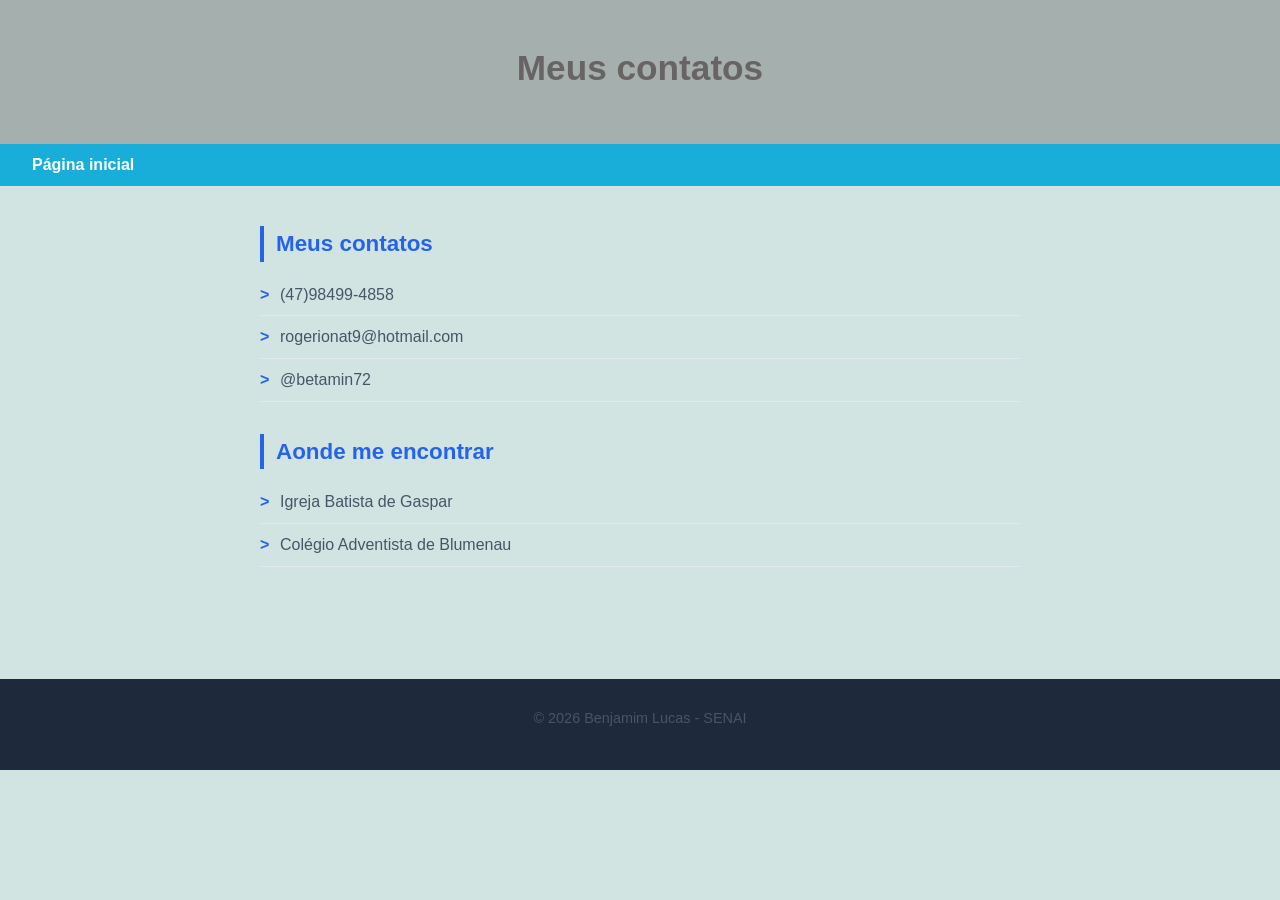
<file: site/sobremim.html>
<!DOCTYPE html>
<html lang="pt-BR">
<head>
    <meta charset="UTF-8">
    <meta name="viewport" content="width=device-width, initial-scale=1.0">
    <link rel="stylesheet" href="css/style.css">
    <title>Benjamim Lucas</title>
</head>
<body>
    <!-- CABEÇALHO -->
    <header>
        <h1>Meus contatos</h1>
    </header>
    <!-- NAVEGAÇÃO -->
    <nav>
        <a href="index.html">Página inicial</a>
    </nav>
    <!-- CONTEÚDO PRINCIPAL -->
    <main>
        <section>
            <h2>Meus contatos</h2>
            <ul>
                <li>(47)98499-4858</li>
                <li>rogerionat9@hotmail.com</li>
                <li>@betamin72</li>
            </ul>
        </section>
        <section>
            <h2>Aonde me encontrar</h2>
            <ul>
                <li>Igreja Batista de Gaspar</li>
                <li>Colégio Adventista de Blumenau</li>
            </ul>
        </section>
    </main>
    <!-- RODAPÉ -->
    <footer>
        <p>
            &copy; 2026 Benjamim Lucas - SENAI
        </p>
    </footer>
</body>
</html>
</file>
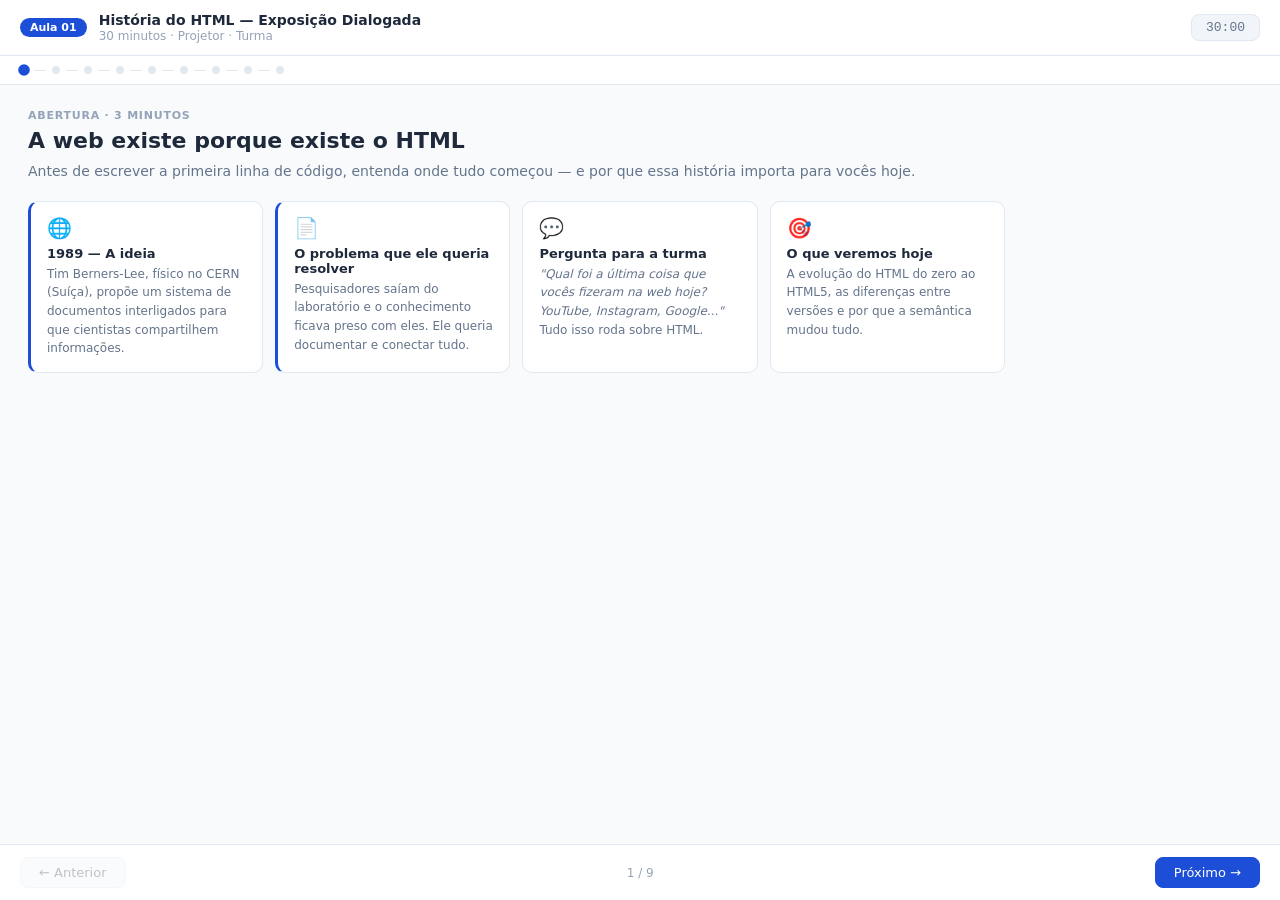
<file: plano-html-css-main/aula 01/02 -exposicao_historia_html.html>
<!DOCTYPE html>
<html lang="pt-BR">
<head>
<meta charset="UTF-8">
<meta name="viewport" content="width=device-width, initial-scale=1.0">
<title>Exposição Dialogada — História do HTML · Aula 01</title>
<style>
*{box-sizing:border-box;margin:0;padding:0}
body{font-family:system-ui,sans-serif;color:#1e293b;background:#f8fafc;overflow:hidden}

#app{display:flex;flex-direction:column;height:100vh}

/* HEADER */
.hdr{display:flex;align-items:center;justify-content:space-between;padding:12px 20px;border-bottom:1px solid #e2e8f0;background:#fff;flex-shrink:0;flex-wrap:wrap;gap:8px}
.hdr-left{display:flex;align-items:center;gap:12px}
.badge{background:#1d4ed8;color:#fff;font-size:11px;font-weight:600;padding:3px 10px;border-radius:20px}
.hdr-title{font-size:14px;font-weight:600;color:#1e293b}
.hdr-sub{font-size:12px;color:#94a3b8;margin-top:1px}
.timer{font-size:13px;font-weight:500;color:#64748b;background:#f1f5f9;padding:5px 14px;border-radius:8px;border:1px solid #e2e8f0;min-width:64px;text-align:center;font-family:'Courier New',monospace}
.timer.warn{color:#d97706;background:#fffbeb;border-color:#fcd34d}
.timer.danger{color:#dc2626;background:#fef2f2;border-color:#fca5a5}

/* PROGRESS DOTS */
.dots{display:flex;align-items:center;gap:6px;padding:10px 20px;border-bottom:1px solid #e2e8f0;background:#fff;flex-shrink:0;overflow-x:auto;white-space:nowrap}
.dot{width:8px;height:8px;border-radius:50%;background:#e2e8f0;cursor:pointer;transition:all .2s;flex-shrink:0}
.dot.active{background:#1d4ed8;transform:scale(1.45)}
.dot.done{background:#93c5fd;opacity:.6}
.dot-sep{width:12px;height:1px;background:#e2e8f0;flex-shrink:0}

/* SLIDE AREA */
.slide-wrap{flex:1;overflow:hidden;position:relative}
.slide{position:absolute;inset:0;padding:24px 28px;overflow-y:auto;display:none}
.slide.active{display:block;animation:sIn .25s ease}
@keyframes sIn{from{opacity:0;transform:translateY(10px)}to{opacity:1;transform:translateY(0)}}

/* TYPOGRAPHY */
.eyebrow{font-size:11px;font-weight:600;letter-spacing:.07em;text-transform:uppercase;color:#94a3b8;margin-bottom:6px}
.slide-title{font-size:22px;font-weight:600;color:#1e293b;line-height:1.2;margin-bottom:6px}
.slide-sub{font-size:14px;color:#64748b;line-height:1.6;margin-bottom:18px}

/* CARDS */
.cards{display:grid;grid-template-columns:repeat(auto-fill,minmax(220px,1fr));gap:12px;margin-bottom:16px}
.card{background:#fff;border:1px solid #e2e8f0;border-radius:10px;padding:14px 16px}
.card.accent{border-left:3px solid #1d4ed8}
.card-icon{font-size:20px;margin-bottom:6px}
.card-title{font-size:13px;font-weight:600;color:#1e293b;margin-bottom:4px}
.card-body{font-size:12px;color:#64748b;line-height:1.55}
.card-body em{font-style:italic}
.card-body code{font-family:'Courier New',monospace;font-size:11px;background:#f1f5f9;padding:1px 4px;border-radius:3px;border:1px solid #e2e8f0}

/* TIMELINE */
.timeline{position:relative;padding-left:26px}
.timeline::before{content:'';position:absolute;left:7px;top:0;bottom:0;width:1.5px;background:#e2e8f0}
.tl-item{position:relative;margin-bottom:14px;cursor:pointer}
.tl-item::before{content:'';position:absolute;left:-22px;top:6px;width:10px;height:10px;border-radius:50%;border:2px solid #e2e8f0;background:#fff;transition:all .2s}
.tl-item:hover::before{background:#3b82f6;border-color:#3b82f6}
.tl-item.tl-open::before{background:#1d4ed8;border-color:#1d4ed8;transform:scale(1.25)}
.tl-year{font-size:11px;font-weight:600;color:#94a3b8;margin-bottom:2px}
.tl-head{font-size:13px;font-weight:600;color:#1e293b;margin-bottom:3px}
.tl-desc{font-size:12px;color:#64748b;line-height:1.55;max-height:0;overflow:hidden;transition:max-height .3s ease}
.tl-item.tl-open .tl-desc{max-height:160px}
.tl-tag{display:inline-block;font-size:11px;font-weight:600;padding:2px 8px;border-radius:10px;margin-top:5px}

/* CODE */
.code-wrap{border:1px solid #e2e8f0;border-radius:10px;overflow:hidden;margin:10px 0}
.code-hdr{display:flex;align-items:center;justify-content:space-between;background:#f8fafc;padding:7px 14px;border-bottom:1px solid #e2e8f0}
.code-lang{font-size:11px;font-weight:500;color:#64748b}
.cdots{display:flex;gap:5px}
.cdot{width:10px;height:10px;border-radius:50%}
pre{background:#1e293b;color:#e2e8f0;padding:14px 16px;font-size:12px;line-height:1.75;overflow-x:auto;font-family:'Courier New',monospace;white-space:pre}
.k{color:#93c5fd}.kv{color:#6ee7b7}.a{color:#fde68a}.s{color:#fda4af}.t{color:#e2e8f0}.c{color:#475569;font-style:italic}

/* COMPARE */
.compare{display:grid;grid-template-columns:1fr 1fr;gap:12px;margin-bottom:14px}
@media(max-width:560px){.compare{grid-template-columns:1fr}}
.comp-side{border:1px solid #e2e8f0;border-radius:10px;overflow:hidden}
.comp-hdr{padding:8px 14px;font-size:12px;font-weight:600}
.comp-body{padding:10px 14px;font-size:12px;color:#64748b;line-height:1.65}
.comp-body code{font-family:'Courier New',monospace;font-size:11px;background:#f1f5f9;padding:1px 4px;border-radius:3px;border:1px solid #e2e8f0}

/* TAG EXPLORER */
.tag-grid{display:grid;grid-template-columns:repeat(3,1fr);gap:8px;margin-bottom:10px}
@media(max-width:500px){.tag-grid{grid-template-columns:1fr 1fr}}
.tag-item{background:#fff;border:1px solid #e2e8f0;border-radius:8px;padding:10px 12px;cursor:pointer;transition:all .15s}
.tag-item:hover{border-color:#93c5fd;background:#eff6ff}
.tag-item.tag-on{border-color:#1d4ed8;background:#eff6ff}
.tag-code{font-size:12px;font-weight:600;color:#1d4ed8;font-family:'Courier New',monospace;margin-bottom:3px}
.tag-name{font-size:11px;color:#94a3b8}
.tag-preview{background:#fff;border:1px solid #e2e8f0;border-radius:8px;padding:12px 14px;min-height:56px;font-size:13px;color:#64748b;line-height:1.6}
.tag-preview strong{color:#1e293b;font-weight:600;font-family:'Courier New',monospace}

/* QUIZ */
.quiz-q{font-size:14px;font-weight:600;color:#1e293b;margin-bottom:12px;line-height:1.5}
.quiz-opts{display:flex;flex-direction:column;gap:8px}
.quiz-opt{background:#f8fafc;border:1px solid #e2e8f0;border-radius:8px;padding:10px 14px;font-size:13px;color:#1e293b;cursor:pointer;transition:all .15s;display:flex;align-items:center;gap:10px}
.quiz-opt:hover:not(.correct):not(.wrong):not(.dimmed){border-color:#93c5fd;background:#eff6ff}
.quiz-opt.correct{background:#f0fdf4;border-color:#86efac;color:#15803d;pointer-events:none}
.quiz-opt.wrong{background:#fef2f2;border-color:#fca5a5;color:#dc2626;pointer-events:none}
.quiz-opt.dimmed{opacity:.4;pointer-events:none}
.quiz-feedback{margin-top:10px;padding:10px 14px;border-radius:8px;font-size:13px;line-height:1.5;display:none}
.quiz-block{margin-bottom:18px}

/* REFLECT */
.reflect-list{display:flex;flex-direction:column;gap:8px;margin-bottom:14px}
.reflect-item{display:flex;gap:12px;align-items:flex-start;background:#fff;border:1px solid #e2e8f0;border-radius:10px;padding:12px 14px}
.reflect-num{width:24px;height:24px;min-width:24px;border-radius:6px;background:#eff6ff;color:#1d4ed8;font-size:12px;font-weight:600;display:flex;align-items:center;justify-content:center;margin-top:1px}
.reflect-text{font-size:13px;color:#64748b;line-height:1.55}
.reflect-text strong{color:#1e293b;font-weight:600}

/* HIGHLIGHT BOX */
.hl{background:#fffbeb;border-left:3px solid #f59e0b;padding:10px 14px;font-size:13px;color:#78350f;line-height:1.55;margin:10px 0}
.hl strong{color:#92400e;font-weight:600}

/* NAV BAR */
.nav{display:flex;align-items:center;justify-content:space-between;padding:12px 20px;border-top:1px solid #e2e8f0;background:#fff;flex-shrink:0}
.nav-btn{background:#f1f5f9;border:1px solid #e2e8f0;color:#475569;padding:7px 18px;border-radius:8px;font-size:13px;font-weight:500;cursor:pointer;font-family:inherit;transition:all .15s;display:flex;align-items:center;gap:6px}
.nav-btn:hover{background:#e2e8f0;color:#1e293b}
.nav-btn.primary{background:#1d4ed8;color:#fff;border-color:#1d4ed8}
.nav-btn.primary:hover{background:#1e40af}
.nav-btn:disabled{opacity:.35;pointer-events:none}
.nav-counter{font-size:12px;color:#94a3b8}

code{font-family:'Courier New',monospace;font-size:12px;background:#f1f5f9;padding:1px 5px;border-radius:3px;border:1px solid #e2e8f0}
</style>
</head>
<body>

<div id="app">
  <div class="hdr">
    <div class="hdr-left">
      <span class="badge">Aula 01</span>
      <div>
        <div class="hdr-title">História do HTML — Exposição Dialogada</div>
        <div class="hdr-sub">30 minutos · Projetor · Turma</div>
      </div>
    </div>
    <div class="timer" id="timer">30:00</div>
  </div>

  <div class="dots" id="dots-bar"></div>

  <div class="slide-wrap" id="slide-wrap"></div>

  <div class="nav">
    <button class="nav-btn" id="btn-prev" onclick="nav(-1)" disabled>← Anterior</button>
    <span class="nav-counter" id="counter">1 / 9</span>
    <button class="nav-btn primary" id="btn-next" onclick="nav(1)">Próximo →</button>
  </div>
</div>

<script>
const SLIDES = [
  {
    id:'intro', time:3,
    render:()=>`
      <div class="eyebrow">Abertura · 3 minutos</div>
      <div class="slide-title">A web existe porque existe o HTML</div>
      <div class="slide-sub">Antes de escrever a primeira linha de código, entenda onde tudo começou — e por que essa história importa para vocês hoje.</div>
      <div class="cards">
        <div class="card accent">
          <div class="card-icon">🌐</div>
          <div class="card-title">1989 — A ideia</div>
          <div class="card-body">Tim Berners-Lee, físico no CERN (Suíça), propõe um sistema de documentos interligados para que cientistas compartilhem informações.</div>
        </div>
        <div class="card accent">
          <div class="card-icon">📄</div>
          <div class="card-title">O problema que ele queria resolver</div>
          <div class="card-body">Pesquisadores saíam do laboratório e o conhecimento ficava preso com eles. Ele queria documentar e conectar tudo.</div>
        </div>
        <div class="card">
          <div class="card-icon">💬</div>
          <div class="card-title">Pergunta para a turma</div>
          <div class="card-body"><em>"Qual foi a última coisa que vocês fizeram na web hoje? YouTube, Instagram, Google..."</em><br>Tudo isso roda sobre HTML.</div>
        </div>
        <div class="card">
          <div class="card-icon">🎯</div>
          <div class="card-title">O que veremos hoje</div>
          <div class="card-body">A evolução do HTML do zero ao HTML5, as diferenças entre versões e por que a semântica mudou tudo.</div>
        </div>
      </div>`
  },
  {
    id:'timeline', time:8,
    render:()=>`
      <div class="eyebrow">Contexto histórico · 8 minutos</div>
      <div class="slide-title">De 1991 até hoje</div>
      <div class="slide-sub">Clique em cada versão para expandir os detalhes.</div>
      <div class="timeline" id="tl">
        <div class="tl-item" onclick="tlClick(0)">
          <div class="tl-year">1991</div>
          <div class="tl-head">HTML 1.0 — O início</div>
          <div class="tl-desc">Tim Berners-Lee publica a primeira especificação. Apenas 18 tags. Sem imagens, sem tabelas, sem CSS. Era só texto com links.<br><span class="tl-tag" style="background:#eff6ff;color:#1d4ed8">18 tags</span></div>
        </div>
        <div class="tl-item" onclick="tlClick(1)">
          <div class="tl-year">1995</div>
          <div class="tl-head">HTML 2.0 — Formulários chegam</div>
          <div class="tl-desc">Primeira versão oficial publicada como padrão. Formulários e inputs chegam — a web começa a ser interativa.<br><span class="tl-tag" style="background:#f0fdf4;color:#15803d">padrão oficial</span></div>
        </div>
        <div class="tl-item" onclick="tlClick(2)">
          <div class="tl-year">1997</div>
          <div class="tl-head">HTML 3.2 — Tabelas e scripts</div>
          <div class="tl-desc">Suporte a tabelas usadas como layout. Cada empresa inventava suas próprias tags. &lt;blink&gt; e &lt;marquee&gt; existiam.<br><span class="tl-tag" style="background:#fffbeb;color:#92400e">era das tabelas</span></div>
        </div>
        <div class="tl-item" onclick="tlClick(3)">
          <div class="tl-year">1999</div>
          <div class="tl-head">HTML 4.01 — Separação de responsabilidades</div>
          <div class="tl-desc">Grande avanço: HTML cuida da estrutura, CSS cuida da aparência. Tags de apresentação passam a ser depreciadas.<br><span class="tl-tag" style="background:#ede9fe;color:#5b21b6">HTML + CSS</span></div>
        </div>
        <div class="tl-item" onclick="tlClick(4)">
          <div class="tl-year">2000–2004</div>
          <div class="tl-head">XHTML — A tentativa rígida</div>
          <div class="tl-desc">HTML reescrito como XML. Regras severas: um erro de sintaxe travava a página inteira. Não deu certo.<br><span class="tl-tag" style="background:#fef2f2;color:#991b1b">fracasso histórico</span></div>
        </div>
        <div class="tl-item" onclick="tlClick(5)">
          <div class="tl-year">2014</div>
          <div class="tl-head">HTML5 — A revolução semântica</div>
          <div class="tl-desc">Padrão atual. Tags semânticas (&lt;header&gt;, &lt;nav&gt;, &lt;main&gt;, &lt;footer&gt;), APIs nativas, formulários poderosos.<br><span class="tl-tag" style="background:#ccfbf1;color:#0f766e">padrão atual</span></div>
        </div>
        <div class="tl-item" onclick="tlClick(6)">
          <div class="tl-year">2019–hoje</div>
          <div class="tl-head">HTML Living Standard — Evolução contínua</div>
          <div class="tl-desc">O WHATWG (Apple, Mozilla, Google, Microsoft) mantém o HTML como padrão vivo — sem versões fixas, atualizações contínuas.<br><span class="tl-tag" style="background:#eff6ff;color:#1d4ed8">em evolução constante</span></div>
        </div>
      </div>`
  },
  {
    id:'problema', time:3,
    render:()=>`
      <div class="eyebrow">Conceito central · 3 minutos</div>
      <div class="slide-title">Por que o HTML precisava evoluir?</div>
      <div class="slide-sub">O caos das tabelas para layout e o que a semântica resolveu.</div>
      <div class="compare">
        <div class="comp-side">
          <div class="comp-hdr" style="background:#fef2f2;color:#dc2626">HTML 3.2 — Código de 1997</div>
          <div class="comp-body">Sites usavam <strong>tabelas</strong> para criar colunas:<br><br>
            <code>&lt;table&gt;&lt;tr&gt;&lt;td&gt;menu&lt;/td&gt;&lt;td&gt;conteúdo&lt;/td&gt;&lt;/tr&gt;&lt;/table&gt;</code><br><br>
            Problemas:<br>
            • Código ilegível<br>
            • Lento para carregar<br>
            • Impossível para leitores de tela<br>
            • Pesadelo para manutenção</div>
        </div>
        <div class="comp-side">
          <div class="comp-hdr" style="background:#f0fdf4;color:#15803d">HTML5 — Código atual</div>
          <div class="comp-body">Tags que <strong>descrevem o conteúdo</strong>:<br><br>
            <code>&lt;header&gt;, &lt;nav&gt;, &lt;main&gt;, &lt;footer&gt;</code><br><br>
            Vantagens:<br>
            • Código legível por humanos<br>
            • Entendido por buscadores (SEO)<br>
            • Acessível para leitores de tela<br>
            • Fácil de manter e atualizar</div>
        </div>
      </div>
      <div class="hl"><strong>Analogia:</strong> Imagine um livro onde cada capítulo é identificado apenas por "Box 1", "Box 2"... vs. um livro com "Introdução", "Desenvolvimento", "Conclusão". Qual é mais fácil de navegar?</div>`
  },
  {
    id:'estrutura', time:4,
    render:()=>`
      <div class="eyebrow">Código na prática · 4 minutos</div>
      <div class="slide-title">O esqueleto de toda página HTML5</div>
      <div class="slide-sub">Cada linha desta estrutura existe por um motivo. Vamos entender cada uma.</div>
      <div class="code-wrap">
        <div class="code-hdr">
          <span class="code-lang">HTML5 · Estrutura mínima obrigatória</span>
          <div class="cdots"><div class="cdot" style="background:#ef4444"></div><div class="cdot" style="background:#f59e0b"></div><div class="cdot" style="background:#10b981"></div></div>
        </div>
        <pre><span class="c">&lt;!-- 1. Diz ao browser: "isto é HTML5" --&gt;</span>
<span class="k">&lt;!DOCTYPE html&gt;</span>

<span class="c">&lt;!-- 2. Raiz do documento | lang = acessibilidade + SEO --&gt;</span>
<span class="k">&lt;html</span> <span class="a">lang</span>=<span class="s">"pt-BR"</span><span class="k">&gt;</span>

<span class="c">&lt;!-- 3. Informações invisíveis para o browser --&gt;</span>
<span class="k">&lt;head&gt;</span>
  <span class="k">&lt;meta</span> <span class="a">charset</span>=<span class="s">"UTF-8"</span><span class="k">&gt;</span>     <span class="c">&lt;!-- permite acentos e ç --&gt;</span>
  <span class="k">&lt;meta</span> <span class="a">name</span>=<span class="s">"viewport"</span> <span class="a">content</span>=<span class="s">"width=device-width, initial-scale=1.0"</span><span class="k">&gt;</span>
  <span class="k">&lt;title&gt;</span><span class="t">Minha Página</span><span class="k">&lt;/title&gt;</span>
<span class="k">&lt;/head&gt;</span>

<span class="c">&lt;!-- 4. Tudo que o usuário VÊ fica aqui --&gt;</span>
<span class="k">&lt;body&gt;</span>
  <span class="k">&lt;h1&gt;</span><span class="t">Olá, mundo!</span><span class="k">&lt;/h1&gt;</span>
  <span class="k">&lt;p&gt;</span><span class="t">Minha primeira página.</span><span class="k">&lt;/p&gt;</span>
<span class="k">&lt;/body&gt;</span>

<span class="k">&lt;/html&gt;</span></pre>
      </div>
      <div class="cards" style="grid-template-columns:repeat(3,1fr);margin-top:12px">
        <div class="card"><div class="card-title">!DOCTYPE</div><div class="card-body">Não é uma tag. É uma declaração. Sem ela o browser entra em "modo quirks" — comportamento imprevisível.</div></div>
        <div class="card"><div class="card-title">charset UTF-8</div><div class="card-body">Sem isso: "caf&#xFFFD;" em vez de "café". Sempre a primeira meta tag.</div></div>
        <div class="card"><div class="card-title">viewport</div><div class="card-body">Faz a página funcionar no celular. Sem isso o site aparece minúsculo em smartphones.</div></div>
      </div>`
  },
  {
    id:'semantica', time:5,
    render:()=>`
      <div class="eyebrow">Prática interativa · 5 minutos</div>
      <div class="slide-title">Tags semânticas — clique para explorar</div>
      <div class="slide-sub">Cada tag semântica comunica o <em>papel</em> do conteúdo. Clique em cada uma para ver o que ela representa.</div>
      <div class="tag-grid">
        <div class="tag-item" onclick="showTag(this,'&lt;header&gt;','Cabeçalho da página ou de uma seção. Geralmente contém logo, título principal e navegação. Pode aparecer uma vez por seção — não só no topo da página.')">
          <div class="tag-code">&lt;header&gt;</div><div class="tag-name">Cabeçalho</div>
        </div>
        <div class="tag-item" onclick="showTag(this,'&lt;nav&gt;','Bloco de navegação principal do site. Acessibilidade: leitores de tela anunciam este bloco como região de navegação. Não use em todos os grupos de links — só nos principais.')">
          <div class="tag-code">&lt;nav&gt;</div><div class="tag-name">Navegação</div>
        </div>
        <div class="tag-item" onclick="showTag(this,'&lt;main&gt;','Conteúdo principal e único da página. Deve existir apenas UMA vez por documento. Leitores de tela permitem pular diretamente para este bloco.')">
          <div class="tag-code">&lt;main&gt;</div><div class="tag-name">Conteúdo principal</div>
        </div>
        <div class="tag-item" onclick="showTag(this,'&lt;section&gt;','Agrupa conteúdo relacionado que forma uma seção temática. Deve ter um título (h2, h3). Diferente de &lt;div&gt;: tem significado semântico.')">
          <div class="tag-code">&lt;section&gt;</div><div class="tag-name">Seção temática</div>
        </div>
        <div class="tag-item" onclick="showTag(this,'&lt;article&gt;','Conteúdo independente e reutilizável: post de blog, notícia, comentário. Deve fazer sentido fora do contexto da página.')">
          <div class="tag-code">&lt;article&gt;</div><div class="tag-name">Conteúdo independente</div>
        </div>
        <div class="tag-item" onclick="showTag(this,'&lt;aside&gt;','Conteúdo complementar: barra lateral, anúncios, links relacionados. Visualmente costuma ser uma coluna lateral.')">
          <div class="tag-code">&lt;aside&gt;</div><div class="tag-name">Conteúdo lateral</div>
        </div>
        <div class="tag-item" onclick="showTag(this,'&lt;footer&gt;','Rodapé de uma página ou seção. Contém copyright, links secundários, informações de contato.')">
          <div class="tag-code">&lt;footer&gt;</div><div class="tag-name">Rodapé</div>
        </div>
        <div class="tag-item" onclick="showTag(this,'&lt;h1&gt; ao &lt;h6&gt;','Hierarquia de títulos. h1 = título principal da página (apenas 1 por página). h2 = seções. h3 = subseções. Nunca pule níveis por questões visuais — use CSS para isso.')">
          <div class="tag-code">&lt;h1&gt;–&lt;h6&gt;</div><div class="tag-name">Hierarquia de títulos</div>
        </div>
        <div class="tag-item" onclick="showTag(this,'&lt;p&gt;','Parágrafo de texto. O browser adiciona margem automática. Não use &lt;br&gt; para simular espaçamento entre parágrafos — use CSS.')">
          <div class="tag-code">&lt;p&gt;</div><div class="tag-name">Parágrafo</div>
        </div>
      </div>
      <div class="tag-preview" id="tag-prev">Clique em uma tag acima para ver a descrição aqui.</div>`
  },
  {
    id:'exemplo', time:3,
    render:()=>`
      <div class="eyebrow">Código completo · 3 minutos</div>
      <div class="slide-title">Estrutura semântica na prática</div>
      <div class="slide-sub">Assim ficará a página de vocês ao final da Aula 01. Cada tag no lugar certo.</div>
      <div class="code-wrap">
        <div class="code-hdr">
          <span class="code-lang">HTML5 · Estrutura semântica completa</span>
          <div class="cdots"><div class="cdot" style="background:#ef4444"></div><div class="cdot" style="background:#f59e0b"></div><div class="cdot" style="background:#10b981"></div></div>
        </div>
        <pre><span class="k">&lt;body&gt;</span>

  <span class="k">&lt;header&gt;</span>
    <span class="k">&lt;h1&gt;</span><span class="t">Meu Nome</span><span class="k">&lt;/h1&gt;</span>
    <span class="k">&lt;p&gt;</span><span class="t">Estudante de Desenvolvimento de Sistemas</span><span class="k">&lt;/p&gt;</span>
  <span class="k">&lt;/header&gt;</span>

  <span class="k">&lt;nav&gt;</span>
    <span class="k">&lt;a</span> <span class="a">href</span>=<span class="s">"index.html"</span><span class="k">&gt;</span><span class="t">Início</span><span class="k">&lt;/a&gt;</span>
    <span class="k">&lt;a</span> <span class="a">href</span>=<span class="s">"sobre.html"</span><span class="k">&gt;</span><span class="t">Sobre</span><span class="k">&lt;/a&gt;</span>
    <span class="k">&lt;a</span> <span class="a">href</span>=<span class="s">"contato.html"</span><span class="k">&gt;</span><span class="t">Contato</span><span class="k">&lt;/a&gt;</span>
  <span class="k">&lt;/nav&gt;</span>

  <span class="k">&lt;main&gt;</span>
    <span class="k">&lt;section&gt;</span>
      <span class="k">&lt;h2&gt;</span><span class="t">Sobre mim</span><span class="k">&lt;/h2&gt;</span>
      <span class="k">&lt;p&gt;</span><span class="t">Texto sobre você aqui...</span><span class="k">&lt;/p&gt;</span>
    <span class="k">&lt;/section&gt;</span>
  <span class="k">&lt;/main&gt;</span>

  <span class="k">&lt;footer&gt;</span>
    <span class="k">&lt;p&gt;</span><span class="t">© 2025 — Meu Nome</span><span class="k">&lt;/p&gt;</span>
  <span class="k">&lt;/footer&gt;</span>

<span class="k">&lt;/body&gt;</span></pre>
      </div>`
  },
  {
    id:'quiz', time:3,
    render:()=>`
      <div class="eyebrow">Verificação de aprendizagem · 3 minutos</div>
      <div class="slide-title">Quiz rápido — turma responde junto</div>
      <div class="slide-sub">Sem pressão. O objetivo é consolidar o que aprendemos.</div>
      <div class="quiz-block">
        <div class="quiz-q">1. Qual tag indica o <strong>conteúdo principal e único</strong> da página, que deve aparecer apenas uma vez?</div>
        <div class="quiz-opts">
          <div class="quiz-opt" onclick="answer(this,'w','fb1')"><span>A</span>&lt;section&gt;</div>
          <div class="quiz-opt" onclick="answer(this,'c','fb1')"><span>B</span>&lt;main&gt;</div>
          <div class="quiz-opt" onclick="answer(this,'w','fb1')"><span>C</span>&lt;article&gt;</div>
          <div class="quiz-opt" onclick="answer(this,'w','fb1')"><span>D</span>&lt;div&gt;</div>
        </div>
        <div class="quiz-feedback" id="fb1" style="background:#f0fdf4;color:#15803d">Correto! &lt;main&gt; é único por página e leitores de tela permitem ao usuário pular diretamente para ele.</div>
      </div>
      <div class="quiz-block">
        <div class="quiz-q">2. Por que o atributo <code>lang="pt-BR"</code> na tag &lt;html&gt; é importante?</div>
        <div class="quiz-opts">
          <div class="quiz-opt" onclick="answer(this,'w','fb2')"><span>A</span>Traduz o site automaticamente</div>
          <div class="quiz-opt" onclick="answer(this,'w','fb2')"><span>B</span>Muda o idioma do VS Code</div>
          <div class="quiz-opt" onclick="answer(this,'c','fb2')"><span>C</span>Ajuda leitores de tela e mecanismos de busca</div>
          <div class="quiz-opt" onclick="answer(this,'w','fb2')"><span>D</span>Não faz diferença alguma</div>
        </div>
        <div class="quiz-feedback" id="fb2" style="background:#f0fdf4;color:#15803d">Correto! O lang informa ao leitor de tela qual idioma usar para pronúncia e ao Google que o conteúdo é em português.</div>
      </div>`
  },
  {
    id:'curiosidades', time:1,
    render:()=>`
      <div class="eyebrow">Bônus · 1 minuto</div>
      <div class="slide-title">Você sabia?</div>
      <div class="slide-sub">Fatos sobre HTML que valem compartilhar com a turma.</div>
      <div class="cards">
        <div class="card accent">
          <div class="card-icon">🔢</div>
          <div class="card-title">HTML5 tem mais de 100 tags</div>
          <div class="card-body">Mas vocês usarão cerca de 20 no dia a dia. O resto existe para casos muito específicos.</div>
        </div>
        <div class="card accent">
          <div class="card-icon">🏳️</div>
          <div class="card-title">Nenhum erro trava a página</div>
          <div class="card-body">Diferente do XHTML, o HTML5 é tolerante: se esquecer de fechar uma tag, o browser tenta corrigi-la.</div>
        </div>
        <div class="card">
          <div class="card-icon">📊</div>
          <div class="card-title">96% dos sites usam HTML5</div>
          <div class="card-body">Segundo o W3Techs, praticamente toda a web já migrou para HTML5. É o padrão universal.</div>
        </div>
        <div class="card">
          <div class="card-icon">🌍</div>
          <div class="card-title">Tim Berners-Lee nunca patenteou</div>
          <div class="card-body">Ele poderia cobrar royalties de cada site. Preferiu tornar o HTML um padrão aberto e gratuito para todos.</div>
        </div>
      </div>`
  },
  {
    id:'fechamento', time:1,
    render:()=>`
      <div class="eyebrow">Encerramento · 1 minuto</div>
      <div class="slide-title">Recapitulando e partindo para a prática</div>
      <div class="slide-sub">O que aprendemos nesta exposição e o que fazemos agora.</div>
      <div class="reflect-list">
        <div class="reflect-item">
          <div class="reflect-num">1</div>
          <div class="reflect-text"><strong>HTML nasceu em 1991</strong> como uma solução simples para compartilhar documentos. Evoluiu até o HTML5 (2014), que é o padrão atual e está em atualização contínua.</div>
        </div>
        <div class="reflect-item">
          <div class="reflect-num">2</div>
          <div class="reflect-text"><strong>Semântica é a grande virada.</strong> Tags como &lt;header&gt;, &lt;nav&gt;, &lt;main&gt; e &lt;footer&gt; comunicam o significado do conteúdo para browsers, buscadores e leitores de tela.</div>
        </div>
        <div class="reflect-item">
          <div class="reflect-num">3</div>
          <div class="reflect-text"><strong>Toda página HTML5 começa igual:</strong> !DOCTYPE, html com lang, head com charset e viewport, body com o conteúdo visível.</div>
        </div>
        <div class="reflect-item">
          <div class="reflect-num">4</div>
          <div class="reflect-text"><strong>Agora é hora de criar.</strong> Abram o VS Code — vamos construir juntos a primeira página ao vivo antes do desafio individual.</div>
        </div>
      </div>
      <div class="hl"><strong>Para casa (curiosidade opcional):</strong> Acesse qualquer site e aperte F12. Na aba Elements, veja se o desenvolvedor usou tags semânticas ou apenas &lt;div&gt; em tudo. Compartilhe o resultado na próxima aula.</div>`
  }
];

let cur = 0;
let timerInterval = null;
let timerStarted = false;

function buildDots() {
  const bar = document.getElementById('dots-bar');
  SLIDES.forEach((s, i) => {
    const d = document.createElement('span');
    d.className = 'dot' + (i === 0 ? ' active' : '');
    d.title = 'Slide ' + (i + 1);
    d.onclick = () => goTo(i);
    bar.appendChild(d);
    if (i < SLIDES.length - 1) {
      const sep = document.createElement('div');
      sep.className = 'dot-sep';
      bar.appendChild(sep);
    }
  });
}

function buildSlides() {
  const wrap = document.getElementById('slide-wrap');
  SLIDES.forEach((s, i) => {
    const div = document.createElement('div');
    div.className = 'slide' + (i === 0 ? ' active' : '');
    div.id = 'sl-' + s.id;
    div.innerHTML = s.render();
    wrap.appendChild(div);
  });
}

function goTo(i) {
  const prev = cur;
  document.getElementById('sl-' + SLIDES[prev].id).classList.remove('active');
  const dots = document.querySelectorAll('.dot');
  dots[prev].classList.remove('active');
  if (i > prev) dots[prev].classList.add('done');

  cur = i;
  const el = document.getElementById('sl-' + SLIDES[cur].id);
  el.innerHTML = SLIDES[cur].render();
  el.classList.add('active');
  dots[cur].classList.add('active');
  dots[cur].classList.remove('done');

  document.getElementById('btn-prev').disabled = cur === 0;
  const btnNext = document.getElementById('btn-next');
  btnNext.disabled = cur === SLIDES.length - 1;
  btnNext.textContent = cur === SLIDES.length - 1 ? 'Finalizar' : 'Próximo →';
  document.getElementById('counter').textContent = (cur + 1) + ' / ' + SLIDES.length;

  if (!timerStarted) { timerStarted = true; startTimer(); }
}

function nav(d) {
  const ni = cur + d;
  if (ni >= 0 && ni < SLIDES.length) goTo(ni);
}

function startTimer() {
  let rem = 30 * 60;
  const el = document.getElementById('timer');
  timerInterval = setInterval(() => {
    rem--;
    if (rem <= 0) { clearInterval(timerInterval); el.textContent = '00:00'; el.className = 'timer danger'; return; }
    const m = Math.floor(rem / 60), s = rem % 60;
    el.textContent = (m < 10 ? '0' : '') + m + ':' + (s < 10 ? '0' : '') + s;
    if (rem <= 300) el.className = 'timer warn';
    if (rem <= 60)  el.className = 'timer danger';
  }, 1000);
}

function tlClick(i) {
  document.querySelectorAll('.tl-item').forEach((el, j) => el.classList.toggle('tl-open', j === i));
}

function showTag(el, tag, desc) {
  document.querySelectorAll('.tag-item').forEach(t => t.classList.remove('tag-on'));
  el.classList.add('tag-on');
  document.getElementById('tag-prev').innerHTML =
    '<strong>' + tag + '</strong><br>' + desc;
}

function answer(el, type, fbId) {
  const block = el.closest('.quiz-block');
  block.querySelectorAll('.quiz-opt').forEach(o => {
    if (o === el) o.classList.add(type === 'c' ? 'correct' : 'wrong');
    else o.classList.add('dimmed');
  });
  const fb = document.getElementById(fbId);
  if (type !== 'c') {
    fb.style.background = '#fef2f2';
    fb.style.color = '#dc2626';
    fb.textContent = 'Não exatamente — qual tag representa o conteúdo central e único da página?';
  }
  fb.style.display = 'block';
}

buildDots();
buildSlides();
document.getElementById('btn-prev').disabled = true;
</script>
</body>
</html>
</file>
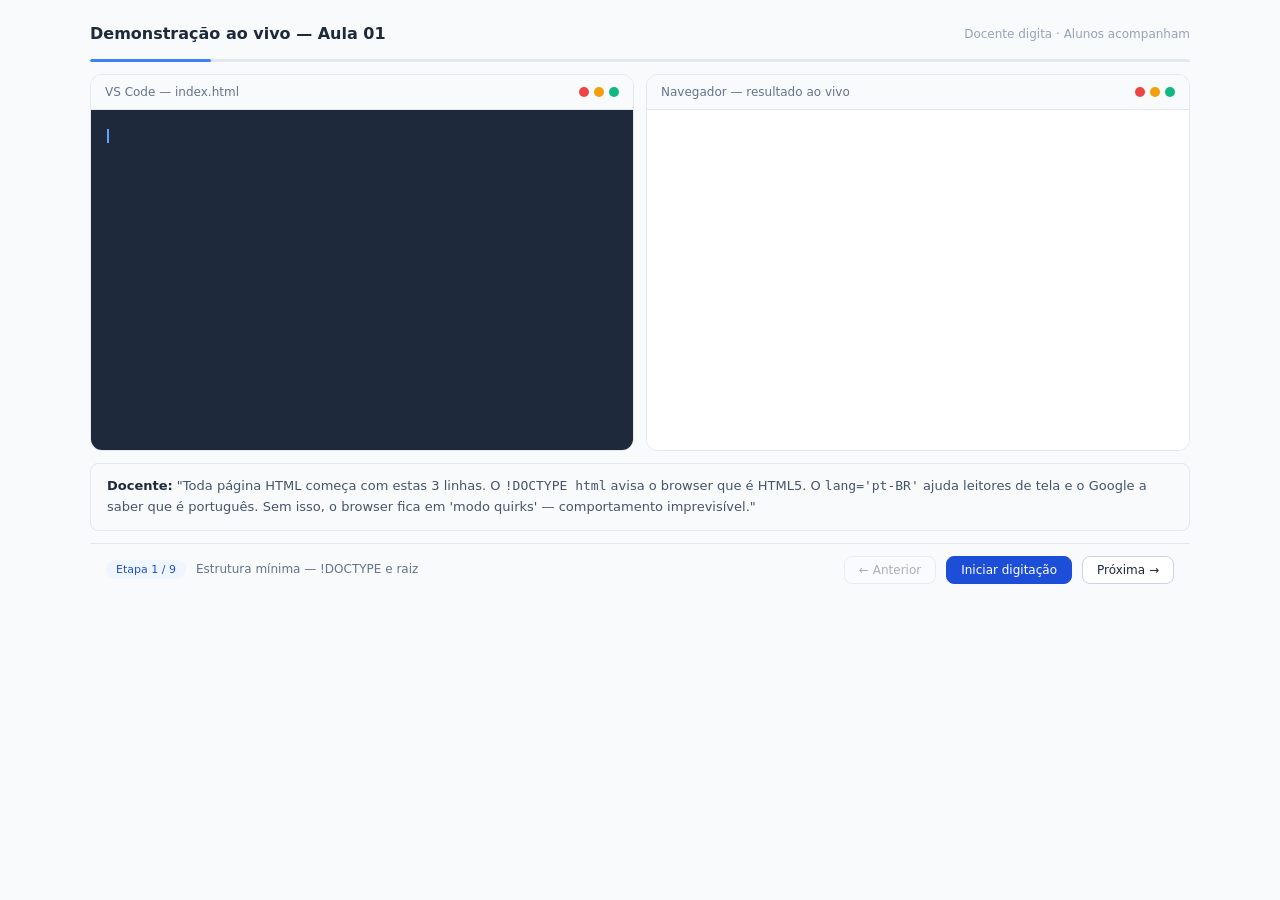
<file: plano-html-css-main/aula 01/03 - demo_ao_vivo_digitacao.html>
<!DOCTYPE html>
<html lang="pt-BR">
<head>
<meta charset="UTF-8">
<meta name="viewport" content="width=device-width, initial-scale=1.0">
<title>Demonstração ao vivo — Aula 01 HTML</title>
<style>
*{box-sizing:border-box;margin:0;padding:0}
body{font-family:system-ui,sans-serif;color:#1e293b;background:#f8fafc;min-height:100vh;padding:24px}

.demo-wrap{display:grid;grid-template-columns:1fr 1fr;gap:12px;max-width:1100px;margin:0 auto}

.panel{border:1px solid #e2e8f0;border-radius:12px;overflow:hidden;background:#fff}

.panel-hdr{display:flex;align-items:center;justify-content:space-between;padding:10px 14px;border-bottom:1px solid #e2e8f0;background:#f8fafc}
.panel-title{font-size:12px;font-weight:500;color:#64748b}
.dots-row{display:flex;gap:5px}
.dot{width:10px;height:10px;border-radius:50%}

.editor-body{background:#1E293B;min-height:340px;padding:16px;font-family:'Courier New',monospace;font-size:12px;line-height:1.75;color:#94A3B8;overflow:hidden;position:relative}
#code-output{white-space:pre-wrap;word-break:break-all}
.cursor{display:inline-block;width:2px;height:14px;background:#60A5FA;vertical-align:middle;animation:blink .9s step-end infinite}
@keyframes blink{0%,100%{opacity:1}50%{opacity:0}}

.preview-body{background:#ffffff;min-height:340px;padding:16px;overflow-y:auto}

.step-bar{padding:12px 16px;border-top:1px solid #e2e8f0;background:#f8fafc;display:flex;align-items:center;gap:10px;grid-column:1/-1}
.step-label{font-size:12px;color:#64748b;flex:1;line-height:1.4}
.step-badge{font-size:11px;font-weight:500;padding:3px 10px;border-radius:20px;white-space:nowrap;background:#eff6ff;color:#1d4ed8}
.ctrl-btn{font-size:12px;font-weight:500;padding:6px 14px;border-radius:8px;border:1px solid #cbd5e1;background:#ffffff;color:#1e293b;cursor:pointer;font-family:inherit;transition:background .15s;white-space:nowrap}
.ctrl-btn:hover{background:#f1f5f9}
.ctrl-btn.go{background:#1d4ed8;color:#fff;border-color:#1d4ed8}
.ctrl-btn.go:hover{background:#1e40af}
.ctrl-btn:disabled{opacity:.35;pointer-events:none}

.narr-box{grid-column:1/-1;border:1px solid #e2e8f0;border-radius:8px;padding:12px 16px;background:#f8fafc;font-size:13px;color:#475569;line-height:1.6;min-height:52px}
.narr-box strong{color:#1e293b;font-weight:600}

.prog-track{height:3px;background:#e2e8f0;border-radius:2px;grid-column:1/-1;overflow:hidden}
.prog-fill{height:100%;background:#3b82f6;border-radius:2px;transition:width .3s ease;width:0%}

.page-title{grid-column:1/-1;display:flex;align-items:center;justify-content:space-between;margin-bottom:4px}
.page-title h1{font-size:16px;font-weight:600;color:#1e293b}
.page-title p{font-size:12px;color:#94a3b8}

.k{color:#93C5FD}
.kv{color:#6EE7B7}
.a{color:#FDE68A}
.s{color:#FDA4AF}
.t{color:#E2E8F0}
.c{color:#475569;font-style:italic}

@media(max-width:700px){
  .demo-wrap{grid-template-columns:1fr}
  .panel:last-of-type{display:none}
}
</style>
</head>
<body>

<div class="demo-wrap">
  <div class="page-title">
    <h1>Demonstração ao vivo — Aula 01</h1>
    <p>Docente digita · Alunos acompanham</p>
  </div>

  <div class="prog-track"><div class="prog-fill" id="prog"></div></div>

  <div class="panel">
    <div class="panel-hdr">
      <span class="panel-title">VS Code — index.html</span>
      <div class="dots-row">
        <div class="dot" style="background:#ef4444"></div>
        <div class="dot" style="background:#f59e0b"></div>
        <div class="dot" style="background:#10b981"></div>
      </div>
    </div>
    <div class="editor-body"><span id="code-output"></span><span class="cursor" id="cur"></span></div>
  </div>

  <div class="panel">
    <div class="panel-hdr">
      <span class="panel-title">Navegador — resultado ao vivo</span>
      <div class="dots-row">
        <div class="dot" style="background:#ef4444"></div>
        <div class="dot" style="background:#f59e0b"></div>
        <div class="dot" style="background:#10b981"></div>
      </div>
    </div>
    <div class="preview-body" id="preview"></div>
  </div>

  <div class="narr-box" id="narr">Pronto para começar. Clique em <strong>Iniciar digitação</strong> para ver o docente construir a página do zero.</div>

  <div class="step-bar">
    <span class="step-badge" id="step-badge">Etapa 1 / 9</span>
    <span class="step-label" id="step-desc">Estrutura mínima do HTML5</span>
    <button class="ctrl-btn" id="btn-prev" onclick="prevStep()" disabled>&#8592; Anterior</button>
    <button class="ctrl-btn go" id="btn-play" onclick="playStep()">Iniciar digitação</button>
    <button class="ctrl-btn" id="btn-next" onclick="nextStep()" disabled>Próxima &#8594;</button>
  </div>
</div>

<script>
const STEPS = [
  {
    label: "Estrutura mínima — !DOCTYPE e raiz",
    narr: "<strong>Docente:</strong> \"Toda página HTML começa com estas 3 linhas. O <code>!DOCTYPE html</code> avisa o browser que é HTML5. O <code>lang='pt-BR'</code> ajuda leitores de tela e o Google a saber que é português. Sem isso, o browser fica em 'modo quirks' — comportamento imprevisível.\"",
    code: `<span class="c">&lt;!-- Aula 01 — Minha primeira página --&gt;</span>\n<span class="k">&lt;!DOCTYPE html&gt;</span>\n<span class="k">&lt;html</span> <span class="a">lang</span>=<span class="s">"pt-BR"</span><span class="k">&gt;</span>\n<span class="k">&lt;/html&gt;</span>`,
    preview: ``
  },
  {
    label: "Head — informações invisíveis",
    narr: "<strong>Docente:</strong> \"O <code>&lt;head&gt;</code> guarda o que o browser precisa saber, mas o usuário não vê. O <code>charset UTF-8</code> permite acentos e o ç. Sem ele você veria 'caf&#xFFFD;' em vez de 'café'. O <code>viewport</code> faz o site funcionar no celular.\"",
    code: `<span class="k">&lt;!DOCTYPE html&gt;</span>\n<span class="k">&lt;html</span> <span class="a">lang</span>=<span class="s">"pt-BR"</span><span class="k">&gt;</span>\n\n<span class="k">&lt;head&gt;</span>\n  <span class="k">&lt;meta</span> <span class="a">charset</span>=<span class="s">"UTF-8"</span><span class="k">&gt;</span>\n  <span class="k">&lt;meta</span> <span class="a">name</span>=<span class="s">"viewport"</span>\n        <span class="a">content</span>=<span class="s">"width=device-width, initial-scale=1.0"</span><span class="k">&gt;</span>\n  <span class="k">&lt;title&gt;</span><span class="t">Minha Página</span><span class="k">&lt;/title&gt;</span>\n<span class="k">&lt;/head&gt;</span>\n\n<span class="k">&lt;/html&gt;</span>`,
    preview: `<p style="font-size:12px;color:#94a3b8;font-style:italic">Nada visível ainda — o head é invisível para o usuário.</p>`
  },
  {
    label: "Header — cabeçalho semântico",
    narr: "<strong>Docente:</strong> \"Agora começa o <code>&lt;body&gt;</code> — tudo que o usuário vai ver. O <code>&lt;header&gt;</code> é o cabeçalho semântico. O <code>&lt;h1&gt;</code> é o título principal — só deve aparecer uma vez. Vejam como já aparece no preview à direita.\"",
    code: `<span class="k">&lt;!DOCTYPE html&gt;</span>\n<span class="k">&lt;html</span> <span class="a">lang</span>=<span class="s">"pt-BR"</span><span class="k">&gt;</span>\n<span class="k">&lt;head&gt;</span>\n  <span class="k">&lt;meta</span> <span class="a">charset</span>=<span class="s">"UTF-8"</span><span class="k">&gt;</span>\n  <span class="k">&lt;title&gt;</span><span class="t">Minha Página</span><span class="k">&lt;/title&gt;</span>\n<span class="k">&lt;/head&gt;</span>\n\n<span class="k">&lt;body&gt;</span>\n\n  <span class="k">&lt;header&gt;</span>\n    <span class="k">&lt;h1&gt;</span><span class="t">Profª. Karize Viecelli</span><span class="k">&lt;/h1&gt;</span>\n    <span class="k">&lt;p&gt;</span><span class="t">Docente de Desenvolvimento Sistemas — SENAI</span><span class="k">&lt;/p&gt;</span>\n  <span class="k">&lt;/header&gt;</span>\n\n<span class="k">&lt;/body&gt;</span>\n<span class="k">&lt;/html&gt;</span>`,
    preview: `<header style="border-bottom:2px solid #e2e8f0;padding-bottom:12px;margin-bottom:12px"><h1 style="font-size:22px;font-weight:600;margin-bottom:4px;font-family:system-ui">Profª. Karize Viecelli</h1><p style="font-size:14px;color:#64748b;font-family:system-ui">Docente de Desenvolvimento de Sistemas — SENAI</p></header>`
  },
  {
    label: "Nav — navegação entre páginas",
    narr: "<strong>Docente:</strong> \"O <code>&lt;nav&gt;</code> é a tag semântica para navegação. Os links usam <code>&lt;a href&gt;</code>. Notem o <code>sobre.html</code> e <code>contato.html</code> — páginas que criaremos nas aulas seguintes. Por enquanto os links existem mas as páginas ainda não.\"",
    code: `<span class="k">&lt;body&gt;</span>\n\n  <span class="k">&lt;header&gt;</span>\n    <span class="k">&lt;h1&gt;</span><span class="t">Profª. Karize Viecelli</span><span class="k">&lt;/h1&gt;</span>\n    <span class="k">&lt;p&gt;</span><span class="t">Docente de Desenvolvimento de Sistemas</span><span class="k">&lt;/p&gt;</span>\n  <span class="k">&lt;/header&gt;</span>\n\n  <span class="k">&lt;nav&gt;</span>\n    <span class="k">&lt;a</span> <span class="a">href</span>=<span class="s">"index.html"</span><span class="k">&gt;</span><span class="t">Início</span><span class="k">&lt;/a&gt;</span>\n    <span class="k">&lt;a</span> <span class="a">href</span>=<span class="s">"sobre.html"</span><span class="k">&gt;</span><span class="t">Sobre</span><span class="k">&lt;/a&gt;</span>\n    <span class="k">&lt;a</span> <span class="a">href</span>=<span class="s">"contato.html"</span><span class="k">&gt;</span><span class="t">Contato</span><span class="k">&lt;/a&gt;</span>\n  <span class="k">&lt;/nav&gt;</span>\n\n<span class="k">&lt;/body&gt;</span>`,
    preview: `<header style="border-bottom:2px solid #e2e8f0;padding-bottom:12px;margin-bottom:8px;font-family:system-ui"><h1 style="font-size:22px;font-weight:600;margin-bottom:4px">Profª. Karize Viecelli</h1><p style="font-size:14px;color:#64748b">Docente de Desenvolvimento de Sistemas</p></header><nav style="display:flex;gap:16px;padding:8px 0;border-bottom:1px solid #e2e8f0;margin-bottom:12px;font-family:system-ui"><a href="#" style="color:#2563eb;font-size:14px;font-weight:500;text-decoration:none">Início</a><a href="#" style="color:#2563eb;font-size:14px;font-weight:500;text-decoration:none">Sobre</a><a href="#" style="color:#2563eb;font-size:14px;font-weight:500;text-decoration:none">Contato</a></nav>`
  },
  {
    label: "Main + section — conteúdo principal",
    narr: "<strong>Docente:</strong> \"O <code>&lt;main&gt;</code> envolve o conteúdo principal — só um por página. Dentro uso <code>&lt;section&gt;</code> para agrupar conteúdo relacionado. O <code>&lt;h2&gt;</code> vem depois do <code>&lt;h1&gt;</code> — nunca pulo nível só por questão visual.\"",
    code: `  <span class="k">&lt;main&gt;</span>\n\n    <span class="k">&lt;section&gt;</span>\n      <span class="k">&lt;h2&gt;</span><span class="t">Sobre mim</span><span class="k">&lt;/h2&gt;</span>\n      <span class="k">&lt;p&gt;</span><span class="t">Sou docente de desenvolvimento de Sistemas\n      há 5 anos no SENAI. Apaixonado\n      por tecnologia e educação.</span><span class="k">&lt;/p&gt;</span>\n      <span class="k">&lt;p&gt;</span><span class="t">Nesta aula vocês vão aprender\n      a criar páginas web do zero!</span><span class="k">&lt;/p&gt;</span>\n    <span class="k">&lt;/section&gt;</span>\n\n  <span class="k">&lt;/main&gt;</span>`,
    preview: `<header style="border-bottom:2px solid #e2e8f0;padding-bottom:10px;margin-bottom:8px;font-family:system-ui"><h1 style="font-size:20px;font-weight:600;margin-bottom:3px">Profª. Karize Viecelli</h1><p style="font-size:13px;color:#64748b">Docente de Desenvolvimento de Sistemas</p></header><nav style="display:flex;gap:14px;padding:6px 0;border-bottom:1px solid #e2e8f0;margin-bottom:10px;font-family:system-ui"><a href="#" style="color:#2563eb;font-size:13px;text-decoration:none">Início</a><a href="#" style="color:#2563eb;font-size:13px;text-decoration:none">Sobre</a><a href="#" style="color:#2563eb;font-size:13px;text-decoration:none">Contato</a></nav><main style="font-family:system-ui"><section><h2 style="font-size:16px;font-weight:600;margin-bottom:8px">Sobre mim</h2><p style="font-size:13px;color:#475569;margin-bottom:8px;line-height:1.6">Sou docente de desenvolvimento de Sistemas há 5 anos no SENAI. Apaixonada por tecnologia e educação.</p><p style="font-size:13px;color:#475569;line-height:1.6">Nesta aula vocês vão aprender a criar páginas web do zero!</p></section></main>`
  },
  {
    label: "Lista não-ordenada — ul e li",
    narr: "<strong>Docente:</strong> \"Para listas sem ordem específica uso <code>&lt;ul&gt;</code>. Cada item é um <code>&lt;li&gt;</code>. O browser já coloca o marcador automaticamente. Para uma lista numerada seria <code>&lt;ol&gt;</code> — usaremos no desafio de vocês.\"",
    code: `    <span class="k">&lt;section&gt;</span>\n      <span class="k">&lt;h2&gt;</span><span class="t">Tecnologias que uso</span><span class="k">&lt;/h2&gt;</span>\n      <span class="k">&lt;ul&gt;</span>\n        <span class="k">&lt;li&gt;</span><span class="t">HTML5 — estrutura</span><span class="k">&lt;/li&gt;</span>\n        <span class="k">&lt;li&gt;</span><span class="t">CSS3 — estilo</span><span class="k">&lt;/li&gt;</span>\n        <span class="k">&lt;li&gt;</span><span class="t">JavaScript — interatividade</span><span class="k">&lt;/li&gt;</span>\n        <span class="k">&lt;li&gt;</span><span class="t">Git — controle de versão</span><span class="k">&lt;/li&gt;</span>\n      <span class="k">&lt;/ul&gt;</span>\n    <span class="k">&lt;/section&gt;</span>`,
    preview: `<div style="font-family:system-ui"><header style="border-bottom:2px solid #e2e8f0;padding-bottom:10px;margin-bottom:8px"><h1 style="font-size:20px;font-weight:600;margin-bottom:3px">Profª Karize Viecelli</h1><p style="font-size:13px;color:#64748b">Docente de Desenvolvimento de Sistemas</p></header><nav style="display:flex;gap:14px;padding:6px 0;border-bottom:1px solid #e2e8f0;margin-bottom:10px"><a href="#" style="color:#2563eb;font-size:13px;text-decoration:none">Início</a><a href="#" style="color:#2563eb;font-size:13px;text-decoration:none">Sobre</a><a href="#" style="color:#2563eb;font-size:13px;text-decoration:none">Contato</a></nav><main><section style="margin-bottom:14px"><h2 style="font-size:15px;font-weight:600;margin-bottom:8px">Sobre mim</h2><p style="font-size:13px;color:#475569;line-height:1.6">Sou docente de desenvolvimento de Sistemas há 5 anos no SENAI.</p></section><section><h2 style="font-size:15px;font-weight:600;margin-bottom:8px">Tecnologias que uso</h2><ul style="font-size:13px;color:#475569;padding-left:20px;line-height:1.9"><li>HTML5 — estrutura</li><li>CSS3 — estilo</li><li>JavaScript — interatividade</li><li>Git — controle de versão</li></ul></section></main></div>`
  },
  {
    label: "Link externo — target e rel",
    narr: "<strong>Docente:</strong> \"Este link abre o GitHub em nova aba. Dois atributos importantes: <code>target='_blank'</code> abre nova aba, <code>rel='noopener'</code> é segurança — sem ele o site destino consegue acessar nossa página. Sempre use os dois juntos.\"",
    code: `    <span class="k">&lt;section&gt;</span>\n      <span class="k">&lt;h2&gt;</span><span class="t">Meus links</span><span class="k">&lt;/h2&gt;</span>\n      <span class="k">&lt;p&gt;</span>\n        Veja meus projetos no\n        <span class="k">&lt;a</span>\n          <span class="a">href</span>=<span class="s">"https://github.com"</span>\n          <span class="a">target</span>=<span class="s">"_blank"</span>\n          <span class="a">rel</span>=<span class="s">"noopener"</span><span class="k">&gt;</span>\n          <span class="t">GitHub</span>\n        <span class="k">&lt;/a&gt;</span>\n      <span class="k">&lt;/p&gt;</span>\n    <span class="k">&lt;/section&gt;</span>`,
    preview: `<div style="font-family:system-ui"><header style="border-bottom:2px solid #e2e8f0;padding-bottom:10px;margin-bottom:8px"><h1 style="font-size:20px;font-weight:600;margin-bottom:3px">Profª Karize Viecelli</h1><p style="font-size:13px;color:#64748b">Docente de Desenvolvimento de Sistemas</p></header><nav style="display:flex;gap:14px;padding:6px 0;border-bottom:1px solid #e2e8f0;margin-bottom:10px"><a href="#" style="color:#2563eb;font-size:13px;text-decoration:none">Início</a><a href="#" style="color:#2563eb;font-size:13px;text-decoration:none">Sobre</a><a href="#" style="color:#2563eb;font-size:13px;text-decoration:none">Contato</a></nav><main><section style="margin-bottom:14px"><h2 style="font-size:15px;font-weight:600;margin-bottom:8px">Sobre mim</h2><p style="font-size:13px;color:#475569;line-height:1.6">Sou docente de desenvolvimento web há 5 anos no SENAI.</p></section><section style="margin-bottom:14px"><h2 style="font-size:15px;font-weight:600;margin-bottom:8px">Tecnologias que uso</h2><ul style="font-size:13px;color:#475569;padding-left:20px;line-height:1.9"><li>HTML5</li><li>CSS3</li><li>JavaScript</li><li>Git</li></ul></section><section><h2 style="font-size:15px;font-weight:600;margin-bottom:8px">Meus links</h2><p style="font-size:13px;color:#475569">Veja meus projetos no <a href="https://github.com" target="_blank" rel="noopener" style="color:#2563eb">GitHub</a></p></section></main></div>`
  },
  {
    label: "Comentários no código",
    narr: "<strong>Docente:</strong> \"Comentários são notas para quem lê o código — o browser ignora. Uso <code>&lt;!-- --&gt;</code> para marcar cada seção. É uma boa prática profissional: código bem comentado economiza horas de trabalho no futuro.\"",
    code: `<span class="k">&lt;body&gt;</span>\n\n  <span class="c">&lt;!-- ===== CABEÇALHO ===== --&gt;</span>\n  <span class="k">&lt;header&gt;</span> ... <span class="k">&lt;/header&gt;</span>\n\n  <span class="c">&lt;!-- ===== NAVEGAÇÃO ===== --&gt;</span>\n  <span class="k">&lt;nav&gt;</span> ... <span class="k">&lt;/nav&gt;</span>\n\n  <span class="c">&lt;!-- ===== CONTEÚDO PRINCIPAL ===== --&gt;</span>\n  <span class="k">&lt;main&gt;</span>\n    <span class="c">&lt;!-- Seção sobre mim --&gt;</span>\n    <span class="k">&lt;section&gt;</span> ... <span class="k">&lt;/section&gt;</span>\n  <span class="k">&lt;/main&gt;</span>\n\n  <span class="c">&lt;!-- ===== RODAPÉ ===== --&gt;</span>\n  <span class="k">&lt;footer&gt;</span> ... <span class="k">&lt;/footer&gt;</span>\n\n<span class="k">&lt;/body&gt;</span>`,
    preview: `<div style="font-family:system-ui"><div style="background:#f1f5f9;border-radius:8px;padding:12px 14px;font-size:12px;color:#64748b;font-family:monospace;line-height:1.9"><span style="color:#94a3b8">&lt;!-- Comentários ficam acinzentados no editor --&gt;</span><br><span style="color:#94a3b8">&lt;!-- O browser ignora completamente --&gt;</span><br><span style="color:#94a3b8">&lt;!-- Mas o desenvolvedor vê e entende a estrutura --&gt;</span></div><p style="font-size:12px;color:#94a3b8;margin-top:10px;font-style:italic">Os comentários não aparecem na página final — só no código-fonte.</p></div>`
  },
  {
    label: "Footer — rodapé e resultado final",
    narr: "<strong>Docente:</strong> \"O <code>&lt;footer&gt;</code> fecha a página semanticamente. A entidade <code>&amp;copy;</code> gera o símbolo ©. Vejam o resultado à direita — isso é uma página HTML5 completa, semântica e válida. Agora é a vez de vocês!\"",
    code: `<span class="k">&lt;!DOCTYPE html&gt;</span>\n<span class="k">&lt;html</span> <span class="a">lang</span>=<span class="s">"pt-BR"</span><span class="k">&gt;</span>\n<span class="k">&lt;head&gt;</span>\n  <span class="k">&lt;meta</span> <span class="a">charset</span>=<span class="s">"UTF-8"</span><span class="k">&gt;</span>\n  <span class="k">&lt;title&gt;</span><span class="t">Profª. Karize Viecelli</span><span class="k">&lt;/title&gt;</span>\n<span class="k">&lt;/head&gt;</span>\n<span class="k">&lt;body&gt;</span>\n  <span class="c">&lt;!-- CABEÇALHO --&gt;</span>\n  <span class="k">&lt;header&gt;</span>\n    <span class="k">&lt;h1&gt;</span><span class="t">Profª Karize Viecelli</span><span class="k">&lt;/h1&gt;</span>\n    <span class="k">&lt;p&gt;</span><span class="t">Docente de Desenvolvimento Web</span><span class="k">&lt;/p&gt;</span>\n  <span class="k">&lt;/header&gt;</span>\n  <span class="c">&lt;!-- NAVEGAÇÃO --&gt;</span>\n  <span class="k">&lt;nav&gt;</span>\n    <span class="k">&lt;a</span> <span class="a">href</span>=<span class="s">"index.html"</span><span class="k">&gt;</span><span class="t">Início</span><span class="k">&lt;/a&gt;</span>\n    <span class="k">&lt;a</span> <span class="a">href</span>=<span class="s">"sobre.html"</span><span class="k">&gt;</span><span class="t">Sobre</span><span class="k">&lt;/a&gt;</span>\n  <span class="k">&lt;/nav&gt;</span>\n  <span class="c">&lt;!-- CONTEÚDO --&gt;</span>\n  <span class="k">&lt;main&gt;</span>\n    <span class="k">&lt;section&gt;</span>\n      <span class="k">&lt;h2&gt;</span><span class="t">Sobre mim</span><span class="k">&lt;/h2&gt;</span>\n      <span class="k">&lt;p&gt;</span><span class="t">Docente apaixonado por web!</span><span class="k">&lt;/p&gt;</span>\n    <span class="k">&lt;/section&gt;</span>\n  <span class="k">&lt;/main&gt;</span>\n  <span class="c">&lt;!-- RODAPÉ --&gt;</span>\n  <span class="k">&lt;footer&gt;</span>\n    <span class="k">&lt;p&gt;</span><span class="t">&amp;copy; 2025 Profª Karize Viecelli</span><span class="k">&lt;/p&gt;</span>\n  <span class="k">&lt;/footer&gt;</span>\n<span class="k">&lt;/body&gt;</span>\n<span class="k">&lt;/html&gt;</span>`,
    preview: `<div style="border:1px solid #e2e8f0;border-radius:8px;overflow:hidden;font-size:13px;font-family:system-ui"><header style="background:#eff6ff;padding:14px 16px;border-bottom:1px solid #e2e8f0"><h1 style="font-size:17px;font-weight:600;margin-bottom:3px;color:#1e293b">Profª Karize Viecelli</h1><p style="color:#64748b;font-size:12px">Docente de Desenvolvimento de Sistemas</p></header><nav style="background:#f8fafc;padding:8px 16px;border-bottom:1px solid #e2e8f0;display:flex;gap:14px"><a href="#" style="color:#2563eb;font-size:12px;text-decoration:none;font-weight:500">Início</a><a href="#" style="color:#2563eb;font-size:12px;text-decoration:none;font-weight:500">Sobre</a></nav><main style="padding:14px 16px"><h2 style="font-size:14px;font-weight:600;margin-bottom:6px;color:#1e293b">Sobre mim</h2><p style="color:#64748b;font-size:12px;line-height:1.6">Docente apaixonada por web!</p></main><footer style="background:#f8fafc;padding:10px 16px;border-top:1px solid #e2e8f0;font-size:11px;color:#94a3b8">© 2025 Profª Karize Viecelli</footer></div>`
  }
];

let cur=0, typing=false, typeTimer=null;

function render(){
  const s=STEPS[cur];
  document.getElementById('step-badge').textContent=`Etapa ${cur+1} / ${STEPS.length}`;
  document.getElementById('step-desc').textContent=s.label;
  document.getElementById('prog').style.width=`${Math.round(((cur+1)/STEPS.length)*100)}%`;
  document.getElementById('btn-prev').disabled=cur===0;
  document.getElementById('btn-next').disabled=cur===STEPS.length-1;
  document.getElementById('narr').innerHTML=s.narr;
  document.getElementById('preview').innerHTML=s.preview||'';
}

function showCode(s){
  document.getElementById('code-output').innerHTML=s.code;
}

function playStep(){
  if(typing)return;
  typing=true;
  const s=STEPS[cur];
  const out=document.getElementById('code-output');
  out.innerHTML='';
  document.getElementById('btn-play').disabled=true;
  document.getElementById('btn-prev').disabled=true;
  document.getElementById('btn-next').disabled=true;

  const full=s.code;
  const stripped=full.replace(/<[^>]+>/g,'');
  const htmlParts=[];
  let i=0,pos=0;
  while(i<full.length){
    if(full[i]==='<'){
      const end=full.indexOf('>',i);
      if(end!==-1){htmlParts.push({type:'tag',val:full.slice(i,end+1),pos});i=end+1;continue;}
    }
    htmlParts.push({type:'char',val:full[i],pos,ch:stripped[pos]||''});
    pos++;i++;
  }

  let pi=0;
  function tick(){
    if(pi>=htmlParts.length){
      typing=false;
      document.getElementById('btn-play').textContent='Rever';
      document.getElementById('btn-play').disabled=false;
      document.getElementById('btn-next').disabled=cur===STEPS.length-1;
      document.getElementById('btn-prev').disabled=false;
      return;
    }
    const p=htmlParts[pi];
    if(p.type==='tag'){out.innerHTML+=p.val;pi++;tick();return;}
    out.innerHTML+=p.val;
    pi++;
    const delay=p.ch==='\n'?60:p.ch===' '?20:Math.random()*25+18;
    typeTimer=setTimeout(tick,delay);
  }
  tick();
}

function nextStep(){
  if(typing){clearTimeout(typeTimer);typing=false;}
  cur=Math.min(cur+1,STEPS.length-1);
  render();
  showCode(STEPS[cur]);
  document.getElementById('btn-play').textContent='Rever';
  document.getElementById('btn-play').disabled=false;
}

function prevStep(){
  if(typing){clearTimeout(typeTimer);typing=false;}
  cur=Math.max(cur-1,0);
  render();
  showCode(STEPS[cur]);
  document.getElementById('btn-play').textContent='Rever';
  document.getElementById('btn-play').disabled=false;
}

render();
document.getElementById('code-output').innerHTML='';
document.getElementById('btn-play').textContent='Iniciar digitação';
</script>
</body>
</html>
</file>
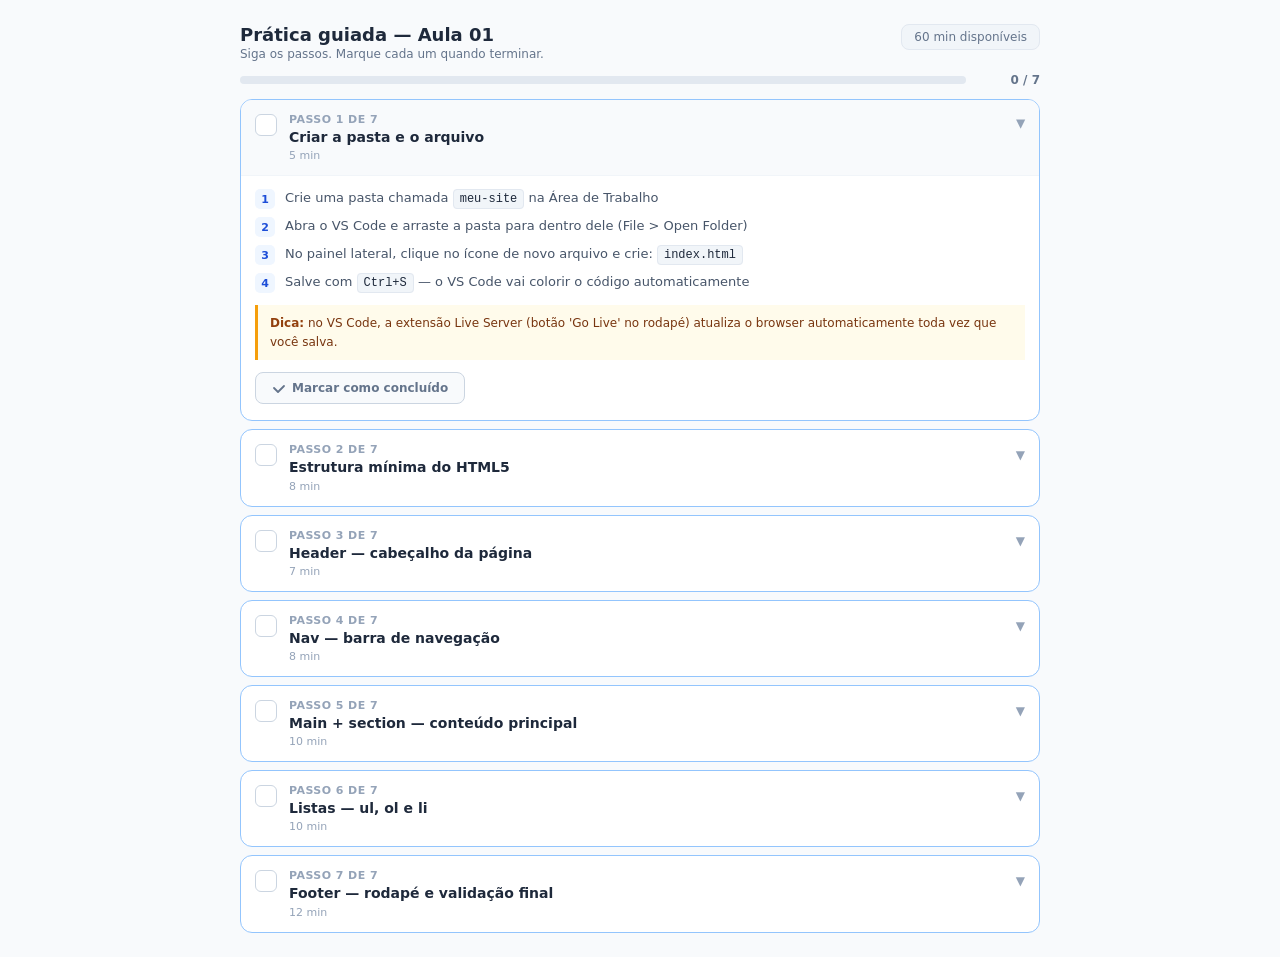
<file: plano-html-css-main/aula 01/04 - pratica_guiada_alunos.html>
<!DOCTYPE html>
<html lang="pt-BR">
<head>
<meta charset="UTF-8">
<meta name="viewport" content="width=device-width, initial-scale=1.0">
<title>Prática Guiada — Aula 01 HTML</title>
<style>
*{box-sizing:border-box;margin:0;padding:0}
body{font-family:system-ui,sans-serif;color:#1e293b;background:#f8fafc;min-height:100vh;padding:24px}

.pg-wrap{max-width:800px;margin:0 auto;display:flex;flex-direction:column;gap:12px}

.pg-header{display:flex;align-items:flex-start;justify-content:space-between;flex-wrap:wrap;gap:10px}
.pg-title{font-size:18px;font-weight:600;color:#1e293b}
.pg-meta{font-size:12px;color:#64748b;margin-top:2px}
.pg-time{font-size:12px;font-weight:500;color:#64748b;background:#f1f5f9;border:1px solid #e2e8f0;padding:5px 12px;border-radius:8px}

.prog-row{display:flex;align-items:center;gap:10px}
.prog-bg{flex:1;height:8px;background:#e2e8f0;border-radius:4px;overflow:hidden}
.prog-fg{height:100%;background:#22c55e;border-radius:4px;transition:width .4s ease;width:0%}
.prog-txt{font-size:12px;font-weight:600;color:#64748b;min-width:64px;text-align:right}

.steps-list{display:flex;flex-direction:column;gap:8px}

.step-card{border:1px solid #e2e8f0;border-radius:12px;overflow:hidden;background:#fff;transition:border-color .2s}
.step-card.done{border-color:#86efac}
.step-card.active{border-color:#93c5fd}

.step-head{display:flex;align-items:flex-start;gap:12px;padding:13px 14px;cursor:pointer;user-select:none;transition:background .15s}
.step-head:hover{background:#f8fafc}
.step-card.open .step-head{background:#f8fafc}

.step-check{width:22px;height:22px;border-radius:6px;border:1.5px solid #cbd5e1;display:flex;align-items:center;justify-content:center;flex-shrink:0;margin-top:1px;transition:all .18s;cursor:pointer;background:#fff}
.step-check:hover{border-color:#3b82f6;background:#eff6ff}
.step-check.done{background:#22c55e;border-color:#22c55e}
.step-check svg{display:none}
.step-check.done svg{display:block}

.step-info{flex:1;min-width:0}
.step-num{font-size:11px;font-weight:600;color:#94a3b8;margin-bottom:2px;text-transform:uppercase;letter-spacing:.04em}
.step-ttl{font-size:14px;font-weight:600;color:#1e293b;line-height:1.3}
.step-time{font-size:11px;color:#94a3b8;margin-top:3px}

.chevron{color:#94a3b8;font-size:12px;margin-top:5px;transition:transform .22s;flex-shrink:0}
.step-card.open .chevron{transform:rotate(180deg)}

.step-body{max-height:0;overflow:hidden;transition:max-height .35s ease}
.step-card.open .step-body{max-height:1200px}
.step-body-inner{padding:0 14px 16px;border-top:1px solid #f1f5f9}

.instr-list{display:flex;flex-direction:column;gap:7px;margin:12px 0}
.instr-item{display:flex;gap:10px;font-size:13px;color:#475569;line-height:1.55;align-items:flex-start}
.instr-n{width:20px;height:20px;min-width:20px;border-radius:5px;background:#eff6ff;color:#1d4ed8;font-size:11px;font-weight:600;display:flex;align-items:center;justify-content:center;margin-top:1px}

code{font-family:'Courier New',monospace;font-size:12px;background:#f1f5f9;padding:2px 6px;border-radius:4px;border:1px solid #e2e8f0;color:#1e293b}

.code-block{background:#1e293b;border-radius:8px;padding:14px 16px;font-family:'Courier New',monospace;font-size:12px;line-height:1.8;color:#94a3b8;margin:10px 0;overflow-x:auto;white-space:pre}
.k{color:#93c5fd}.a{color:#fde68a}.s{color:#fda4af}.t{color:#e2e8f0}.c{color:#475569;font-style:italic}

.tip{background:#fffbeb;border-left:3px solid #f59e0b;padding:9px 12px;font-size:12px;color:#78350f;line-height:1.55;margin-top:8px}
.tip strong{color:#92400e;font-weight:600}

.mark-btn{display:inline-flex;align-items:center;gap:6px;background:#f8fafc;border:1px solid #cbd5e1;color:#64748b;padding:8px 16px;border-radius:8px;font-size:12px;font-weight:600;cursor:pointer;font-family:inherit;transition:all .18s;margin-top:12px}
.mark-btn:hover{background:#f0fdf4;color:#15803d;border-color:#86efac}
.mark-btn.done-btn{background:#f0fdf4;color:#15803d;border-color:#86efac;pointer-events:none}

.success-banner{background:#f0fdf4;border:1px solid #86efac;border-radius:12px;padding:20px;text-align:center;display:none}
.success-banner.show{display:block}
.success-banner h3{font-size:16px;font-weight:600;color:#15803d;margin-bottom:6px}
.success-banner p{font-size:13px;color:#475569}

a{color:#2563eb}
</style>
</head>
<body>

<div class="pg-wrap">

  <div class="pg-header">
    <div>
      <div class="pg-title">Prática guiada — Aula 01</div>
      <div class="pg-meta">Siga os passos. Marque cada um quando terminar.</div>
    </div>
    <span class="pg-time">60 min disponíveis</span>
  </div>

  <div class="prog-row">
    <div class="prog-bg"><div class="prog-fg" id="pfg"></div></div>
    <div class="prog-txt" id="ptxt">0 / 7</div>
  </div>

  <div class="steps-list" id="steps-list"></div>

  <div class="success-banner" id="success">
    <h3>Parabéns! Você completou todos os passos.</h3>
    <p>Sua página HTML5 está pronta e semanticamente correta. Agora é hora do desafio autônomo!</p>
  </div>

</div>

<script>
const STEPS = [
  {
    title: "Criar a pasta e o arquivo",
    time: "5 min",
    instrs: [
      "Crie uma pasta chamada <code>meu-site</code> na Área de Trabalho",
      "Abra o VS Code e arraste a pasta para dentro dele (File &gt; Open Folder)",
      "No painel lateral, clique no ícone de novo arquivo e crie: <code>index.html</code>",
      "Salve com <code>Ctrl+S</code> — o VS Code vai colorir o código automaticamente"
    ],
    code: "",
    tip: "<strong>Dica:</strong> no VS Code, a extensão Live Server (botão 'Go Live' no rodapé) atualiza o browser automaticamente toda vez que você salva."
  },
  {
    title: "Estrutura mínima do HTML5",
    time: "8 min",
    instrs: [
      "Digite <code>!</code> e pressione <code>Tab</code> — o VS Code gera a estrutura automaticamente!",
      "Verifique se o <code>lang</code> está como <code>pt-BR</code> (mude se necessário)",
      "Altere o conteúdo do <code>&lt;title&gt;</code> para seu nome",
      "Salve e abra no browser: o título aparece na aba"
    ],
    code: `<span class="k">&lt;!DOCTYPE html&gt;</span>
<span class="k">&lt;html</span> <span class="a">lang</span>=<span class="s">"pt-BR"</span><span class="k">&gt;</span>
<span class="k">&lt;head&gt;</span>
  <span class="k">&lt;meta</span> <span class="a">charset</span>=<span class="s">"UTF-8"</span><span class="k">&gt;</span>
  <span class="k">&lt;meta</span> <span class="a">name</span>=<span class="s">"viewport"</span> <span class="a">content</span>=<span class="s">"width=device-width, initial-scale=1.0"</span><span class="k">&gt;</span>
  <span class="k">&lt;title&gt;</span><span class="t">Seu Nome Aqui</span><span class="k">&lt;/title&gt;</span>
<span class="k">&lt;/head&gt;</span>
<span class="k">&lt;body&gt;</span>

<span class="k">&lt;/body&gt;</span>
<span class="k">&lt;/html&gt;</span>`,
    tip: "<strong>Atalho VS Code:</strong> <code>!</code> + Tab gera o esqueleto completo. Economiza tempo e evita erros de digitação."
  },
  {
    title: "Header — cabeçalho da página",
    time: "7 min",
    instrs: [
      "Dentro do <code>&lt;body&gt;</code>, adicione um comentário: <code>&lt;!-- CABEÇALHO --&gt;</code>",
      "Crie a tag <code>&lt;header&gt;</code> com seu nome dentro de um <code>&lt;h1&gt;</code>",
      "Abaixo do <code>&lt;h1&gt;</code>, adicione um <code>&lt;p&gt;</code> com sua área de interesse",
      "Salve e veja o resultado no browser — o h1 aparece grande"
    ],
    code: `  <span class="c">&lt;!-- CABEÇALHO --&gt;</span>
  <span class="k">&lt;header&gt;</span>
    <span class="k">&lt;h1&gt;</span><span class="t">Seu Nome</span><span class="k">&lt;/h1&gt;</span>
    <span class="k">&lt;p&gt;</span><span class="t">Estudante de Desenvolvimento de Sistemas — SENAI</span><span class="k">&lt;/p&gt;</span>
  <span class="k">&lt;/header&gt;</span>`,
    tip: "<strong>Lembre:</strong> o h1 é único por página. Representa o título principal — como o título de um livro."
  },
  {
    title: "Nav — barra de navegação",
    time: "8 min",
    instrs: [
      "Após o <code>&lt;/header&gt;</code>, adicione o comentário <code>&lt;!-- NAVEGAÇÃO --&gt;</code>",
      "Crie a tag <code>&lt;nav&gt;</code> com 3 links: Início, Sobre, Contato",
      "Use <code>href='index.html'</code>, <code>href='sobre.html'</code>, <code>href='contato.html'</code>",
      "Salve — os links ficam azuis e clicáveis (as páginas ainda não existem, mas os links sim)"
    ],
    code: `  <span class="c">&lt;!-- NAVEGAÇÃO --&gt;</span>
  <span class="k">&lt;nav&gt;</span>
    <span class="k">&lt;a</span> <span class="a">href</span>=<span class="s">"index.html"</span><span class="k">&gt;</span><span class="t">Início</span><span class="k">&lt;/a&gt;</span>
    <span class="k">&lt;a</span> <span class="a">href</span>=<span class="s">"sobre.html"</span><span class="k">&gt;</span><span class="t">Sobre</span><span class="k">&lt;/a&gt;</span>
    <span class="k">&lt;a</span> <span class="a">href</span>=<span class="s">"contato.html"</span><span class="k">&gt;</span><span class="t">Contato</span><span class="k">&lt;/a&gt;</span>
  <span class="k">&lt;/nav&gt;</span>`,
    tip: "<strong>Por enquanto</strong> os links aparecem sem estilo diferenciado — isso muda na Aula 02 quando aprendermos CSS."
  },
  {
    title: "Main + section — conteúdo principal",
    time: "10 min",
    instrs: [
      "Adicione <code>&lt;!-- CONTEÚDO PRINCIPAL --&gt;</code> e a tag <code>&lt;main&gt;</code>",
      "Dentro do <code>&lt;main&gt;</code>, crie uma <code>&lt;section&gt;</code> com <code>&lt;h2&gt;Sobre mim&lt;/h2&gt;</code>",
      "Escreva pelo menos 2 parágrafos reais sobre você (não deixe texto de exemplo!)",
      "Crie uma segunda <code>&lt;section&gt;</code> com <code>&lt;h2&gt;</code> de outro assunto"
    ],
    code: `  <span class="c">&lt;!-- CONTEÚDO PRINCIPAL --&gt;</span>
  <span class="k">&lt;main&gt;</span>

    <span class="k">&lt;section&gt;</span>
      <span class="k">&lt;h2&gt;</span><span class="t">Sobre mim</span><span class="k">&lt;/h2&gt;</span>
      <span class="k">&lt;p&gt;</span><span class="t">Escreva aqui sobre você — quem é,
      o que gosta, por que escolheu TI...</span><span class="k">&lt;/p&gt;</span>
      <span class="k">&lt;p&gt;</span><span class="t">Segundo parágrafo com mais detalhes.</span><span class="k">&lt;/p&gt;</span>
    <span class="k">&lt;/section&gt;</span>

  <span class="k">&lt;/main&gt;</span>`,
    tip: "<strong>Hierarquia:</strong> só 1 h1 por página. Seções usam h2. Subseções usariam h3. Nunca pule nível por questões visuais — use CSS para isso."
  },
  {
    title: "Listas — ul, ol e li",
    time: "10 min",
    instrs: [
      "Dentro de uma <code>&lt;section&gt;</code>, crie uma lista <code>&lt;ul&gt;</code> com 5 itens sobre você",
      "Em outra seção, crie uma lista <code>&lt;ol&gt;</code> com 3 passos para acessar um site",
      "Cada item usa a tag <code>&lt;li&gt;</code> dentro do <code>&lt;ul&gt;</code> ou <code>&lt;ol&gt;</code>",
      "Salve e compare: a <code>&lt;ul&gt;</code> mostra bolinhas, a <code>&lt;ol&gt;</code> mostra números"
    ],
    code: `    <span class="k">&lt;section&gt;</span>
      <span class="k">&lt;h2&gt;</span><span class="t">5 coisas sobre mim</span><span class="k">&lt;/h2&gt;</span>
      <span class="k">&lt;ul&gt;</span>
        <span class="k">&lt;li&gt;</span><span class="t">Gosto de tecnologia</span><span class="k">&lt;/li&gt;</span>
        <span class="k">&lt;li&gt;</span><span class="t">Aprendo HTML no SENAI</span><span class="k">&lt;/li&gt;</span>
        <span class="k">&lt;li&gt;</span><span class="t">...</span><span class="k">&lt;/li&gt;</span>
      <span class="k">&lt;/ul&gt;</span>
    <span class="k">&lt;/section&gt;</span>

    <span class="k">&lt;section&gt;</span>
      <span class="k">&lt;h2&gt;</span><span class="t">Como acessar o GitHub</span><span class="k">&lt;/h2&gt;</span>
      <span class="k">&lt;ol&gt;</span>
        <span class="k">&lt;li&gt;</span><span class="t">Abra o browser</span><span class="k">&lt;/li&gt;</span>
        <span class="k">&lt;li&gt;</span><span class="t">Digite github.com</span><span class="k">&lt;/li&gt;</span>
        <span class="k">&lt;li&gt;</span><span class="t">Crie sua conta grátis</span><span class="k">&lt;/li&gt;</span>
      <span class="k">&lt;/ol&gt;</span>
    <span class="k">&lt;/section&gt;</span>`,
    tip: "<strong>Regra prática:</strong> ul = itens sem ordem (lista de compras, características). ol = itens com ordem obrigatória (passos, ranking)."
  },
  {
    title: "Footer — rodapé e validação final",
    time: "12 min",
    instrs: [
      "Após o <code>&lt;/main&gt;</code>, adicione <code>&lt;!-- RODAPÉ --&gt;</code> e a tag <code>&lt;footer&gt;</code>",
      "Dentro coloque: <code>&lt;p&gt;&amp;copy; 2025 Seu Nome&lt;/p&gt;</code> — o <code>&amp;copy;</code> vira ©",
      "Acesse <a href='https://validator.w3.org/#validate_by_input' target='_blank'>validator.w3.org</a>, cole seu HTML e clique em Check",
      "Corrija todos os erros apontados — o documento deve ficar verde"
    ],
    code: `  <span class="c">&lt;!-- RODAPÉ --&gt;</span>
  <span class="k">&lt;footer&gt;</span>
    <span class="k">&lt;p&gt;</span><span class="t">&amp;copy; 2025 Seu Nome — SENAI</span><span class="k">&lt;/p&gt;</span>
  <span class="k">&lt;/footer&gt;</span>`,
    tip: "<strong>Entidades HTML úteis:</strong> <code>&amp;copy;</code> = © | <code>&amp;amp;</code> = &amp; | <code>&amp;lt;</code> = &lt; | <code>&amp;gt;</code> = &gt; | <code>&amp;eacute;</code> = é"
  }
];

let done = new Set();

function buildSteps() {
  const list = document.getElementById('steps-list');
  STEPS.forEach((s, i) => {
    const card = document.createElement('div');
    card.className = 'step-card active' + (i === 0 ? ' open' : '');
    card.id = 'sc-' + i;

    card.innerHTML = `
      <div class="step-head" onclick="toggleStep(${i})">
        <div class="step-check" id="chk-${i}" onclick="event.stopPropagation(); markDone(${i})">
          <svg width="13" height="13" viewBox="0 0 13 13" fill="none">
            <path d="M2 6.5l3.5 3.5 5.5-5.5" stroke="white" stroke-width="1.8" stroke-linecap="round" stroke-linejoin="round"/>
          </svg>
        </div>
        <div class="step-info">
          <div class="step-num">Passo ${i + 1} de ${STEPS.length}</div>
          <div class="step-ttl">${s.title}</div>
          <div class="step-time">${s.time}</div>
        </div>
        <span class="chevron">${i === 0 ? '▲' : '▼'}</span>
      </div>
      <div class="step-body">
        <div class="step-body-inner">
          <div class="instr-list">
            ${s.instrs.map((t, j) => `
              <div class="instr-item">
                <div class="instr-n">${j + 1}</div>
                <span>${t}</span>
              </div>`).join('')}
          </div>
          ${s.code ? `<div class="code-block">${s.code}</div>` : ''}
          ${s.tip ? `<div class="tip">${s.tip}</div>` : ''}
          <button class="mark-btn" id="mb-${i}" onclick="markDone(${i})">
            <svg width="14" height="14" viewBox="0 0 14 14" fill="none">
              <path d="M2 7l4 4 6-6" stroke="currentColor" stroke-width="1.8" stroke-linecap="round" stroke-linejoin="round"/>
            </svg>
            Marcar como concluído
          </button>
        </div>
      </div>`;
    list.appendChild(card);
  });
}

function toggleStep(i) {
  const card = document.getElementById('sc-' + i);
  const isOpen = card.classList.contains('open');
  document.querySelectorAll('.step-card').forEach(c => {
    c.classList.remove('open');
    c.querySelector('.chevron').textContent = '▼';
  });
  if (!isOpen) {
    card.classList.add('open');
    card.querySelector('.chevron').textContent = '▲';
  }
}

function markDone(i) {
  if (done.has(i)) return;
  done.add(i);

  document.getElementById('chk-' + i).classList.add('done');
  document.getElementById('sc-' + i).classList.add('done');

  const mb = document.getElementById('mb-' + i);
  mb.classList.add('done-btn');
  mb.innerHTML = `
    <svg width="14" height="14" viewBox="0 0 14 14" fill="none">
      <path d="M2 7l4 4 6-6" stroke="currentColor" stroke-width="1.8" stroke-linecap="round" stroke-linejoin="round"/>
    </svg>
    Concluído!`;

  updateProg();

  if (i < STEPS.length - 1) {
    document.querySelectorAll('.step-card').forEach(c => {
      c.classList.remove('open');
      c.querySelector('.chevron').textContent = '▼';
    });
    const next = document.getElementById('sc-' + (i + 1));
    next.classList.add('open');
    next.querySelector('.chevron').textContent = '▲';
    setTimeout(() => next.scrollIntoView({behavior:'smooth', block:'nearest'}), 100);
  }

  if (done.size === STEPS.length) {
    document.getElementById('success').classList.add('show');
    setTimeout(() => document.getElementById('success').scrollIntoView({behavior:'smooth', block:'nearest'}), 200);
  }
}

function updateProg() {
  const pct = Math.round((done.size / STEPS.length) * 100);
  document.getElementById('pfg').style.width = pct + '%';
  document.getElementById('ptxt').textContent = done.size + ' / ' + STEPS.length;
}

buildSteps();
updateProg();
</script>
</body>
</html>
</file>
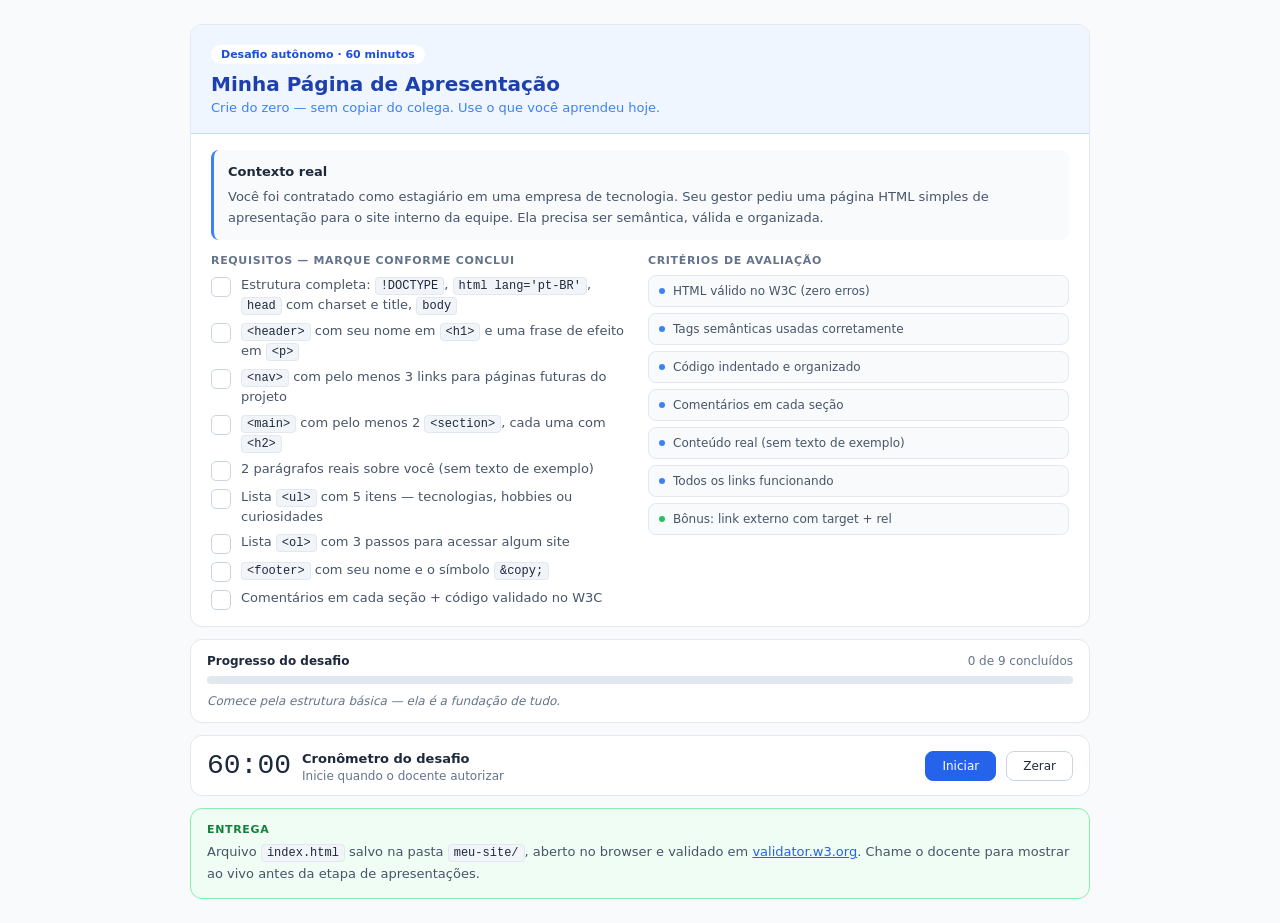
<file: plano-html-css-main/aula 01/05 - desafio_autonomo_aula01.html>
<!DOCTYPE html>
<html lang="pt-BR">
<head>
<meta charset="UTF-8">
<meta name="viewport" content="width=device-width, initial-scale=1.0">
<title>Desafio Autônomo — Aula 01 HTML</title>
<style>
*{box-sizing:border-box;margin:0;padding:0}
body{font-family:system-ui,sans-serif;color:#1e293b;background:#f8fafc;min-height:100vh;padding:24px}

.d-wrap{display:flex;flex-direction:column;gap:12px;max-width:900px;margin:0 auto}

.brief-card{border:1px solid #e2e8f0;border-radius:12px;overflow:hidden;background:#fff}
.brief-top{background:#eff6ff;padding:18px 20px;border-bottom:1px solid #bfdbfe}
.brief-badge{font-size:11px;font-weight:600;background:#fff;color:#1d4ed8;padding:3px 10px;border-radius:20px;display:inline-block;margin-bottom:8px}
.brief-title{font-size:20px;font-weight:600;color:#1e40af;margin-bottom:4px}
.brief-sub{font-size:13px;color:#3b82f6}
.brief-body{padding:16px 20px}

.context-box{background:#f8fafc;border-radius:8px;padding:12px 14px;font-size:13px;color:#475569;line-height:1.6;margin-bottom:14px;border-left:3px solid #3b82f6}
.context-box strong{color:#1e293b;font-weight:600;display:block;margin-bottom:4px}

.two-col{display:grid;grid-template-columns:1fr 1fr;gap:16px}
@media(max-width:640px){.two-col{grid-template-columns:1fr}}

.col-title{font-size:11px;font-weight:600;color:#64748b;margin-bottom:8px;text-transform:uppercase;letter-spacing:.06em}

.req-list{display:flex;flex-direction:column;gap:6px}
.req-item{display:flex;gap:10px;align-items:flex-start}
.req-check{width:20px;height:20px;border-radius:5px;border:1.5px solid #cbd5e1;display:flex;align-items:center;justify-content:center;flex-shrink:0;cursor:pointer;margin-top:2px;transition:all .15s;background:#fff}
.req-check:hover{border-color:#3b82f6;background:#eff6ff}
.req-check.on{background:#22c55e;border-color:#22c55e}
.req-check svg{display:none}
.req-check.on svg{display:block}
.req-text{font-size:13px;color:#475569;line-height:1.5}
.req-text.done-txt{color:#94a3b8;text-decoration:line-through}

code{font-family:'Courier New',monospace;font-size:12px;background:#f1f5f9;padding:1px 5px;border-radius:4px;border:1px solid #e2e8f0;color:#1e293b}

.crit-list{display:flex;flex-direction:column;gap:6px}
.crit-item{display:flex;align-items:center;gap:8px;background:#f8fafc;border:1px solid #e2e8f0;border-radius:8px;padding:8px 10px;font-size:12px;color:#475569}
.crit-dot{width:6px;height:6px;border-radius:50%;flex-shrink:0}

.prog-wrap{border:1px solid #e2e8f0;border-radius:12px;padding:14px 16px;background:#fff}
.prog-label{font-size:12px;color:#64748b;margin-bottom:8px;display:flex;justify-content:space-between}
.prog-label strong{color:#1e293b;font-weight:600}
.prog-bg{height:8px;background:#e2e8f0;border-radius:4px;overflow:hidden;margin-bottom:10px}
.prog-fg{height:100%;background:#22c55e;border-radius:4px;transition:width .4s ease;width:0%}
.prog-msg{font-size:12px;color:#64748b;font-style:italic}

.timer-row{display:flex;align-items:center;gap:10px;border:1px solid #e2e8f0;border-radius:12px;padding:12px 16px;background:#fff;flex-wrap:wrap}
.timer-num{font-size:28px;font-weight:500;font-family:'Courier New',monospace;color:#1e293b;min-width:85px}
.timer-num.warn{color:#d97706}
.timer-num.danger{color:#dc2626}
.timer-info{flex:1;min-width:140px}
.timer-info p{font-size:12px;color:#64748b;margin-top:2px}
.timer-info strong{font-size:13px;color:#1e293b;font-weight:600}
.tbtn{font-size:12px;padding:7px 16px;border-radius:8px;border:1px solid #cbd5e1;background:#fff;color:#1e293b;cursor:pointer;font-family:inherit;transition:all .15s;white-space:nowrap}
.tbtn:hover{background:#f1f5f9}
.tbtn.start{background:#2563eb;color:#fff;border-color:#2563eb}
.tbtn.start:hover{background:#1d4ed8}
.tbtn:disabled{opacity:.4;pointer-events:none}

.entrega{border:1px solid #86efac;border-radius:12px;padding:14px 16px;background:#f0fdf4}
.entrega-title{font-size:11px;font-weight:600;color:#15803d;text-transform:uppercase;letter-spacing:.06em;margin-bottom:6px}
.entrega p{font-size:13px;color:#475569;line-height:1.6}
.entrega a{color:#2563eb}

.success-banner{display:none;background:#f0fdf4;border:1px solid #86efac;border-radius:12px;padding:20px;text-align:center}
.success-banner.show{display:block}
.success-banner h3{font-size:16px;font-weight:600;color:#15803d;margin-bottom:6px}
.success-banner p{font-size:13px;color:#475569}
</style>
</head>
<body>

<div class="d-wrap">

  <div class="brief-card">
    <div class="brief-top">
      <div class="brief-badge">Desafio autônomo · 60 minutos</div>
      <div class="brief-title">Minha Página de Apresentação</div>
      <div class="brief-sub">Crie do zero — sem copiar do colega. Use o que você aprendeu hoje.</div>
    </div>
    <div class="brief-body">
      <div class="context-box">
        <strong>Contexto real</strong>
        Você foi contratado como estagiário em uma empresa de tecnologia. Seu gestor pediu uma página HTML simples de apresentação para o site interno da equipe. Ela precisa ser semântica, válida e organizada.
      </div>

      <div class="two-col">
        <div>
          <div class="col-title">Requisitos — marque conforme conclui</div>
          <div class="req-list" id="req-list"></div>
        </div>
        <div>
          <div class="col-title">Critérios de avaliação</div>
          <div class="crit-list">
            <div class="crit-item"><div class="crit-dot" style="background:#3b82f6"></div>HTML válido no W3C (zero erros)</div>
            <div class="crit-item"><div class="crit-dot" style="background:#3b82f6"></div>Tags semânticas usadas corretamente</div>
            <div class="crit-item"><div class="crit-dot" style="background:#3b82f6"></div>Código indentado e organizado</div>
            <div class="crit-item"><div class="crit-dot" style="background:#3b82f6"></div>Comentários em cada seção</div>
            <div class="crit-item"><div class="crit-dot" style="background:#3b82f6"></div>Conteúdo real (sem texto de exemplo)</div>
            <div class="crit-item"><div class="crit-dot" style="background:#3b82f6"></div>Todos os links funcionando</div>
            <div class="crit-item"><div class="crit-dot" style="background:#22c55e"></div>Bônus: link externo com target + rel</div>
          </div>
        </div>
      </div>
    </div>
  </div>

  <div class="prog-wrap">
    <div class="prog-label">
      <strong>Progresso do desafio</strong>
      <span id="prog-txt">0 de 9 concluídos</span>
    </div>
    <div class="prog-bg"><div class="prog-fg" id="prog-fg"></div></div>
    <div class="prog-msg" id="prog-msg">Comece pela estrutura básica — ela é a fundação de tudo.</div>
  </div>

  <div class="timer-row">
    <div class="timer-num" id="t-num">60:00</div>
    <div class="timer-info">
      <strong>Cronômetro do desafio</strong>
      <p id="t-msg">Inicie quando o docente autorizar</p>
    </div>
    <button class="tbtn start" id="t-btn" onclick="timerClick()">Iniciar</button>
    <button class="tbtn" onclick="timerReset()">Zerar</button>
  </div>

  <div class="entrega">
    <div class="entrega-title">Entrega</div>
    <p>Arquivo <code>index.html</code> salvo na pasta <code>meu-site/</code>, aberto no browser e validado em <a href="https://validator.w3.org/#validate_by_input" target="_blank" rel="noopener">validator.w3.org</a>. Chame o docente para mostrar ao vivo antes da etapa de apresentações.</p>
  </div>

  <div class="success-banner" id="success-banner">
    <h3>Desafio concluído!</h3>
    <p>Todos os requisitos marcados. Valide o HTML no W3C e chame o docente para apresentar sua página.</p>
  </div>

</div>

<script>
const REQS = [
  {t: "Estrutura completa: <code>!DOCTYPE</code>, <code>html lang='pt-BR'</code>, <code>head</code> com charset e title, <code>body</code>"},
  {t: "<code>&lt;header&gt;</code> com seu nome em <code>&lt;h1&gt;</code> e uma frase de efeito em <code>&lt;p&gt;</code>"},
  {t: "<code>&lt;nav&gt;</code> com pelo menos 3 links para páginas futuras do projeto"},
  {t: "<code>&lt;main&gt;</code> com pelo menos 2 <code>&lt;section&gt;</code>, cada uma com <code>&lt;h2&gt;</code>"},
  {t: "2 parágrafos reais sobre você (sem texto de exemplo)"},
  {t: "Lista <code>&lt;ul&gt;</code> com 5 itens — tecnologias, hobbies ou curiosidades"},
  {t: "Lista <code>&lt;ol&gt;</code> com 3 passos para acessar algum site"},
  {t: "<code>&lt;footer&gt;</code> com seu nome e o símbolo <code>&amp;copy;</code>"},
  {t: "Comentários em cada seção + código validado no W3C"},
];

const MSGS = [
  "Comece pela estrutura básica — ela é a fundação de tudo.",
  "Header e nav prontos? Abra no browser e confira.",
  "Bom progresso! Agora vem o conteúdo de verdade.",
  "Lembre: conteúdo real, não texto de exemplo.",
  "Metade do caminho! Salve frequentemente.",
  "Falta pouco — listas e footer te aguardam.",
  "Quase lá! Revise a indentação do código.",
  "Falta só validar no W3C — copie o HTML e cole lá.",
  "Tudo concluído! Chame o docente para apresentar.",
];

let done = new Set();
let ticking = false, tSec = 60 * 60, tInterval = null;

function buildReqs() {
  const el = document.getElementById('req-list');
  REQS.forEach((r, i) => {
    const d = document.createElement('div');
    d.className = 'req-item';
    d.innerHTML = `
      <div class="req-check" id="rc-${i}" onclick="checkReq(${i})">
        <svg width="12" height="12" viewBox="0 0 12 12" fill="none">
          <path d="M2 6l3 3 5-5" stroke="white" stroke-width="1.8" stroke-linecap="round" stroke-linejoin="round"/>
        </svg>
      </div>
      <div class="req-text" id="rt-${i}">${r.t}</div>`;
    el.appendChild(d);
  });
}

function checkReq(i) {
  if (done.has(i)) {
    done.delete(i);
    document.getElementById('rc-' + i).classList.remove('on');
    document.getElementById('rt-' + i).classList.remove('done-txt');
  } else {
    done.add(i);
    document.getElementById('rc-' + i).classList.add('on');
    document.getElementById('rt-' + i).classList.add('done-txt');
  }
  const n = done.size;
  const pct = Math.round((n / REQS.length) * 100);
  document.getElementById('prog-fg').style.width = pct + '%';
  document.getElementById('prog-txt').textContent = n + ' de ' + REQS.length + ' concluídos';
  document.getElementById('prog-msg').textContent = MSGS[Math.min(n, MSGS.length - 1)];
  if (n === REQS.length) {
    document.getElementById('success-banner').classList.add('show');
  } else {
    document.getElementById('success-banner').classList.remove('show');
  }
}

function timerClick() {
  if (!ticking) {
    ticking = true;
    document.getElementById('t-btn').textContent = 'Pausar';
    document.getElementById('t-btn').className = 'tbtn';
    document.getElementById('t-msg').textContent = 'Cronômetro em andamento';
    tInterval = setInterval(() => {
      tSec--;
      if (tSec <= 0) {
        tSec = 0;
        clearInterval(tInterval);
        ticking = false;
        document.getElementById('t-btn').textContent = 'Tempo esgotado';
        document.getElementById('t-btn').disabled = true;
      }
      const m = Math.floor(tSec / 60), s = tSec % 60;
      const el = document.getElementById('t-num');
      el.textContent = (m < 10 ? '0' : '') + m + ':' + (s < 10 ? '0' : '') + s;
      el.className = 'timer-num' + (tSec <= 600 ? ' warn' : '') + (tSec <= 120 ? ' danger' : '');
      if (tSec === 1800) document.getElementById('t-msg').textContent = 'Metade do tempo — confira o progresso';
      if (tSec === 600) document.getElementById('t-msg').textContent = '10 minutos restantes — finalize e valide!';
      if (tSec === 120) document.getElementById('t-msg').textContent = '2 minutos — salve e chame o docente';
    }, 1000);
  } else {
    ticking = false;
    clearInterval(tInterval);
    document.getElementById('t-btn').textContent = 'Continuar';
    document.getElementById('t-btn').className = 'tbtn start';
    document.getElementById('t-msg').textContent = 'Pausado';
  }
}

function timerReset() {
  clearInterval(tInterval);
  ticking = false;
  tSec = 60 * 60;
  document.getElementById('t-num').textContent = '60:00';
  document.getElementById('t-num').className = 'timer-num';
  document.getElementById('t-btn').textContent = 'Iniciar';
  document.getElementById('t-btn').className = 'tbtn start';
  document.getElementById('t-btn').disabled = false;
  document.getElementById('t-msg').textContent = 'Inicie quando o docente autorizar';
}

buildReqs();
</script>
</body>
</html>
</file>
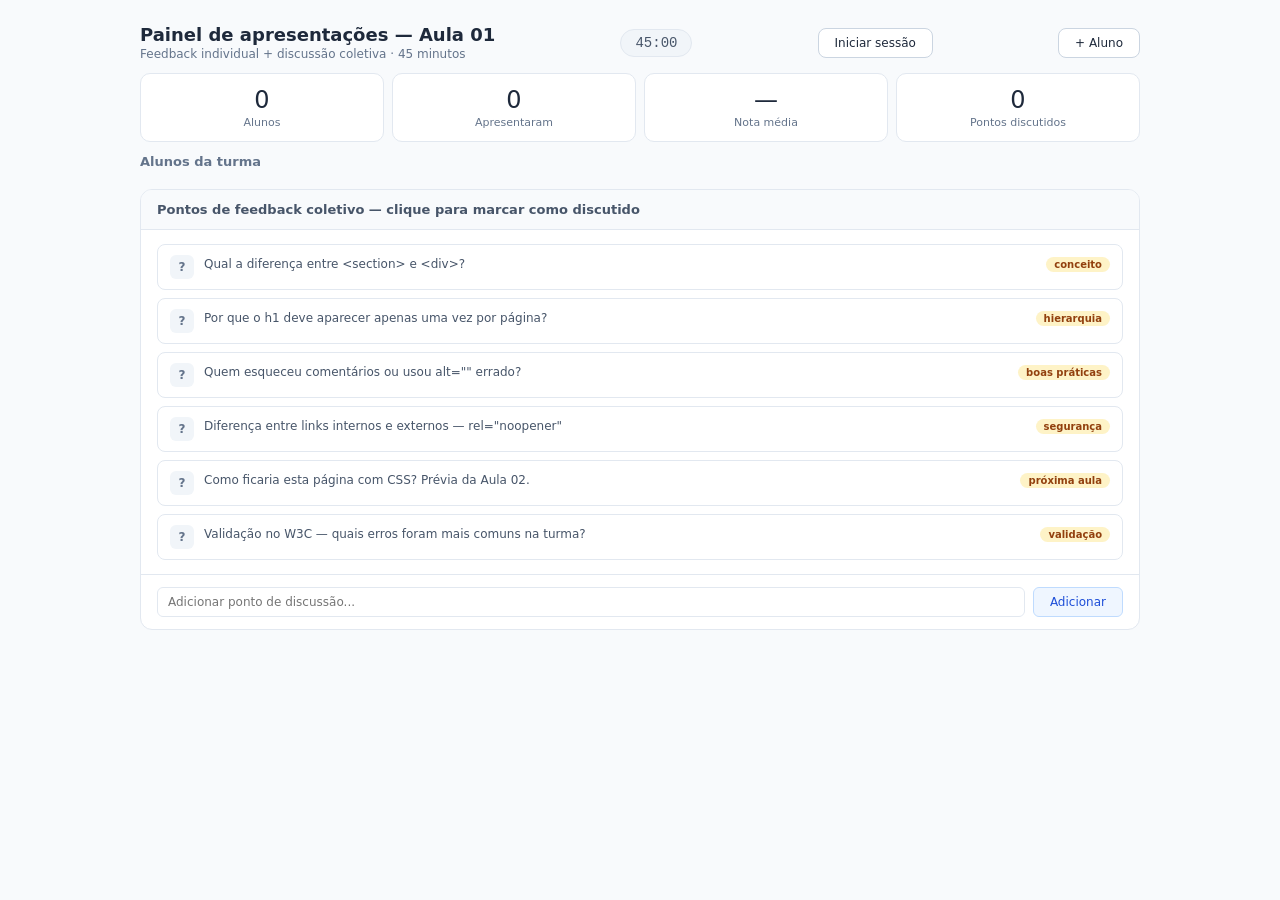
<file: plano-html-css-main/aula 01/06 - apresentacoes_feedback_docente.html>
<!DOCTYPE html>
<html lang="pt-BR">
<head>
<meta charset="UTF-8">
<meta name="viewport" content="width=device-width, initial-scale=1.0">
<title>Apresentações e Feedback — Aula 01 HTML</title>
<style>
*{box-sizing:border-box;margin:0;padding:0}
body{font-family:system-ui,sans-serif;color:#1e293b;background:#f8fafc;min-height:100vh;padding:24px}

.fb-wrap{display:flex;flex-direction:column;gap:12px;max-width:1000px;margin:0 auto}

.top-bar{display:flex;align-items:center;justify-content:space-between;flex-wrap:wrap;gap:10px}
.tb-title{font-size:18px;font-weight:600;color:#1e293b}
.tb-meta{font-size:12px;color:#64748b;margin-top:2px}
.t-chip{font-size:14px;font-weight:500;padding:5px 14px;border-radius:20px;background:#f1f5f9;border:1px solid #e2e8f0;color:#475569;font-family:'Courier New',monospace}
.tbtn{font-size:12px;padding:7px 16px;border-radius:8px;border:1px solid #cbd5e1;background:#fff;color:#1e293b;cursor:pointer;font-family:inherit;transition:all .15s;white-space:nowrap}
.tbtn:hover{background:#f1f5f9}
.tbtn:disabled{opacity:.4;pointer-events:none}

.stats-row{display:grid;grid-template-columns:repeat(4,1fr);gap:8px}
.stat{background:#fff;border:1px solid #e2e8f0;border-radius:10px;padding:12px;text-align:center}
.stat-n{font-size:24px;font-weight:500;color:#1e293b}
.stat-l{font-size:11px;color:#64748b;margin-top:2px}

.section-hdr{font-size:13px;font-weight:600;color:#64748b;margin-bottom:8px;display:flex;align-items:center;justify-content:space-between}
.add-btn{font-size:12px;padding:5px 12px;border-radius:8px;border:1px solid #cbd5e1;background:#fff;color:#1e293b;cursor:pointer;font-family:inherit;transition:background .15s;display:flex;align-items:center;gap:5px}
.add-btn:hover{background:#f1f5f9}

.alunos-grid{display:grid;grid-template-columns:repeat(auto-fill,minmax(210px,1fr));gap:8px}

.aluno-card{border:1px solid #e2e8f0;border-radius:12px;overflow:hidden;background:#fff;transition:border-color .15s}
.aluno-card:hover{border-color:#cbd5e1}
.aluno-card.presenting{border:2px solid #3b82f6}
.aluno-card.done-card{border-color:#86efac}

.ac-top{display:flex;align-items:center;gap:10px;padding:10px 12px;border-bottom:1px solid #f1f5f9}
.avatar{width:32px;height:32px;border-radius:50%;display:flex;align-items:center;justify-content:center;font-size:12px;font-weight:600;flex-shrink:0}
.ac-name{font-size:13px;font-weight:600;color:#1e293b;line-height:1.2}
.ac-status{font-size:11px;color:#94a3b8;margin-top:1px}

.ac-body{padding:10px 12px}
.stars{display:flex;gap:3px;margin-bottom:8px}
.star{font-size:18px;line-height:1;cursor:pointer;color:#e2e8f0;transition:color .1s;user-select:none}
.star.on{color:#f59e0b}

.ac-checks{display:flex;flex-direction:column;gap:4px;margin-bottom:8px}
.ac-chk{display:flex;align-items:center;gap:6px;font-size:11px;color:#64748b}
.mini-check{width:14px;height:14px;border-radius:3px;border:1px solid #cbd5e1;cursor:pointer;display:flex;align-items:center;justify-content:center;flex-shrink:0;transition:all .12s;background:#fff}
.mini-check.on{background:#22c55e;border-color:#22c55e}
.mini-check svg{display:none}
.mini-check.on svg{display:block}

.ac-note{width:100%;border:1px solid #e2e8f0;border-radius:6px;padding:6px 8px;font-size:11px;font-family:inherit;color:#1e293b;background:#fff;resize:none;outline:none;transition:border-color .15s}
.ac-note:focus{border-color:#3b82f6}

.ac-actions{display:flex;gap:6px;margin-top:8px}
.ac-btn{flex:1;font-size:11px;padding:6px 4px;border-radius:6px;border:1px solid #e2e8f0;background:#f8fafc;color:#64748b;cursor:pointer;font-family:inherit;transition:all .12s;text-align:center}
.ac-btn:hover{background:#eff6ff;color:#1d4ed8;border-color:#bfdbfe}
.ac-btn.pres-btn.on{background:#eff6ff;color:#1d4ed8;border-color:#3b82f6}
.ac-btn.done-btn-sm.on{background:#f0fdf4;color:#15803d;border-color:#86efac}

.coletivo{border:1px solid #e2e8f0;border-radius:12px;overflow:hidden;background:#fff}
.col-hdr{padding:12px 16px;background:#f8fafc;border-bottom:1px solid #e2e8f0;font-size:13px;font-weight:600;color:#475569}
.col-body{padding:14px 16px;display:flex;flex-direction:column;gap:8px}

.ponto{border:1px solid #e2e8f0;border-radius:8px;padding:10px 12px;cursor:pointer;transition:all .15s;display:flex;align-items:flex-start;gap:10px}
.ponto:hover{border-color:#cbd5e1;background:#f8fafc}
.ponto.used{border-color:#bfdbfe;background:#eff6ff}
.ponto-icon{width:24px;height:24px;border-radius:6px;flex-shrink:0;display:flex;align-items:center;justify-content:center;font-size:12px;font-weight:600}
.ponto-text{font-size:12px;color:#475569;line-height:1.5;flex:1}
.ponto.used .ponto-text{color:#1d4ed8}
.ponto-badge{font-size:10px;font-weight:600;padding:2px 8px;border-radius:10px;background:#fef3c7;color:#92400e;white-space:nowrap;flex-shrink:0;margin-top:2px}
.ponto.used .ponto-badge{background:#dbeafe;color:#1e40af}

.add-area{display:flex;gap:8px;padding:12px 16px;border-top:1px solid #e2e8f0}
.add-area input{flex:1;border:1px solid #e2e8f0;border-radius:6px;padding:7px 10px;font-size:12px;font-family:inherit;color:#1e293b;background:#fff;outline:none;transition:border-color .15s}
.add-area input:focus{border-color:#3b82f6}
.add-area button{font-size:12px;padding:7px 16px;border-radius:6px;border:1px solid #bfdbfe;background:#eff6ff;color:#1d4ed8;cursor:pointer;font-family:inherit;font-weight:500;transition:background .15s}
.add-area button:hover{background:#dbeafe}

@media(max-width:600px){
  .stats-row{grid-template-columns:1fr 1fr}
  .alunos-grid{grid-template-columns:1fr}
}
</style>
</head>
<body>

<div class="fb-wrap">

  <div class="top-bar">
    <div>
      <div class="tb-title">Painel de apresentações — Aula 01</div>
      <div class="tb-meta">Feedback individual + discussão coletiva · 45 minutos</div>
    </div>
    <span class="t-chip" id="timer-chip">45:00</span>
    <button class="tbtn" id="timer-btn" onclick="startTimer()">Iniciar sessão</button>
    <button class="tbtn" onclick="addAluno()">+ Aluno</button>
  </div>

  <div class="stats-row">
    <div class="stat"><div class="stat-n" id="s-total">0</div><div class="stat-l">Alunos</div></div>
    <div class="stat"><div class="stat-n" id="s-pres">0</div><div class="stat-l">Apresentaram</div></div>
    <div class="stat"><div class="stat-n" id="s-med">—</div><div class="stat-l">Nota média</div></div>
    <div class="stat"><div class="stat-n" id="s-pontos">0</div><div class="stat-l">Pontos discutidos</div></div>
  </div>

  <div>
    <div class="section-hdr">
      <span>Alunos da turma</span>
    </div>
    <div class="alunos-grid" id="alunos-grid"></div>
  </div>

  <div class="coletivo">
    <div class="col-hdr">Pontos de feedback coletivo — clique para marcar como discutido</div>
    <div class="col-body" id="pontos-list"></div>
    <div class="add-area">
      <input type="text" id="novo-ponto" placeholder="Adicionar ponto de discussão..." onkeydown="if(event.key==='Enter')addPonto()">
      <button onclick="addPonto()">Adicionar</button>
    </div>
  </div>

</div>

<script>
const CORES_AVATAR = [
  {bg:'#dbeafe',txt:'#1e40af'},
  {bg:'#ede9fe',txt:'#5b21b6'},
  {bg:'#ccfbf1',txt:'#0f766e'},
  {bg:'#fef3c7',txt:'#92400e'},
  {bg:'#fce7f3',txt:'#9d174d'},
  {bg:'#dcfce7',txt:'#166534'},
  {bg:'#fee2e2',txt:'#991b1b'},
  {bg:'#e0f2fe',txt:'#0369a1'},
];

const CHECKS = ['Estrutura válida', 'Semântica correta', 'Indentado', 'Com comentários', 'Links funcionam'];

const PONTOS_BASE = [
  {t:'Qual a diferença entre &lt;section&gt; e &lt;div&gt;?', tag:'conceito'},
  {t:'Por que o h1 deve aparecer apenas uma vez por página?', tag:'hierarquia'},
  {t:'Quem esqueceu comentários ou usou alt="" errado?', tag:'boas práticas'},
  {t:'Diferença entre links internos e externos — rel="noopener"', tag:'segurança'},
  {t:'Como ficaria esta página com CSS? Prévia da Aula 02.', tag:'próxima aula'},
  {t:'Validação no W3C — quais erros foram mais comuns na turma?', tag:'validação'},
];

let alunos = [
  

];

let pontos = PONTOS_BASE.map(p => ({...p, used:false}));
let tSec = 45 * 60, tInterval = null, ticking = false;

function initials(nome) {
  return nome.trim().split(/\s+/).slice(0,2).map(n=>n[0]).join('').toUpperCase();
}

function buildAlunos() {
  const g = document.getElementById('alunos-grid');
  g.innerHTML = '';
  alunos.forEach((a, ai) => {
    const av = CORES_AVATAR[a.cor % CORES_AVATAR.length];
    const card = document.createElement('div');
    card.className = 'aluno-card' +
      (a.status === 'apresentando' ? ' presenting' : '') +
      (a.status === 'concluido'    ? ' done-card'   : '');
    card.id = 'ac-' + ai;

    const starsHtml = [1,2,3,4,5].map(n =>
      `<span class="star${a.nota >= n ? ' on' : ''}" onclick="setStar(${ai},${n})">&#9733;</span>`
    ).join('');

    const checksHtml = CHECKS.map((c, ci) =>
      `<div class="ac-chk">
        <div class="mini-check${a.checks[ci] ? ' on' : ''}" id="mchk-${ai}-${ci}" onclick="toggleCheck(${ai},${ci})">
          <svg width="10" height="10" viewBox="0 0 10 10" fill="none">
            <path d="M1.5 5l2.5 2.5 4.5-4.5" stroke="white" stroke-width="1.8" stroke-linecap="round" stroke-linejoin="round"/>
          </svg>
        </div>
        <span>${c}</span>
      </div>`
    ).join('');

    const statusLabel = a.status === 'pendente' ? 'Aguardando' :
                        a.status === 'apresentando' ? 'Apresentando agora' : 'Concluído';

    card.innerHTML = `
      <div class="ac-top">
        <div class="avatar" style="background:${av.bg};color:${av.txt}">${a.iniciais}</div>
        <div>
          <div class="ac-name">${a.nome}</div>
          <div class="ac-status">${statusLabel}</div>
        </div>
      </div>
      <div class="ac-body">
        <div class="stars">${starsHtml}</div>
        <div class="ac-checks">${checksHtml}</div>
        <textarea class="ac-note" rows="2" placeholder="Observações..." oninput="saveNote(${ai},this.value)">${a.nota_txt}</textarea>
        <div class="ac-actions">
          <div class="ac-btn pres-btn${a.status==='apresentando'?' on':''}" onclick="setStatus(${ai},'apresentando')">Apresentando</div>
          <div class="ac-btn done-btn-sm${a.status==='concluido'?' on':''}" onclick="setStatus(${ai},'concluido')">Concluído</div>
        </div>
      </div>`;
    g.appendChild(card);
  });
  updateStats();
}

function setStar(ai, n) {
  alunos[ai].nota = alunos[ai].nota === n ? 0 : n;
  buildAlunos();
}

function toggleCheck(ai, ci) {
  alunos[ai].checks[ci] = !alunos[ai].checks[ci];
  const el = document.getElementById('mchk-' + ai + '-' + ci);
  if (el) el.classList.toggle('on');
  updateStats();
}

function setStatus(ai, s) {
  alunos[ai].status = alunos[ai].status === s ? 'pendente' : s;
  buildAlunos();
}

function saveNote(ai, v) {
  alunos[ai].nota_txt = v;
}

function addAluno() {
  const nome = prompt('Nome do aluno:');
  if (!nome || !nome.trim()) return;
  const n = nome.trim();
  alunos.push({
    nome: n,
    iniciais: initials(n),
    cor: alunos.length % CORES_AVATAR.length,
    nota: 0,
    checks: new Array(5).fill(false),
    status: 'pendente',
    nota_txt: ''
  });
  buildAlunos();
}

function updateStats() {
  document.getElementById('s-total').textContent = alunos.length;
  const pres = alunos.filter(a => a.status === 'concluido').length;
  document.getElementById('s-pres').textContent = pres;
  const rated = alunos.filter(a => a.nota > 0);
  document.getElementById('s-med').textContent = rated.length
    ? (rated.reduce((s, a) => s + a.nota, 0) / rated.length).toFixed(1) + '★'
    : '—';
  document.getElementById('s-pontos').textContent = pontos.filter(p => p.used).length;
}

function buildPontos() {
  const el = document.getElementById('pontos-list');
  el.innerHTML = '';
  pontos.forEach((p, i) => {
    const d = document.createElement('div');
    d.className = 'ponto' + (p.used ? ' used' : '');
    d.onclick = () => { p.used = !p.used; buildPontos(); updateStats(); };
    d.innerHTML = `
      <div class="ponto-icon" style="background:${p.used?'#dbeafe':'#f1f5f9'};color:${p.used?'#1d4ed8':'#64748b'}">
        ${p.used ? '✓' : '?'}
      </div>
      <div class="ponto-text">${p.t}</div>
      <div class="ponto-badge">${p.tag}</div>`;
    el.appendChild(d);
  });
}

function addPonto() {
  const inp = document.getElementById('novo-ponto');
  const v = inp.value.trim();
  if (!v) return;
  pontos.push({t: v, tag: 'custom', used: false});
  inp.value = '';
  buildPontos();
}

function startTimer() {
  const btn = document.getElementById('timer-btn');
  if (!ticking) {
    ticking = true;
    btn.textContent = 'Pausar';
    tInterval = setInterval(() => {
      tSec--;
      const m = Math.floor(tSec / 60), s = tSec % 60;
      const chip = document.getElementById('timer-chip');
      chip.textContent = (m < 10 ? '0' : '') + m + ':' + (s < 10 ? '0' : '') + s;
      if (tSec <= 300) chip.style.color = '#d97706';
      if (tSec <= 60)  chip.style.color = '#dc2626';
      if (tSec <= 0) {
        clearInterval(tInterval);
        ticking = false;
        btn.textContent = 'Encerrado';
        btn.disabled = true;
      }
    }, 1000);
  } else {
    ticking = false;
    clearInterval(tInterval);
    btn.textContent = 'Continuar';
  }
}

buildAlunos();
buildPontos();
</script>
</body>
</html>
</file>
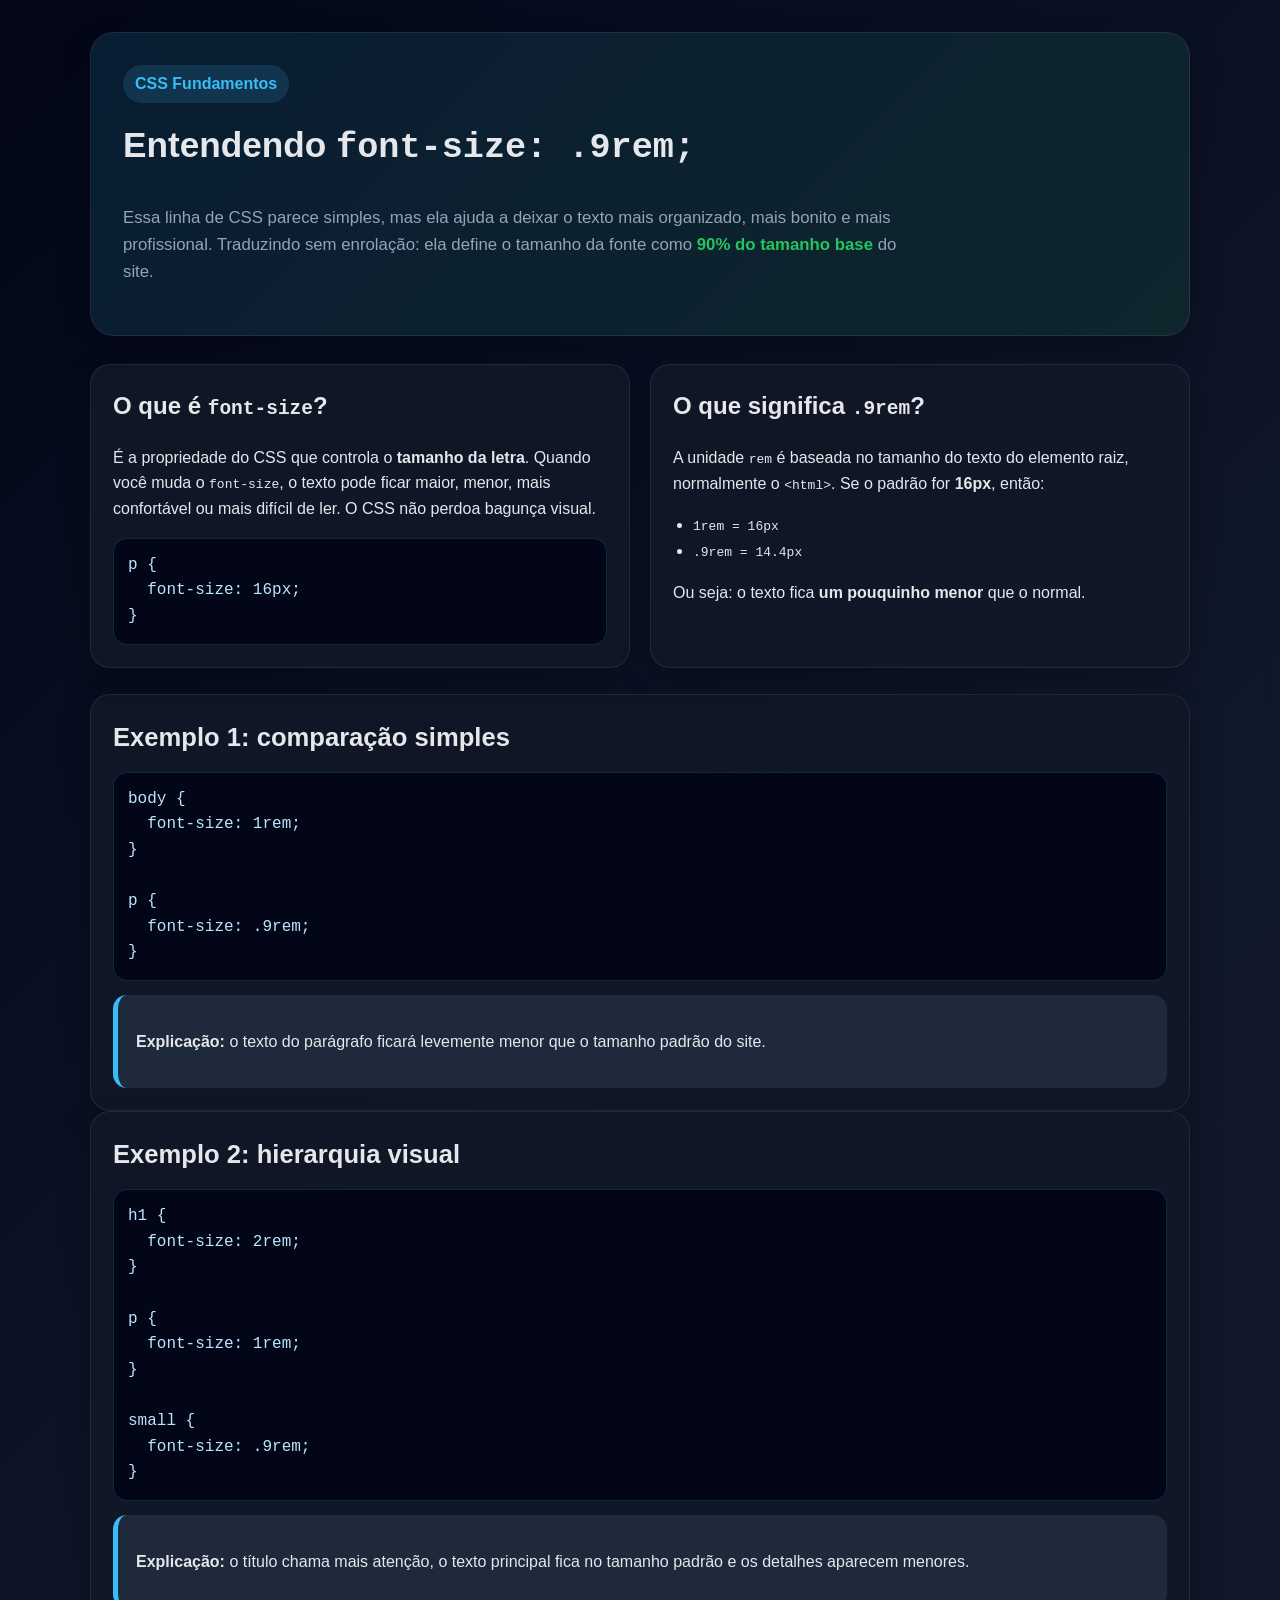
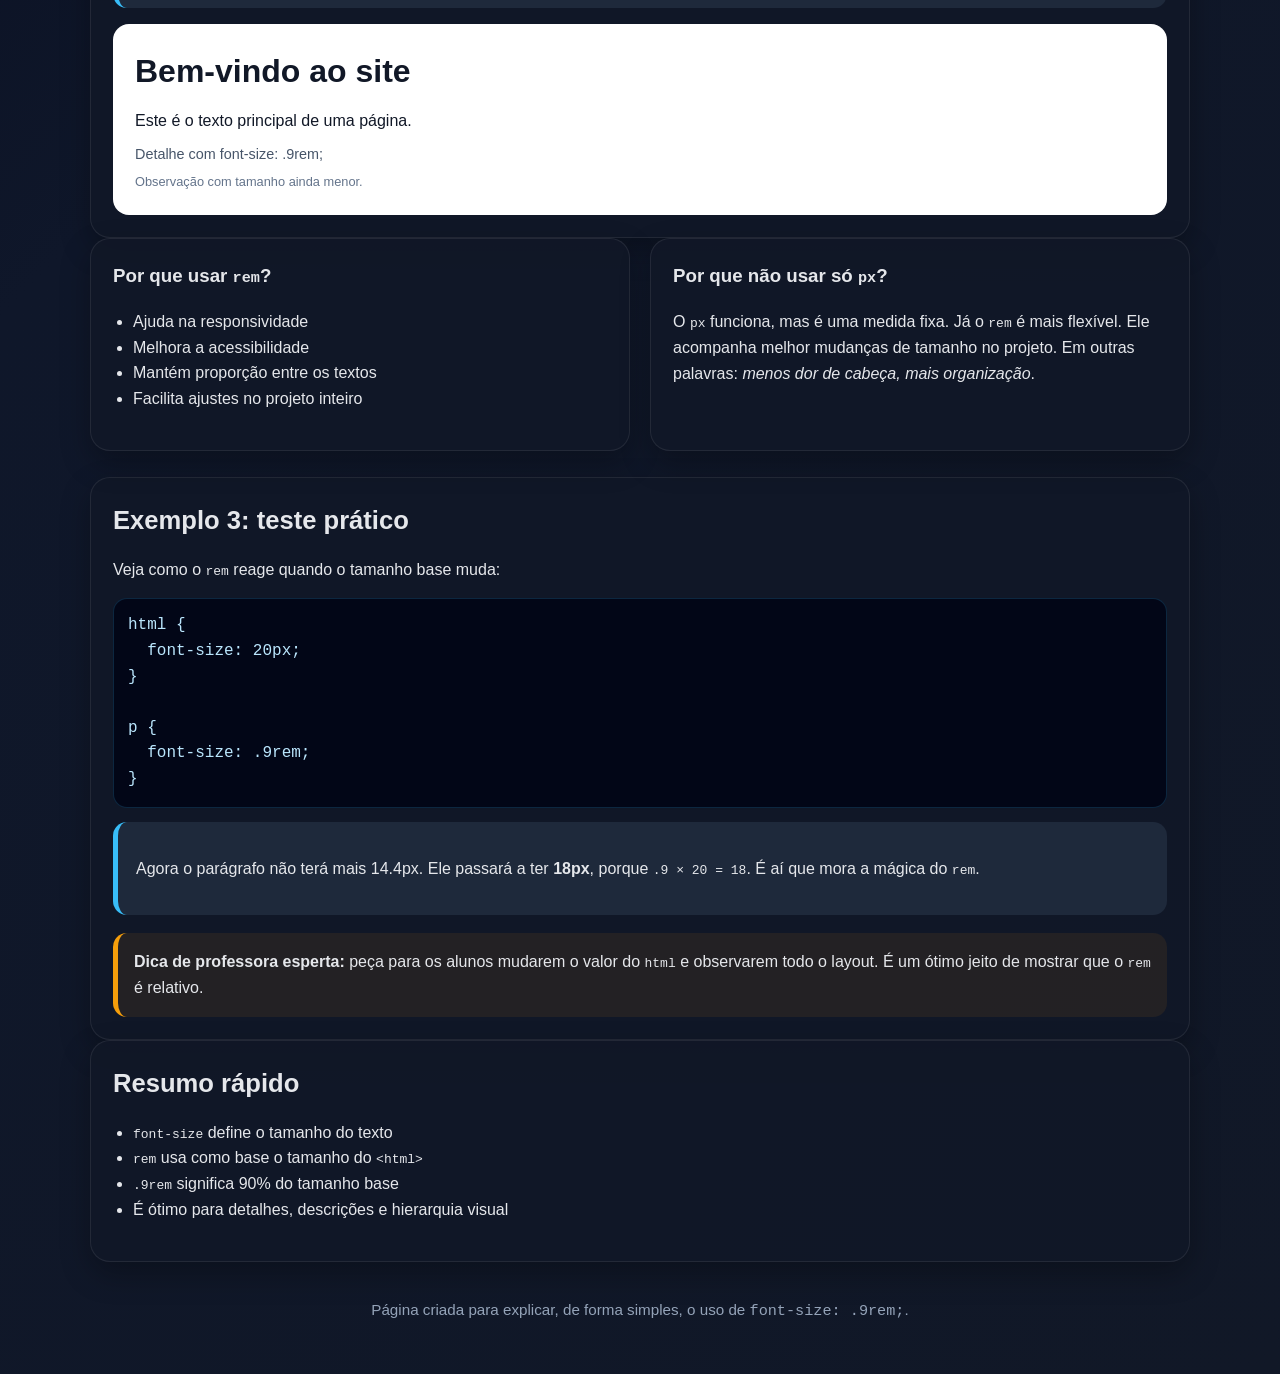
<file: plano-html-css-main/aula 02/_explicacao_font_size_rem.html>
<!DOCTYPE html>
<html lang="pt-BR">
<head>
  <meta charset="UTF-8" />
  <meta name="viewport" content="width=device-width, initial-scale=1.0" />
  <title>Explicação de font-size: .9rem</title>
  <style>
    :root {
      --bg: #0f172a;
      --card: #111827;
      --card-2: #1e293b;
      --text: #e5e7eb;
      --muted: #94a3b8;
      --accent: #38bdf8;
      --accent-2: #22c55e;
      --warning: #f59e0b;
      --border: rgba(255,255,255,0.08);
      --shadow: 0 12px 30px rgba(0,0,0,0.28);
    }

    * {
      box-sizing: border-box;
    }

    body {
      margin: 0;
      font-family: Arial, Helvetica, sans-serif;
      background: linear-gradient(135deg, #020617, #0f172a 45%, #111827);
      color: var(--text);
      line-height: 1.6;
    }

    .container {
      width: min(1100px, 92%);
      margin: 0 auto;
      padding: 32px 0 56px;
    }

    .hero {
      background: linear-gradient(135deg, rgba(56,189,248,0.12), rgba(34,197,94,0.10));
      border: 1px solid var(--border);
      border-radius: 24px;
      padding: 32px;
      box-shadow: var(--shadow);
      margin-bottom: 28px;
    }

    .hero h1 {
      margin-top: 0;
      font-size: 2.2rem;
    }

    .hero p {
      font-size: 1.05rem;
      color: var(--muted);
      max-width: 800px;
    }

    .badge {
      display: inline-block;
      padding: 6px 12px;
      border-radius: 999px;
      background: rgba(56,189,248,0.14);
      color: var(--accent);
      font-weight: bold;
      margin-bottom: 14px;
    }

    .grid {
      display: grid;
      grid-template-columns: repeat(auto-fit, minmax(290px, 1fr));
      gap: 20px;
      margin-bottom: 26px;
    }

    .card {
      background: rgba(17,24,39,0.9);
      border: 1px solid var(--border);
      border-radius: 20px;
      padding: 22px;
      box-shadow: var(--shadow);
    }

    .card h2, .card h3 {
      margin-top: 0;
    }

    .code {
      background: #020617;
      border: 1px solid rgba(56,189,248,0.18);
      border-radius: 14px;
      padding: 14px;
      overflow-x: auto;
      font-family: Consolas, Monaco, monospace;
      color: #bae6fd;
      white-space: pre-wrap;
    }

    .highlight {
      color: var(--accent-2);
      font-weight: bold;
    }

    .section-title {
      font-size: 1.6rem;
      margin: 34px 0 14px;
    }

    .example-box {
      background: var(--card-2);
      border-left: 5px solid var(--accent);
      border-radius: 14px;
      padding: 18px;
      margin-top: 14px;
    }

    .demo-area {
      background: #ffffff;
      color: #111827;
      border-radius: 16px;
      padding: 22px;
      margin-top: 16px;
    }

    .demo-title {
      font-size: 2rem;
      margin: 0 0 10px;
    }

    .demo-text {
      font-size: 1rem;
      margin: 0 0 10px;
    }

    .demo-detail {
      font-size: .9rem;
      color: #475569;
      display: block;
    }

    .demo-small {
      font-size: .8rem;
      color: #64748b;
      display: block;
      margin-top: 6px;
    }

    .tip {
      border-left: 5px solid var(--warning);
      background: rgba(245,158,11,0.08);
      padding: 16px;
      border-radius: 14px;
      margin-top: 18px;
    }

    ul {
      padding-left: 20px;
    }

    footer {
      margin-top: 36px;
      text-align: center;
      color: var(--muted);
      font-size: .95rem;
    }
  </style>
</head>
<body>
  <div class="container">
    <section class="hero">
      <span class="badge">CSS Fundamentos</span>
      <h1>Entendendo <code>font-size: .9rem;</code></h1>
      <p>
        Essa linha de CSS parece simples, mas ela ajuda a deixar o texto mais organizado,
        mais bonito e mais profissional. Traduzindo sem enrolação: ela define o tamanho da fonte
        como <span class="highlight">90% do tamanho base</span> do site.
      </p>
    </section>

    <div class="grid">
      <article class="card">
        <h2>O que é <code>font-size</code>?</h2>
        <p>
          É a propriedade do CSS que controla o <strong>tamanho da letra</strong>.
          Quando você muda o <code>font-size</code>, o texto pode ficar maior, menor,
          mais confortável ou mais difícil de ler. O CSS não perdoa bagunça visual.
        </p>
        <div class="code">p {
  font-size: 16px;
}</div>
      </article>

      <article class="card">
        <h2>O que significa <code>.9rem</code>?</h2>
        <p>
          A unidade <code>rem</code> é baseada no tamanho do texto do elemento raiz,
          normalmente o <code>&lt;html&gt;</code>. Se o padrão for <strong>16px</strong>, então:
        </p>
        <ul>
          <li><code>1rem = 16px</code></li>
          <li><code>.9rem = 14.4px</code></li>
        </ul>
        <p>Ou seja: o texto fica <strong>um pouquinho menor</strong> que o normal.</p>
      </article>
    </div>

    <section class="card">
      <h2 class="section-title">Exemplo 1: comparação simples</h2>
      <div class="code">body {
  font-size: 1rem;
}

p {
  font-size: .9rem;
}</div>
      <div class="example-box">
        <p><strong>Explicação:</strong> o texto do parágrafo ficará levemente menor que o tamanho padrão do site.</p>
      </div>
    </section>

    <section class="card">
      <h2 class="section-title">Exemplo 2: hierarquia visual</h2>
      <div class="code">h1 {
  font-size: 2rem;
}

p {
  font-size: 1rem;
}

small {
  font-size: .9rem;
}</div>
      <div class="example-box">
        <p><strong>Explicação:</strong> o título chama mais atenção, o texto principal fica no tamanho padrão e os detalhes aparecem menores.</p>
      </div>

      <div class="demo-area">
        <h3 class="demo-title">Bem-vindo ao site</h3>
        <p class="demo-text">Este é o texto principal de uma página.</p>
        <span class="demo-detail">Detalhe com font-size: .9rem;</span>
        <span class="demo-small">Observação com tamanho ainda menor.</span>
      </div>
    </section>

    <div class="grid">
      <article class="card">
        <h3>Por que usar <code>rem</code>?</h3>
        <ul>
          <li>Ajuda na responsividade</li>
          <li>Melhora a acessibilidade</li>
          <li>Mantém proporção entre os textos</li>
          <li>Facilita ajustes no projeto inteiro</li>
        </ul>
      </article>

      <article class="card">
        <h3>Por que não usar só <code>px</code>?</h3>
        <p>
          O <code>px</code> funciona, mas é uma medida fixa. Já o <code>rem</code> é mais flexível.
          Ele acompanha melhor mudanças de tamanho no projeto. Em outras palavras:
          <em>menos dor de cabeça, mais organização</em>.
        </p>
      </article>
    </div>

    <section class="card">
      <h2 class="section-title">Exemplo 3: teste prático</h2>
      <p>Veja como o <code>rem</code> reage quando o tamanho base muda:</p>
      <div class="code">html {
  font-size: 20px;
}

p {
  font-size: .9rem;
}</div>
      <div class="example-box">
        <p>
          Agora o parágrafo não terá mais 14.4px. Ele passará a ter <strong>18px</strong>, porque
          <code>.9 × 20 = 18</code>. É aí que mora a mágica do <code>rem</code>.
        </p>
      </div>
      <div class="tip">
        <strong>Dica de professora esperta:</strong> peça para os alunos mudarem o valor do <code>html</code>
        e observarem todo o layout. É um ótimo jeito de mostrar que o <code>rem</code> é relativo.
      </div>
    </section>

    <section class="card">
      <h2 class="section-title">Resumo rápido</h2>
      <ul>
        <li><code>font-size</code> define o tamanho do texto</li>
        <li><code>rem</code> usa como base o tamanho do <code>&lt;html&gt;</code></li>
        <li><code>.9rem</code> significa 90% do tamanho base</li>
        <li>É ótimo para detalhes, descrições e hierarquia visual</li>
      </ul>
    </section>

    <footer>
      Página criada para explicar, de forma simples, o uso de <code>font-size: .9rem;</code>.
    </footer>
  </div>
</body>
</html>
</file>
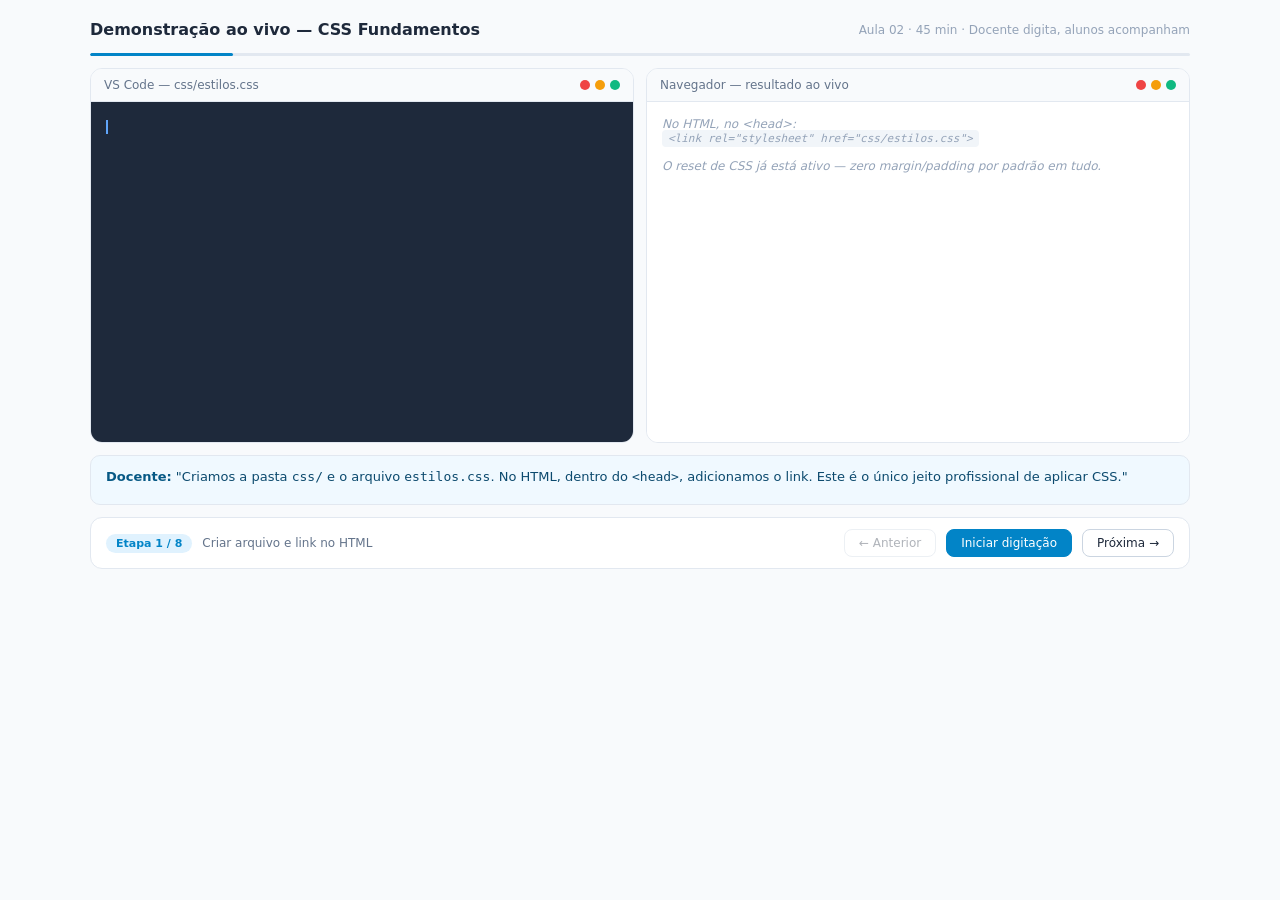
<file: plano-html-css-main/aula 02/a02_demo_ao_vivo 2.html>
<!DOCTYPE html>
<html lang="pt-BR">
<head>
<meta charset="UTF-8">
<meta name="viewport" content="width=device-width, initial-scale=1.0">
<title>Demonstração ao Vivo — CSS Fundamentos · Aula 02</title>
<style>
*{box-sizing:border-box;margin:0;padding:0}
body{font-family:system-ui,sans-serif;color:#1e293b;background:#f8fafc;min-height:100vh;padding:20px}
.wrap{max-width:1100px;margin:0 auto;display:grid;grid-template-columns:1fr 1fr;gap:12px}
.page-hdr{grid-column:1/-1;display:flex;align-items:center;justify-content:space-between;margin-bottom:2px}
.page-hdr h1{font-size:16px;font-weight:600}.page-hdr p{font-size:12px;color:#94a3b8}
.prog-track{grid-column:1/-1;height:3px;background:#e2e8f0;border-radius:2px;overflow:hidden}
.prog-fill{height:100%;background:#0284C7;border-radius:2px;transition:width .3s ease;width:0%}
.panel{border:1px solid #e2e8f0;border-radius:12px;overflow:hidden;background:#fff}
.ph{display:flex;align-items:center;justify-content:space-between;padding:9px 13px;border-bottom:1px solid #e2e8f0;background:#f8fafc}
.pt{font-size:12px;font-weight:500;color:#64748b}
.dots-r{display:flex;gap:5px}
.dot{width:10px;height:10px;border-radius:50%}
.editor-body{background:#1e293b;min-height:340px;padding:15px;font-family:'Courier New',monospace;font-size:12px;line-height:1.8;color:#94a3b8;overflow:hidden}
#code-out{white-space:pre-wrap;word-break:break-all}
.cursor{display:inline-block;width:2px;height:14px;background:#60a5fa;vertical-align:middle;animation:blink .9s step-end infinite}
@keyframes blink{0%,100%{opacity:1}50%{opacity:0}}
.preview-body{min-height:340px;padding:15px;overflow-y:auto;background:#fff}
.step-bar{grid-column:1/-1;padding:11px 15px;border-top:0px;border:1px solid #e2e8f0;border-radius:12px;background:#fff;display:flex;align-items:center;gap:10px}
.sbadge{font-size:11px;font-weight:600;padding:3px 10px;border-radius:20px;white-space:nowrap;background:#e0f2fe;color:#0284C7}
.slabel{font-size:12px;color:#64748b;flex:1;line-height:1.4}
.cb{font-size:12px;font-weight:500;padding:6px 14px;border-radius:8px;border:1px solid #cbd5e1;background:#fff;color:#1e293b;cursor:pointer;font-family:inherit;transition:all .15s;white-space:nowrap}
.cb:hover{background:#f1f5f9}.cb.go{background:#0284C7;color:#fff;border-color:#0284C7}.cb.go:hover{background:#0369a1}
.cb:disabled{opacity:.35;pointer-events:none}
.narr{grid-column:1/-1;border:1px solid #e2e8f0;border-radius:10px;padding:11px 15px;background:#f0f9ff;font-size:13px;color:#0c4a6e;line-height:1.6;min-height:50px}
.narr strong{color:#075985;font-weight:600}
.k{color:#93c5fd}.p{color:#c4b5fd}.v{color:#6ee7b7}.s{color:#fda4af}.c{color:#475569;font-style:italic}
@media(max-width:680px){.wrap{grid-template-columns:1fr}.panel:last-of-type{display:none}}
</style>
</head>
<body>
<div class="wrap">
  <div class="page-hdr"><h1>Demonstração ao vivo — CSS Fundamentos</h1><p>Aula 02 · 45 min · Docente digita, alunos acompanham</p></div>
  <div class="prog-track"><div class="prog-fill" id="prog"></div></div>
  <div class="panel">
    <div class="ph"><span class="pt">VS Code — css/estilos.css</span><div class="dots-r"><div class="dot" style="background:#ef4444"></div><div class="dot" style="background:#f59e0b"></div><div class="dot" style="background:#10b981"></div></div></div>
    <div class="editor-body"><span id="code-out"></span><span class="cursor"></span></div>
  </div>
  <div class="panel">
    <div class="ph"><span class="pt">Navegador — resultado ao vivo</span><div class="dots-r"><div class="dot" style="background:#ef4444"></div><div class="dot" style="background:#f59e0b"></div><div class="dot" style="background:#10b981"></div></div></div>
    <div class="preview-body" id="preview"></div>
  </div>
  <div class="narr" id="narr">Pronto para começar. Clique em <strong>Iniciar digitação</strong> para ver o CSS sendo criado do zero.</div>
  <div class="step-bar">
    <span class="sbadge" id="sbadge">Etapa 1 / 8</span>
    <span class="slabel" id="sdesc">Criando o arquivo CSS e linkando ao HTML</span>
    <button class="cb" id="bp" onclick="prevS()" disabled>← Anterior</button>
    <button class="cb go" id="bplay" onclick="playS()">Iniciar digitação</button>
    <button class="cb" id="bn" onclick="nextS()" disabled>Próxima →</button>
  </div>
</div>
<script>
const STEPS=[
{label:"Criar arquivo e link no HTML",
narr:"<strong>Docente:</strong> \"Criamos a pasta <code>css/</code> e o arquivo <code>estilos.css</code>. No HTML, dentro do <code>&lt;head&gt;</code>, adicionamos o link. Este é o único jeito profissional de aplicar CSS.\"",
code:`<span class="c">/* css/estilos.css */</span>
<span class="c">/* Aula 02 — CSS Fundamentos */</span>

<span class="c">/* 1. box-sizing global — SEMPRE comece com isso */</span>
<span class="k">*</span>, <span class="k">*::before</span>, <span class="k">*::after</span> {
  <span class="p">box-sizing</span>: <span class="v">border-box</span>;
  <span class="p">margin</span>: <span class="v">0</span>;
  <span class="p">padding</span>: <span class="v">0</span>;
}`,
prev:`<p style="font-size:12px;color:#94a3b8;font-style:italic">No HTML, no &lt;head&gt;:<br><code style="background:#f1f5f9;padding:2px 6px;border-radius:4px;font-size:11px">&lt;link rel="stylesheet" href="css/estilos.css"&gt;</code><br><br>O reset de CSS já está ativo — zero margin/padding por padrão em tudo.</p>`},
{label:"Estilizando o body — fonte e cor base",
narr:"<strong>Docente:</strong> \"O <code>body</code> define os estilos padrão de toda a página. A propriedade <code>font-family</code> se herda para todos os filhos. Notem o <code>line-height</code> — 1.6× o tamanho da fonte, o valor ideal para leitura confortável.\"",
code:`<span class="c">/* 2. Estilos base do documento */</span>
<span class="k">body</span> {
  <span class="p">font-family</span>: <span class="s">'Segoe UI', Arial, sans-serif</span>;
  <span class="p">font-size</span>:   <span class="v">16px</span>;
  <span class="p">line-height</span>: <span class="v">1.6</span>;
  <span class="p">color</span>:       <span class="v">#1e293b</span>;
  <span class="p">background-color</span>: <span class="v">#f8fafc</span>;
}`,
prev:`<div style="font-family:'Segoe UI',Arial,sans-serif;font-size:16px;line-height:1.6;color:#1e293b;background:#f8fafc;padding:12px;border-radius:8px;border:1px solid #e2e8f0"><p style="margin-bottom:8px">Esta é a aparência do texto com os estilos base do body aplicados.</p><p>Fonte legível, cor de texto escura, fundo levemente cinza. Muito melhor que o branco puro!</p></div>`},
{label:"Estilizando o header semântico",
narr:"<strong>Docente:</strong> \"Usamos o seletor <code>header</code> para estilizar nosso cabeçalho semântico. O <code>text-align: center</code> centraliza tudo dentro. A <code>border-bottom</code> cria uma linha separadora elegante.\"",
code:`<span class="c">/* 3. Cabeçalho */</span>
<span class="k">header</span> {
  <span class="p">background-color</span>: <span class="v">#0284c7</span>;
  <span class="p">color</span>:            <span class="v">white</span>;
  <span class="p">text-align</span>:       <span class="v">center</span>;
  <span class="p">padding</span>:          <span class="v">40px 20px</span>;
}

<span class="k">header h1</span> {
  <span class="p">font-size</span>:   <span class="v">2.2rem</span>;
  <span class="p">font-weight</span>: <span class="v">700</span>;
  <span class="p">margin-bottom</span>: <span class="v">8px</span>;
}

<span class="k">header p</span> {
  <span class="p">font-size</span>:   <span class="v">1.1rem</span>;
  <span class="p">opacity</span>:     <span class="v">0.85</span>;
}`,
prev:`<div style="font-family:'Segoe UI',Arial,sans-serif;background:#f8fafc;border-radius:8px;overflow:hidden;border:1px solid #e2e8f0"><header style="background:#0284c7;color:white;text-align:center;padding:28px 16px"><h1 style="font-size:26px;font-weight:700;margin-bottom:6px">Meu Nome</h1><p style="font-size:14px;opacity:.85">Estudante de Desenvolvimento de Sistemas</p></header></div>`},
{label:"Estilizando a navegação",
narr:"<strong>Docente:</strong> \"O <code>nav</code> com <code>display: flex</code> e <code>gap</code> é um preview do que aprenderemos na Aula 05. Por enquanto o importante é ver como removemos o sublinhado dos links com <code>text-decoration: none</code> e adicionamos hover.\"",
code:`<span class="c">/* 4. Navegação */</span>
<span class="k">nav</span> {
  <span class="p">background</span>: <span class="v">#075985</span>;
  <span class="p">display</span>:    <span class="v">flex</span>;
  <span class="p">gap</span>:        <span class="v">4px</span>;
  <span class="p">padding</span>:    <span class="v">8px 16px</span>;
}

<span class="k">nav a</span> {
  <span class="p">color</span>:           <span class="v">white</span>;
  <span class="p">text-decoration</span>: <span class="v">none</span>;
  <span class="p">padding</span>:         <span class="v">8px 16px</span>;
  <span class="p">border-radius</span>:   <span class="v">6px</span>;
  <span class="p">font-weight</span>:     <span class="v">600</span>;
  <span class="p">transition</span>:      <span class="v">background .2s</span>;
}

<span class="k">nav a:hover</span> {
  <span class="p">background</span>: <span class="v">rgba(255,255,255,.15)</span>;
}`,
prev:`<div style="font-family:'Segoe UI',Arial,sans-serif;background:#f8fafc;border-radius:8px;overflow:hidden;border:1px solid #e2e8f0"><div style="background:#0284c7;color:white;text-align:center;padding:20px 16px"><h1 style="font-size:22px;font-weight:700;margin-bottom:4px">Meu Nome</h1><p style="font-size:13px;opacity:.85">Estudante · SENAI</p></div><nav style="background:#075985;display:flex;gap:4px;padding:8px 16px"><a href="#" style="color:white;text-decoration:none;padding:7px 14px;border-radius:6px;font-weight:600;font-size:13px;background:rgba(255,255,255,.15)">Início</a><a href="#" style="color:white;text-decoration:none;padding:7px 14px;border-radius:6px;font-weight:600;font-size:13px">Sobre</a><a href="#" style="color:white;text-decoration:none;padding:7px 14px;border-radius:6px;font-weight:600;font-size:13px">Contato</a></nav></div>`},
{label:"Estilizando main, section e h2",
narr:"<strong>Docente:</strong> \"O <code>max-width</code> com <code>margin: 0 auto</code> é um dos padrões mais usados em CSS — centraliza o conteúdo e limita a largura para melhor leitura. Notem o <code>border-left</code> no h2 — um detalhe simples com grande impacto visual.\"",
code:`<span class="c">/* 5. Conteúdo principal */</span>
<span class="k">main</span> {
  <span class="p">max-width</span>: <span class="v">800px</span>;
  <span class="p">margin</span>:    <span class="v">0 auto</span>; <span class="c">/* centraliza */</span>
  <span class="p">padding</span>:   <span class="v">40px 20px</span>;
}

<span class="k">section</span> {
  <span class="p">margin-bottom</span>: <span class="v">32px</span>;
}

<span class="k">h2</span> {
  <span class="p">font-size</span>:    <span class="v">1.4rem</span>;
  <span class="p">font-weight</span>:  <span class="v">700</span>;
  <span class="p">color</span>:        <span class="v">#0284c7</span>;
  <span class="p">border-left</span>:  <span class="v">4px solid #0284c7</span>;
  <span class="p">padding-left</span>: <span class="v">12px</span>;
  <span class="p">margin-bottom</span>: <span class="v">12px</span>;
}`,
prev:`<div style="font-family:'Segoe UI',Arial,sans-serif;background:#f8fafc;border-radius:8px;overflow:hidden;border:1px solid #e2e8f0"><div style="background:#0284c7;color:white;text-align:center;padding:14px"><h1 style="font-size:18px;font-weight:700">Meu Nome</h1></div><main style="max-width:100%;padding:20px"><section style="margin-bottom:20px"><h2 style="font-size:15px;font-weight:700;color:#0284c7;border-left:4px solid #0284c7;padding-left:10px;margin-bottom:10px">Sobre mim</h2><p style="font-size:13px;color:#475569;line-height:1.6">Sou estudante de desenvolvimento de sistemas no SENAI e apaixonado por tecnologia.</p></section></main></div>`},
{label:"Estilizando listas",
narr:"<strong>Docente:</strong> \"Por padrão listas têm marcadores pouco atraentes. Aqui removemos o padrão com <code>list-style: none</code> e criamos marcadores personalizados com pseudo-elemento <code>::before</code> — um recurso poderoso do CSS.\"",
code:`<span class="c">/* 6. Listas personalizadas */</span>
<span class="k">ul</span> {
  <span class="p">list-style</span>: <span class="v">none</span>;
  <span class="p">padding</span>:    <span class="v">0</span>;
}

<span class="k">ul li</span> {
  <span class="p">padding</span>:       <span class="v">8px 0 8px 20px</span>;
  <span class="p">border-bottom</span>: <span class="v">1px solid #e2e8f0</span>;
  <span class="p">position</span>:      <span class="v">relative</span>;
  <span class="p">font-size</span>:     <span class="v">.95rem</span>;
  <span class="p">color</span>:         <span class="v">#475569</span>;
}

<span class="k">ul li::before</span> {
  <span class="p">content</span>:  <span class="v">"›"</span>;
  <span class="p">color</span>:    <span class="v">#0284c7</span>;
  <span class="p">position</span>: <span class="v">absolute</span>;
  <span class="p">left</span>:     <span class="v">0</span>;
  <span class="p">font-weight</span>: <span class="v">700</span>;
}`,
prev:`<div style="font-family:'Segoe UI',Arial,sans-serif;background:#f8fafc;border-radius:8px;padding:16px;border:1px solid #e2e8f0"><h2 style="font-size:14px;font-weight:700;color:#0284c7;border-left:4px solid #0284c7;padding-left:10px;margin-bottom:12px">Tecnologias</h2><ul style="list-style:none;padding:0"><li style="padding:7px 0 7px 18px;border-bottom:1px solid #e2e8f0;position:relative;font-size:13px;color:#475569"><span style="position:absolute;left:0;color:#0284c7;font-weight:700">›</span>HTML5</li><li style="padding:7px 0 7px 18px;border-bottom:1px solid #e2e8f0;position:relative;font-size:13px;color:#475569"><span style="position:absolute;left:0;color:#0284c7;font-weight:700">›</span>CSS3</li><li style="padding:7px 0 7px 18px;position:relative;font-size:13px;color:#475569"><span style="position:absolute;left:0;color:#0284c7;font-weight:700">›</span>Git</li></ul></div>`},
{label:"Estilizando links",
narr:"<strong>Docente:</strong> \"Links por padrão são azul com sublinhado. Aqui personalizamos completamente a aparência e adicionamos a transição de cor ao passar o mouse. A propriedade <code>transition</code> anima a mudança automaticamente.\"",
code:`<span class="c">/* 7. Links */</span>
<span class="k">a</span> {
  <span class="p">color</span>:           <span class="v">#0284c7</span>;
  <span class="p">text-decoration</span>: <span class="v">none</span>;
  <span class="p">font-weight</span>:     <span class="v">600</span>;
  <span class="p">transition</span>:      <span class="v">color .2s ease</span>;
}

<span class="k">a:hover</span> {
  <span class="p">color</span>:           <span class="v">#075985</span>;
  <span class="p">text-decoration</span>: <span class="v">underline</span>;
}`,
prev:`<div style="font-family:'Segoe UI',Arial,sans-serif;background:#fff;border-radius:8px;padding:16px;border:1px solid #e2e8f0;font-size:13px;color:#475569;line-height:1.7">Veja meus projetos no <a href="#" style="color:#0284c7;text-decoration:none;font-weight:600">GitHub</a> e meu perfil no <a href="#" style="color:#0284c7;text-decoration:none;font-weight:600">LinkedIn</a>.<br><br><small style="color:#94a3b8">Passe o mouse nos links para ver a transição de cor.</small></div>`},
{label:"Footer e resultado final",
narr:"<strong>Docente:</strong> \"O footer recebe estilo semelhante ao header para consistência visual. Vejam o resultado completo à direita — isso é uma página HTML+CSS profissional. Agora é a vez de vocês criarem o próprio CSS!\"",
code:`<span class="c">/* 8. Rodapé */</span>
<span class="k">footer</span> {
  <span class="p">background</span>:   <span class="v">#1e293b</span>;
  <span class="p">color</span>:        <span class="v">rgba(255,255,255,.7)</span>;
  <span class="p">text-align</span>:   <span class="v">center</span>;
  <span class="p">padding</span>:      <span class="v">24px 20px</span>;
  <span class="p">font-size</span>:    <span class="v">.9rem</span>;
  <span class="p">margin-top</span>:   <span class="v">40px</span>;
}`,
prev:`<div style="font-family:'Segoe UI',Arial,sans-serif;background:#f8fafc;border-radius:8px;overflow:hidden;border:1px solid #e2e8f0;font-size:13px"><div style="background:#0284c7;color:white;text-align:center;padding:16px"><h1 style="font-size:18px;font-weight:700;margin-bottom:3px">Meu Nome</h1><p style="opacity:.85;font-size:12px">Estudante · SENAI</p></div><nav style="background:#075985;display:flex;gap:4px;padding:6px 12px"><a href="#" style="color:white;text-decoration:none;padding:5px 11px;border-radius:5px;font-weight:600;font-size:12px;background:rgba(255,255,255,.15)">Início</a><a href="#" style="color:white;text-decoration:none;padding:5px 11px;border-radius:5px;font-weight:600;font-size:12px">Sobre</a></nav><main style="padding:14px 16px"><h2 style="font-size:13px;font-weight:700;color:#0284c7;border-left:3px solid #0284c7;padding-left:8px;margin-bottom:8px">Sobre mim</h2><p style="color:#475569;font-size:12px;line-height:1.6">Apaixonado por tecnologia!</p></main><footer style="background:#1e293b;color:rgba(255,255,255,.7);text-align:center;padding:12px;font-size:11px">© 2025 Meu Nome — SENAI</footer></div>`}
];
let cur=0,typing=false,typeTimer=null;
function render(){const s=STEPS[cur];document.getElementById('sbadge').textContent=`Etapa ${cur+1} / ${STEPS.length}`;document.getElementById('sdesc').textContent=s.label;document.getElementById('prog').style.width=`${Math.round(((cur+1)/STEPS.length)*100)}%`;document.getElementById('bp').disabled=cur===0;document.getElementById('bn').disabled=cur===STEPS.length-1;document.getElementById('narr').innerHTML=s.narr;document.getElementById('preview').innerHTML=s.prev||'';}
function showCode(s){document.getElementById('code-out').innerHTML=s.code;}
function playS(){if(typing)return;typing=true;const s=STEPS[cur];const out=document.getElementById('code-out');out.innerHTML='';document.getElementById('bplay').disabled=true;document.getElementById('bp').disabled=true;document.getElementById('bn').disabled=true;const full=s.code;const stripped=full.replace(/<[^>]+>/g,'');const parts=[];let i=0,pos=0;while(i<full.length){if(full[i]==='<'){const end=full.indexOf('>',i);if(end!==-1){parts.push({type:'tag',val:full.slice(i,end+1)});i=end+1;continue;}}parts.push({type:'char',val:full[i],ch:stripped[pos]||''});pos++;i++;}
let pi=0;function tick(){if(pi>=parts.length){typing=false;document.getElementById('bplay').textContent='Rever';document.getElementById('bplay').disabled=false;document.getElementById('bn').disabled=cur===STEPS.length-1;document.getElementById('bp').disabled=false;return;}const p=parts[pi];if(p.type==='tag'){out.innerHTML+=p.val;pi++;tick();return;}out.innerHTML+=p.val;pi++;const delay=p.ch==='\n'?55:p.ch===' '?18:Math.random()*22+16;typeTimer=setTimeout(tick,delay);}tick();}
function nextS(){if(typing){clearTimeout(typeTimer);typing=false;}cur=Math.min(cur+1,STEPS.length-1);render();showCode(STEPS[cur]);document.getElementById('bplay').textContent='Rever';document.getElementById('bplay').disabled=false;}
function prevS(){if(typing){clearTimeout(typeTimer);typing=false;}cur=Math.max(cur-1,0);render();showCode(STEPS[cur]);document.getElementById('bplay').textContent='Rever';document.getElementById('bplay').disabled=false;}
render();document.getElementById('code-out').innerHTML='';document.getElementById('bplay').textContent='Iniciar digitação';
</script>
</body>
</html>
</file>
<file: site/css/style.css>
*, *::before, *::before {
    box-sizing: border-box;
    margin: 0;
    padding: 0;
}

body {
    font-family: 'Segoe UI', Arial, sans-serif;
    font-size: 16px;
    line-height: 1.6;
    color: #1e293b;
    background-color: #d1e4e1;
}

header {
    background-color: #a5afae;
    color: rgb(105, 100, 100);
    text-align: center;
    padding: 40px 20px;
}

header h1 { 
    font-size: 2.2rem;
    font-weight: 700;
    margin-bottom: 8px;
}

header p {
    font-size: 1.2rem;
    font-weight: 500;
    margin-bottom: 12px;
}

nav {
    background-color: #19adda;
    padding: 8px 16px;
}

nav a {
    color: white;
    text-decoration: none;
    padding: 8px 16px;
    border-radius: 6px;
    font-weight: 600;
    transition: background .2s;
}

nav a:hover { 
    background: rgba(255,255,255, .15);
}

main {
    max-width: 800px;
    margin: 0 auto;
    padding: 40px 20px;
}

section { margin-bottom: 32px; }
h2 {
    font-size: 1.4rem;
    font-weight: 700;
    color: #2563eb;
    border-left: 4px solid #2563eb;
    padding-left: 12px;
    margin-bottom: 12px;
}
p { color: #475569; margin-bottom: 12px; }

ul { list-style: none; padding: 0; }
ul li {
    padding: 8px 0 8px 20px;
    border-bottom: 1px solid #e2e8f0;
    position: relative;
    color: #475569;
}
ul li::before {
    content: ">";
    color: #2563eb;
    position: absolute;
    left: 0;
    font-weight: 700;
}

footer {
    background-color: #1e293b;
    color: rgba(255,255,255, .7);
    text-align: center;
    padding: 28px 20px;
    font-size: .9rem;
    margin-top: 40px;
}
</file>
